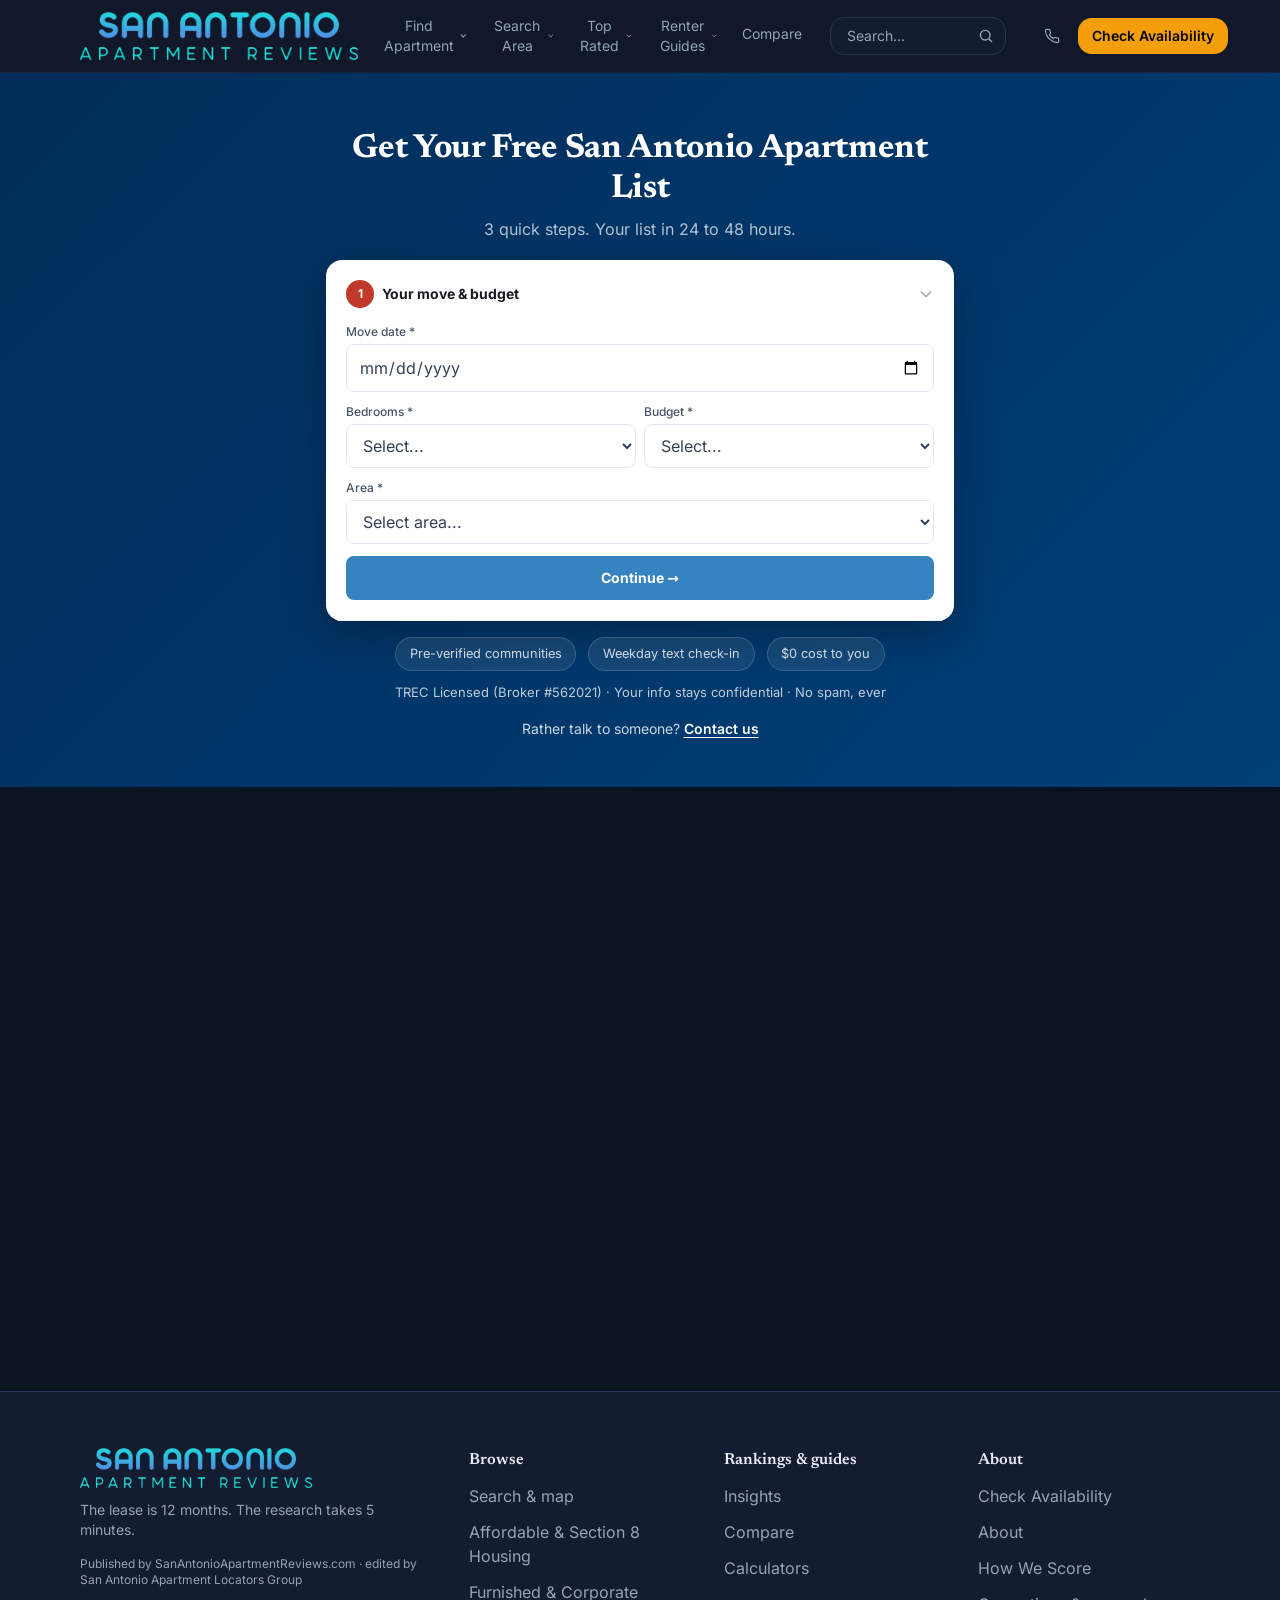
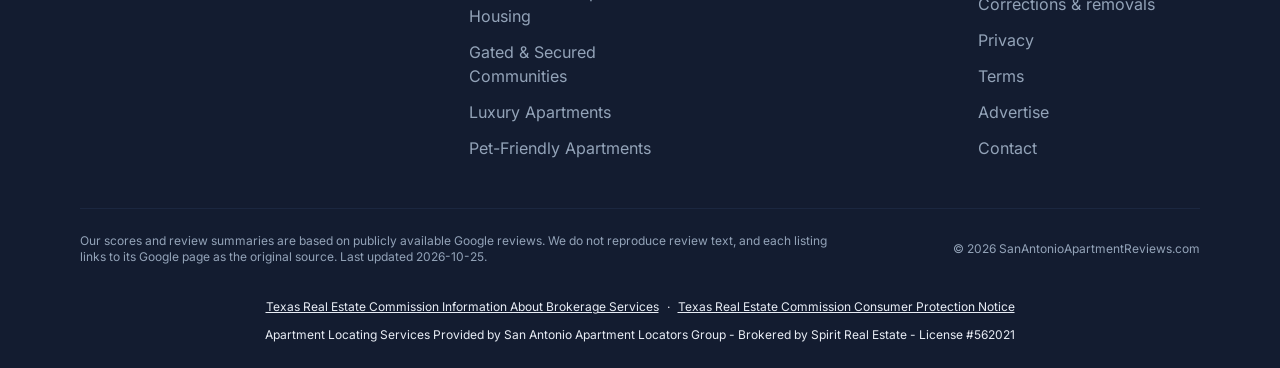
<file: index.html>
<!DOCTYPE html><html lang="en" data-preset="editorial" data-base="dark" data-hero="full-bleed" data-header="glass-overlay" data-cards="elevated" style="--lp-primary-50:246 250 254;--lp-primary-100:234 244 253;--lp-primary-200:209 231 250;--lp-primary-300:176 212 245;--lp-primary-400:131 188 238;--lp-primary-500:70 159 228;--lp-primary-600:55 133 192;--lp-primary-700:36 99 146;--lp-primary-800:30 88 132;--lp-primary-900:19 68 105;--lp-secondary-50:249 250 251;--lp-secondary-100:242 244 246;--lp-secondary-200:226 230 236;--lp-secondary-300:206 213 223;--lp-secondary-400:179 190 205;--lp-secondary-500:148 163 184;--lp-secondary-600:122 135 154;--lp-secondary-700:90 100 115;--lp-secondary-800:79 89 102;--lp-secondary-900:61 68 79;--lp-neutral-50:247 248 249;--lp-neutral-100:235 237 241;--lp-neutral-200:212 217 224;--lp-neutral-300:182 190 202;--lp-neutral-400:144 156 173;--lp-neutral-500:100 116 139;--lp-neutral-600:84 98 118;--lp-neutral-700:64 75 91;--lp-neutral-800:57 68 82;--lp-neutral-900:46 54 66;--lp-accent-50:255 250 245;--lp-accent-100:255 244 232;--lp-accent-200:254 231 205;--lp-accent-300:253 213 168;--lp-accent-400:250 189 115;--lp-accent-500:245 158 11;--lp-accent-600:205 130 0;--lp-accent-700:153 94 0;--lp-accent-800:137 82 0;--lp-accent-900:107 61 0;--lp-surface:11 18 32;--lp-surface-alt:17 26 46;--lp-surface-container:19 28 48;--lp-surface-container-high:27 39 64;--lp-on-surface:232 237 245;--lp-on-surface-variant:147 163 184;--lp-outline:42 54 80;--lp-outline-variant:27 39 64;--lp-accent:245 158 11;--lp-on-accent:0 0 0;--lp-brand:#469fe4;--lp-accent:#f59e0b;--lp-font:'Inter', system-ui, -apple-system, Segoe UI, Roboto, sans-serif;--lp-font-heading:'Newsreader', Georgia, serif;--lp-heading-weight:600;--lp-heading-tracking:-0.01em;--lp-text-display-desktop:48px;--lp-text-display-mobile:34px;--lp-text-display-tracking:-0.01em;--lp-text-h1-desktop:40px;--lp-text-h1-mobile:30px;--lp-text-h1-tracking:-0.01em;--lp-text-h2-desktop:28px;--lp-text-h2-mobile:23px;--lp-text-h2-tracking:0em;--lp-text-h3-desktop:22px;--lp-text-h3-mobile:19px;--lp-text-h3-tracking:0em;--lp-radius-sm:0.5rem;--lp-radius-md:1rem;--lp-radius-lg:1.5rem;--lp-radius-xl:2rem;--lp-radius-card:1.25rem;--lp-radius-btn:14px;--lp-radius-chip:9999px;--lp-shadow-card:0 8px 24px rgb(15 23 42 / 0.08);--lp-shadow-hover:0 16px 40px rgb(15 23 42 / 0.16);--lp-card-border:1px solid transparent;--lp-ghost-border:1px solid transparent;--lp-ghost-bg:rgb(var(--lp-surface-alt));--lp-ghost-bg-hover:rgb(var(--lp-surface-container-high));--lp-link-decoration:none;--lp-link-underline-color:transparent;--lp-signature:none;"> <head><script src="/sca-dropdown-validation.js"></script><script src="/guest-card-copy-v1.js"></script><meta charset="utf-8"><meta name="viewport" content="width=device-width, initial-scale=1"><title>Get Your San Antonio Apartment List | San Antonio Apartment Reviews</title><meta name="description" content="Tell us where in Greater San Antonio you want to live, your budget and your rental history. We build a free list of apartments that fit and send it by text and email."><meta name="robots" content="noindex, nofollow"><link rel="icon" href="/images/brand/favicon.png"><link rel="preload" href="/fonts/newsreader-latin.woff2" as="font" type="font/woff2" crossorigin><style>@font-face{font-family:'Inter';font-style:normal;font-weight:400 700;font-display:swap;src:url(/fonts/inter-cyrillic-ext.woff2) format('woff2');unicode-range:U+0460-052F, U+1C80-1C8A, U+20B4, U+2DE0-2DFF, U+A640-A69F, U+FE2E-FE2F}@font-face{font-family:'Inter';font-style:normal;font-weight:400 700;font-display:swap;src:url(/fonts/inter-cyrillic.woff2) format('woff2');unicode-range:U+0301, U+0400-045F, U+0490-0491, U+04B0-04B1, U+2116}@font-face{font-family:'Inter';font-style:normal;font-weight:400 700;font-display:swap;src:url(/fonts/inter-greek-ext.woff2) format('woff2');unicode-range:U+1F00-1FFF}@font-face{font-family:'Inter';font-style:normal;font-weight:400 700;font-display:swap;src:url(/fonts/inter-greek.woff2) format('woff2');unicode-range:U+0370-0377, U+037A-037F, U+0384-038A, U+038C, U+038E-03A1, U+03A3-03FF}@font-face{font-family:'Inter';font-style:normal;font-weight:400 700;font-display:swap;src:url(/fonts/inter-vietnamese.woff2) format('woff2');unicode-range:U+0102-0103, U+0110-0111, U+0128-0129, U+0168-0169, U+01A0-01A1, U+01AF-01B0, U+0300-0301, U+0303-0304, U+0308-0309, U+0323, U+0329, U+1EA0-1EF9, U+20AB}@font-face{font-family:'Inter';font-style:normal;font-weight:400 700;font-display:swap;src:url(/fonts/inter-latin-ext.woff2) format('woff2');unicode-range:U+0100-02BA, U+02BD-02C5, U+02C7-02CC, U+02CE-02D7, U+02DD-02FF, U+0304, U+0308, U+0329, U+1D00-1DBF, U+1E00-1E9F, U+1EF2-1EFF, U+2020, U+20A0-20AB, U+20AD-20C4, U+2113, U+2C60-2C7F, U+A720-A7FF}@font-face{font-family:'Inter';font-style:normal;font-weight:400 700;font-display:swap;src:url(/fonts/inter-latin.woff2) format('woff2');unicode-range:U+0000-00FF, U+0131, U+0152-0153, U+02BB-02BC, U+02C6, U+02DA, U+02DC, U+0304, U+0308, U+0329, U+2000-206F, U+20AC, U+2122, U+2191, U+2193, U+2212, U+2215, U+FEFF, U+FFFD}@font-face{font-family:'Newsreader';font-style:normal;font-weight:400 700;font-display:swap;src:url(/fonts/newsreader-vietnamese.woff2) format('woff2');unicode-range:U+0102-0103, U+0110-0111, U+0128-0129, U+0168-0169, U+01A0-01A1, U+01AF-01B0, U+0300-0301, U+0303-0304, U+0308-0309, U+0323, U+0329, U+1EA0-1EF9, U+20AB}@font-face{font-family:'Newsreader';font-style:normal;font-weight:400 700;font-display:swap;src:url(/fonts/newsreader-latin-ext.woff2) format('woff2');unicode-range:U+0100-02BA, U+02BD-02C5, U+02C7-02CC, U+02CE-02D7, U+02DD-02FF, U+0304, U+0308, U+0329, U+1D00-1DBF, U+1E00-1E9F, U+1EF2-1EFF, U+2020, U+20A0-20AB, U+20AD-20C4, U+2113, U+2C60-2C7F, U+A720-A7FF}@font-face{font-family:'Newsreader';font-style:normal;font-weight:400 700;font-display:swap;src:url(/fonts/newsreader-latin.woff2) format('woff2');unicode-range:U+0000-00FF, U+0131, U+0152-0153, U+02BB-02BC, U+02C6, U+02DA, U+02DC, U+0304, U+0308, U+0329, U+2000-206F, U+20AC, U+2122, U+2191, U+2193, U+2212, U+2215, U+FEFF, U+FFFD}body{font-family:var(--lp-font)}</style><link rel="stylesheet" href="/_astro/_slug_.DKleUQVp.css">
<link rel="stylesheet" href="/_astro/_slug_.DHAsNsK3.css"><link rel="stylesheet" href="/css/form.css"><style>#step1,#step2,#step3{scroll-margin-top:112px}.bca .sas-card{color-scheme:light}.bca .sas-card input:not([type=checkbox]),.bca .sas-card select{background-color:#fff;color:#334155}@media (max-width:767px){header.lp-site-header img{height:auto;max-width:calc(100vw - 96px)}}</style><script>
function saVis(el){return !!(el.offsetWidth||el.offsetHeight||el.getClientRects().length);}
function saReveal(el){var n=el;while(n&&n!==document.body){if(n.classList&&n.classList.contains('hidden'))n.classList.remove('hidden');if(n.style&&n.style.display==='none')n.style.display='';if(/^body[123]$/.test(n.id)){document.querySelector('[aria-controls="'+n.id+'"]')?.setAttribute('aria-expanded','true');document.getElementById('arrow'+n.id.slice(-1))?.classList.remove('rotate-180')}n=n.parentNode;}}
function saClear(el){el.style.outline='';el.style.outlineOffset='';el.removeAttribute('aria-invalid');
var h=el.type==='checkbox'?(el.closest('label')||el.parentNode):el.parentNode;
if(h){var m=h.querySelector('.sa-errmsg');if(m){if(m.remove)m.remove();else m.parentNode.removeChild(m);}}}
function saMark(el,msg){el.style.outline='2px solid #dc2626';el.style.outlineOffset='2px';
el.setAttribute('aria-invalid','true');
var h=el.type==='checkbox'?(el.closest('label')||el.parentNode):el.parentNode;
if(h&&!h.querySelector('.sa-errmsg')){var s=document.createElement('p');s.className='sa-errmsg';
s.setAttribute('role','alert');s.style.cssText='color:#dc2626;font-size:12px;font-weight:600;margin-top:4px';
s.textContent=msg;h.appendChild(s);}
if(!el.dataset.saBound){el.dataset.saBound='1';
['input','change'].forEach(function(ev){el.addEventListener(ev,function(){saClear(el);});});}}
function saValidate(f){var bad=null,n=0;
f.querySelectorAll('input,select,textarea').forEach(function(el){
if(el.disabled||el.type==='hidden')return;
var empty=(el.required&&(el.type==='checkbox'?!el.checked:!String(el.value||'').trim()))||(el.value&&!el.validity.valid);
if(empty&&el.type!=='checkbox'&&!saVis(el))saReveal(el);/* a required answer must never submit blank */
if(empty){n++;if(!bad)bad=el;
saMark(el,el.type==='checkbox'?'Please read the consent and check the \u2018I agree\u2019 box.':el.validity.typeMismatch?'Please enter a valid email address.':'Please complete this field with a valid answer.');}
else{saClear(el);}});
if(bad){try{bad.scrollIntoView({behavior:'smooth',block:'center'});}catch(e){}
try{bad.focus({preventScroll:true});}catch(e){try{bad.focus();}catch(e2){}}
return false;}
return true;}
document.addEventListener('submit',function(e){
var f=e.target;
if(f&&f.id==='sa-form'&&!saValidate(f)){e.preventDefault();e.stopImmediatePropagation();
f.removeAttribute('data-sa-sent');}
},true);
</script><style>.sas-wrap{display:flex;flex-direction:column}.sas-card{order:1}.sas-chips{order:2;margin:1rem 0 0!important}.sas-after{order:3}</style><style>button[onclick^="advanceStep"],#main button.w-full.font-bold.py-4{background:#3785c0!important;border-color:#3785c0!important;color:#fff!important}button[onclick^="advanceStep"]:hover,#main button.w-full.font-bold.py-4:hover{filter:brightness(.92)}</style></head><body class="min-h-screen flex flex-col"><header class="lp-site-header sticky top-0 z-40 border-b border-outline/40 bg-surface-container/70 backdrop-blur-xl"> <div class="mx-auto flex max-w-6xl items-center justify-between gap-6 px-4 py-3"> <a href="https://sanantonioapartmentreviews.com/" class="flex shrink-0 items-center gap-2"> <img src="/images/brand/logo.png" alt="Greater San Antonio Apartment Complex Guide" class="h-12 w-auto">  </a>  <nav class="hidden items-center gap-6 md:flex" aria-label="Primary">  <div class="relative group"> <button type="button" class="inline-flex items-center gap-1 border-b-2 pb-0.5 text-sm transition-colors border-transparent text-on-surface-variant hover:text-primary-600" aria-haspopup="true">Find Apartment <svg class="h-3 w-3" viewBox="0 0 12 12" fill="none" aria-hidden="true"><path d="M3 4.5 6 7.5 9 4.5" stroke="currentColor" stroke-width="1.5" stroke-linecap="round" stroke-linejoin="round"/></svg></button> <div class="lp-menu invisible absolute left-0 top-full z-30 max-h-[70vh] min-w-[16rem] overflow-y-auto p-2 opacity-0 transition-opacity duration-150 group-hover:visible group-hover:opacity-100 group-focus-within:visible group-focus-within:opacity-100"> <a href="https://sanantonioapartmentreviews.com/browse/" class="flex items-center justify-between rounded-btn px-3 py-2 text-sm font-semibold text-primary-600 hover:bg-primary-50">Search &amp; map <span aria-hidden="true">&rarr;</span></a> <div class="my-1 border-t border-outline-variant"></div> <a href="https://sanantonioapartmentreviews.com/category/affordable-housing/" class="block rounded-btn px-3 py-2 text-sm text-on-surface-variant hover:bg-surface-alt hover:text-primary-700">Affordable &amp; Section 8 Housing</a><a href="https://sanantonioapartmentreviews.com/category/furnished-corporate/" class="block rounded-btn px-3 py-2 text-sm text-on-surface-variant hover:bg-surface-alt hover:text-primary-700">Furnished &amp; Corporate Housing</a><a href="https://sanantonioapartmentreviews.com/category/gated-community/" class="block rounded-btn px-3 py-2 text-sm text-on-surface-variant hover:bg-surface-alt hover:text-primary-700">Gated &amp; Secured Communities</a><a href="https://sanantonioapartmentreviews.com/category/luxury-apartments/" class="block rounded-btn px-3 py-2 text-sm text-on-surface-variant hover:bg-surface-alt hover:text-primary-700">Luxury Apartments</a><a href="https://sanantonioapartmentreviews.com/category/pet-friendly-apartments/" class="block rounded-btn px-3 py-2 text-sm text-on-surface-variant hover:bg-surface-alt hover:text-primary-700">Pet-Friendly Apartments</a><a href="https://sanantonioapartmentreviews.com/category/senior-apartments/" class="block rounded-btn px-3 py-2 text-sm text-on-surface-variant hover:bg-surface-alt hover:text-primary-700">Senior Living Apartments</a><a href="https://sanantonioapartmentreviews.com/category/student-apartments/" class="block rounded-btn px-3 py-2 text-sm text-on-surface-variant hover:bg-surface-alt hover:text-primary-700">Student Housing</a>  </div> </div>  <div class="relative group"> <button type="button" class="inline-flex items-center gap-1 border-b-2 pb-0.5 text-sm transition-colors border-transparent text-on-surface-variant hover:text-primary-600" aria-haspopup="true">Search Area <svg class="h-3 w-3" viewBox="0 0 12 12" fill="none" aria-hidden="true"><path d="M3 4.5 6 7.5 9 4.5" stroke="currentColor" stroke-width="1.5" stroke-linecap="round" stroke-linejoin="round"/></svg></button> <div class="lp-menu invisible absolute left-0 top-full z-30 max-h-[70vh] min-w-[16rem] overflow-y-auto p-2 opacity-0 transition-opacity duration-150 group-hover:visible group-hover:opacity-100 group-focus-within:visible group-focus-within:opacity-100"> <a href="https://sanantonioapartmentreviews.com/san-antonio-tx/" class="block rounded-btn px-3 py-2 text-sm text-on-surface-variant hover:bg-surface-alt hover:text-primary-700">San Antonio, TX</a><a href="https://sanantonioapartmentreviews.com/leon-valley/" class="block rounded-btn px-3 py-2 text-sm text-on-surface-variant hover:bg-surface-alt hover:text-primary-700">Leon Valley</a> <div class="my-1 border-t border-outline-variant"></div> <a href="https://sanantonioapartmentreviews.com/locations/" class="flex items-center justify-between rounded-btn px-3 py-2 text-sm font-semibold text-primary-600 hover:bg-primary-50">All locations <span aria-hidden="true">&rarr;</span></a> </div> </div>    <div class="relative group"> <button type="button" class="inline-flex items-center gap-1 border-b-2 pb-0.5 text-sm transition-colors border-transparent text-on-surface-variant hover:text-primary-600" aria-haspopup="true">Top Rated <svg class="h-3 w-3" viewBox="0 0 12 12" fill="none" aria-hidden="true"><path d="M3 4.5 6 7.5 9 4.5" stroke="currentColor" stroke-width="1.5" stroke-linecap="round" stroke-linejoin="round"/></svg></button> <div class="lp-menu invisible absolute left-0 top-full z-30 max-h-[70vh] min-w-[16rem] overflow-y-auto p-2 opacity-0 transition-opacity duration-150 group-hover:visible group-hover:opacity-100 group-focus-within:visible group-focus-within:opacity-100"> <a href="https://sanantonioapartmentreviews.com/san-antonio-tx/best/apartment-complexes/" class="block rounded-btn px-3 py-2 text-sm text-on-surface-variant hover:bg-surface-alt hover:text-primary-700">Best Apartments in San Antonio</a> <div class="my-1 border-t border-outline-variant"></div> <a href="https://sanantonioapartmentreviews.com/best/" class="flex items-center justify-between rounded-btn px-3 py-2 text-sm font-semibold text-primary-600 hover:bg-primary-50">All rankings <span aria-hidden="true">&rarr;</span></a> </div> </div>  <div class="relative group"> <button type="button" class="inline-flex items-center gap-1 border-b-2 pb-0.5 text-sm transition-colors border-transparent text-on-surface-variant hover:text-primary-600" aria-haspopup="true">Renter Guides <svg class="h-3 w-3" viewBox="0 0 12 12" fill="none" aria-hidden="true"><path d="M3 4.5 6 7.5 9 4.5" stroke="currentColor" stroke-width="1.5" stroke-linecap="round" stroke-linejoin="round"/></svg></button> <div class="lp-menu invisible absolute left-0 top-full z-30 max-h-[70vh] min-w-[16rem] overflow-y-auto p-2 opacity-0 transition-opacity duration-150 group-hover:visible group-hover:opacity-100 group-focus-within:visible group-focus-within:opacity-100"> <a href="https://sanantonioapartmentreviews.com/guide/" class="block rounded-btn px-3 py-2 text-sm text-on-surface-variant hover:bg-surface-alt hover:text-primary-700">Insights</a><a href="https://sanantonioapartmentreviews.com/tools/" class="block rounded-btn px-3 py-2 text-sm text-on-surface-variant hover:bg-surface-alt hover:text-primary-700">Calculators</a><a href="https://sanantonioapartmentreviews.com/resources/" class="block rounded-btn px-3 py-2 text-sm text-on-surface-variant hover:bg-surface-alt hover:text-primary-700">Links</a><a href="https://sanantonioapartmentreviews.com/glossary/" class="block rounded-btn px-3 py-2 text-sm text-on-surface-variant hover:bg-surface-alt hover:text-primary-700">Terms</a> </div> </div> <a href="https://sanantonioapartmentreviews.com/compare/" class="inline-flex items-center gap-1 border-b-2 pb-0.5 text-sm transition-colors border-transparent text-on-surface-variant hover:text-primary-600">Compare</a> <form action="https://sanantonioapartmentreviews.com/browse/" method="get" role="search" class="relative ml-1"> <label class="sr-only" for="lp-nav-search">Search businesses</label> <input id="lp-nav-search" type="search" name="q" placeholder="Search…" class="lp-input w-44 py-2 pl-4 pr-9 text-sm"> <svg class="pointer-events-none absolute right-3 top-1/2 h-4 w-4 -translate-y-1/2 text-on-surface-variant" viewBox="0 0 20 20" fill="none" aria-hidden="true"><circle cx="9" cy="9" r="6" stroke="currentColor" stroke-width="1.8"></circle><path d="m14 14 3 3" stroke="currentColor" stroke-width="1.8" stroke-linecap="round"></path></svg> </form> <div class="ml-1 flex items-center gap-2"> <a href="tel:210-729-7713" aria-label="Call" class="flex h-9 w-9 items-center justify-center rounded-full text-on-surface-variant transition-colors hover:bg-surface-alt hover:text-primary-600"> <svg class="h-4 w-4" viewBox="0 0 24 24" fill="none" stroke="currentColor" stroke-width="1.8" stroke-linecap="round" stroke-linejoin="round" aria-hidden="true"><path d="M22 16.92v3a2 2 0 0 1-2.18 2 19.79 19.79 0 0 1-8.63-3.07 19.5 19.5 0 0 1-6-6 19.79 19.79 0 0 1-3.07-8.67A2 2 0 0 1 4.11 2h3a2 2 0 0 1 2 1.72c.13.96.36 1.9.7 2.81a2 2 0 0 1-.45 2.11L8.09 9.91a16 16 0 0 0 6 6l1.27-1.27a2 2 0 0 1 2.11-.45c.9.34 1.85.57 2.81.7A2 2 0 0 1 22 16.92Z"></path></svg> </a>  <a href="/" rel="noopener nofollow" class="lp-accent-bg text-on-accent whitespace-nowrap rounded-btn px-3.5 py-2 text-sm font-semibold">Check Availability</a> </div> </nav>  <details class="lp-mnav md:hidden"> <summary class="lp-btn-ghost flex cursor-pointer list-none p-2 text-on-surface-variant" aria-label="Menu"> <svg class="lp-mnav-burger h-5 w-5" viewBox="0 0 24 24" fill="none" aria-hidden="true"><path d="M4 7h16M4 12h16M4 17h16" stroke="currentColor" stroke-width="1.8" stroke-linecap="round"></path></svg> <svg class="lp-mnav-close hidden h-5 w-5" viewBox="0 0 24 24" fill="none" aria-hidden="true"><path d="m6 6 12 12M18 6 6 18" stroke="currentColor" stroke-width="1.8" stroke-linecap="round"></path></svg> <span class="sr-only">Menu</span> </summary> <div class="lp-mnav-panel absolute inset-x-0 top-full z-40 overflow-y-auto overscroll-contain border-t border-outline bg-surface-container"> <div class="mx-auto max-w-6xl px-4 pb-8 pt-4"> <form action="https://sanantonioapartmentreviews.com/browse/" method="get" role="search" class="relative mb-2"> <label class="sr-only" for="lp-mnav-search">Search businesses</label> <input id="lp-mnav-search" type="search" name="q" placeholder="Search businesses…" class="lp-input w-full py-3 pl-4 pr-11 text-base"> <svg class="pointer-events-none absolute right-4 top-1/2 h-5 w-5 -translate-y-1/2 text-on-surface-variant" viewBox="0 0 20 20" fill="none" aria-hidden="true"><circle cx="9" cy="9" r="6" stroke="currentColor" stroke-width="1.8"></circle><path d="m14 14 3 3" stroke="currentColor" stroke-width="1.8" stroke-linecap="round"></path></svg> </form> <div class="mb-3 flex gap-2"> <a href="/" rel="noopener nofollow" class="lp-accent-bg text-on-accent flex-1 rounded-btn px-4 py-3 text-center text-base font-semibold">Check Availability</a> <a href="tel:210-729-7713" class="flex items-center justify-center rounded-btn border border-outline px-4 py-3 text-base font-medium text-on-surface">Call</a> </div> <nav class="divide-y divide-outline-variant" aria-label="Mobile"> <a href="https://sanantonioapartmentreviews.com/" class="flex items-center px-1 py-3 text-base font-medium text-on-surface">Home</a> <a href="https://sanantonioapartmentreviews.com/browse/" class="flex items-center px-1 py-3 text-base font-medium text-on-surface">Browse &amp; map</a> <details class="lp-mnav-group"> <summary class="flex cursor-pointer list-none items-center justify-between px-1 py-3 text-base font-medium text-on-surface">Find Apartment <svg class="lp-mnav-chev h-4 w-4 shrink-0 text-on-surface-variant transition-transform duration-150" viewBox="0 0 12 12" fill="none" aria-hidden="true"><path d="M3 4.5 6 7.5 9 4.5" stroke="currentColor" stroke-width="1.5" stroke-linecap="round" stroke-linejoin="round"/></svg></summary> <div class="pb-3"> <a href="https://sanantonioapartmentreviews.com/category/affordable-housing/" class="block rounded-btn px-3 py-2.5 text-[15px] text-on-surface-variant hover:bg-surface-alt hover:text-primary-700">Affordable &amp; Section 8 Housing</a><a href="https://sanantonioapartmentreviews.com/category/furnished-corporate/" class="block rounded-btn px-3 py-2.5 text-[15px] text-on-surface-variant hover:bg-surface-alt hover:text-primary-700">Furnished &amp; Corporate Housing</a><a href="https://sanantonioapartmentreviews.com/category/gated-community/" class="block rounded-btn px-3 py-2.5 text-[15px] text-on-surface-variant hover:bg-surface-alt hover:text-primary-700">Gated &amp; Secured Communities</a><a href="https://sanantonioapartmentreviews.com/category/luxury-apartments/" class="block rounded-btn px-3 py-2.5 text-[15px] text-on-surface-variant hover:bg-surface-alt hover:text-primary-700">Luxury Apartments</a><a href="https://sanantonioapartmentreviews.com/category/pet-friendly-apartments/" class="block rounded-btn px-3 py-2.5 text-[15px] text-on-surface-variant hover:bg-surface-alt hover:text-primary-700">Pet-Friendly Apartments</a><a href="https://sanantonioapartmentreviews.com/category/senior-apartments/" class="block rounded-btn px-3 py-2.5 text-[15px] text-on-surface-variant hover:bg-surface-alt hover:text-primary-700">Senior Living Apartments</a><a href="https://sanantonioapartmentreviews.com/category/student-apartments/" class="block rounded-btn px-3 py-2.5 text-[15px] text-on-surface-variant hover:bg-surface-alt hover:text-primary-700">Student Housing</a>  </div> </details> <details class="lp-mnav-group"> <summary class="flex cursor-pointer list-none items-center justify-between px-1 py-3 text-base font-medium text-on-surface">Search Area <svg class="lp-mnav-chev h-4 w-4 shrink-0 text-on-surface-variant transition-transform duration-150" viewBox="0 0 12 12" fill="none" aria-hidden="true"><path d="M3 4.5 6 7.5 9 4.5" stroke="currentColor" stroke-width="1.5" stroke-linecap="round" stroke-linejoin="round"/></svg></summary> <div class="pb-3"> <a href="https://sanantonioapartmentreviews.com/san-antonio-tx/" class="block rounded-btn px-3 py-2.5 text-[15px] text-on-surface-variant hover:bg-surface-alt hover:text-primary-700">San Antonio, TX</a><a href="https://sanantonioapartmentreviews.com/leon-valley/" class="block rounded-btn px-3 py-2.5 text-[15px] text-on-surface-variant hover:bg-surface-alt hover:text-primary-700">Leon Valley</a> <a href="https://sanantonioapartmentreviews.com/locations/" class="block rounded-btn px-3 py-2.5 text-[15px] font-semibold text-primary-600 hover:bg-surface-alt">All locations &rarr;</a> </div> </details>  <a href="https://sanantonioapartmentreviews.com/best/" class="flex items-center px-1 py-3 text-base font-medium text-on-surface">Top Rated</a> <details class="lp-mnav-group"> <summary class="flex cursor-pointer list-none items-center justify-between px-1 py-3 text-base font-medium text-on-surface">Renter Guides <svg class="lp-mnav-chev h-4 w-4 shrink-0 text-on-surface-variant transition-transform duration-150" viewBox="0 0 12 12" fill="none" aria-hidden="true"><path d="M3 4.5 6 7.5 9 4.5" stroke="currentColor" stroke-width="1.5" stroke-linecap="round" stroke-linejoin="round"/></svg></summary> <div class="pb-3"> <a href="https://sanantonioapartmentreviews.com/guide/" class="block rounded-btn px-3 py-2.5 text-[15px] text-on-surface-variant hover:bg-surface-alt hover:text-primary-700">Insights</a><a href="https://sanantonioapartmentreviews.com/tools/" class="block rounded-btn px-3 py-2.5 text-[15px] text-on-surface-variant hover:bg-surface-alt hover:text-primary-700">Calculators</a><a href="https://sanantonioapartmentreviews.com/resources/" class="block rounded-btn px-3 py-2.5 text-[15px] text-on-surface-variant hover:bg-surface-alt hover:text-primary-700">Links</a><a href="https://sanantonioapartmentreviews.com/glossary/" class="block rounded-btn px-3 py-2.5 text-[15px] text-on-surface-variant hover:bg-surface-alt hover:text-primary-700">Terms</a> </div> </details> <a href="https://sanantonioapartmentreviews.com/compare/" class="flex items-center px-1 py-3 text-base font-medium text-on-surface">Compare</a> </nav> </div> </div> </details> </div> </header>   <script>
  (function () {
    var h = document.querySelector('header.lp-site-header');
    if (!h) return;
    var setH = function () { document.documentElement.style.setProperty('--lp-header-h', h.offsetHeight + 'px'); };
    setH();
    window.addEventListener('resize', setH, { passive: true });
    var overlay = h.classList.contains('lp-header-overlay');
    var atTop = function () { h.classList.toggle('lp-at-top', window.scrollY < 60); };
    var m = h.querySelector('.lp-mnav');
    if (m) {
      m.addEventListener('toggle', function () {
        // Lock page scroll behind the sheet; over a photo hero, solidify the transparent header so
        // the nav row reads against the sheet, not the hero. atTop() restores it on close.
        document.documentElement.classList.toggle('lp-mnav-open', m.open);
        if (!overlay) return;
        if (m.open) h.classList.remove('lp-at-top'); else atTop();
      });
    }
    if (!overlay) return;
    atTop();
    window.addEventListener('scroll', atTop, { passive: true });
  })();
</script> <main id="main" class="flex-1 bca">
<style>/* Lead form near the top: the header is sticky, so no extra top padding. Phones: chips go below the form. */
.sas-hero{padding:3.5rem 0 3rem}
@media (max-width:1023px){.sas-hero{padding:1rem 0 2rem}.sas-wrap{display:flex;flex-direction:column}.sas-wrap>h1{font-size:1.6rem!important;margin-bottom:.2rem!important}.sas-sub{margin-bottom:.85rem!important;font-size:.95rem!important}.sas-card{order:1}.sas-chips{order:2;margin:1rem 0 0!important}.sas-after{order:3}}
</style>
<section class="sas-hero" style="background:linear-gradient(135deg,#002d59 0%,#003f78 100%)">
<div class="sas-wrap" style="max-width:660px;margin:0 auto;padding:0 1rem;width:100%">


 <h1 data-form-area-heading style="color:#fff;font-size:2.1rem;font-weight:800;text-align:center;line-height:1.2;margin:0 0 0.5rem">Get Your Free San Antonio Apartment List</h1>
 <p class="sas-sub" style="color:rgba(255,255,255,0.7);font-size:1rem;text-align:center;margin:0 0 1.25rem;line-height:1.4">3 quick steps. Your list in 24 to 48 hours.</p>


 <div class="sas-chips" style="display:flex;gap:0.75rem;justify-content:center;margin-bottom:1.25rem;flex-wrap:wrap">
 <span style="background:rgba(255,255,255,0.08);border:1px solid rgba(255,255,255,0.15);color:rgba(255,255,255,0.8);font-size:0.8rem;padding:0.4rem 0.85rem;border-radius:999px">Pre-verified communities</span>
 <span style="background:rgba(255,255,255,0.08);border:1px solid rgba(255,255,255,0.15);color:rgba(255,255,255,0.8);font-size:0.8rem;padding:0.4rem 0.85rem;border-radius:999px">Weekday text check-in</span>
 <span style="background:rgba(255,255,255,0.08);border:1px solid rgba(255,255,255,0.15);color:rgba(255,255,255,0.8);font-size:0.8rem;padding:0.4rem 0.85rem;border-radius:999px">$0 cost to you</span>
 </div>


 <div class="sas-card" style="background:#fff;border-radius:1rem;box-shadow:0 12px 40px rgba(0,0,0,0.3);overflow:hidden">
 <form method="POST" action="https://n8n.dentals.targetdial.co/webhook/NewWeb4" id="sa-form" novalidate>
<input type="hidden" name="referredBy" value="BROKER: Spirit Real Estate (TREC# 562021)">
<input type="hidden" name="city" value="San Antonio">
<input type="hidden" name="formId" value="sar-secure-form">
<input type="hidden" name="formTitle" value="San Antonio Apartment Reviews - Get Started">
<input type="hidden" name="sourceUrl" value="">

<div id="step1" class="p-5 border-b border-slate-100">
<button type="button" onclick="toggleStep(1)" class="w-full flex justify-between items-center" aria-expanded="false" aria-controls="body1">
<div class="flex items-center gap-2">
<span class="flex items-center justify-center w-7 h-7 rounded-full text-xs font-bold" style="background:#c0392b;color:#fff;width:1.75rem;height:1.75rem;border-radius:50%;display:inline-flex;align-items:center;justify-content:center;font-weight:700;font-size:0.75rem">1</span>
<span class="text-sm font-bold text-brand-black">Your move &amp; budget</span>
</div>
<svg id="arrow1" class="w-4 h-4 text-slate-400 transition-transform" fill="none" stroke="currentColor" viewBox="0 0 24 24"><path stroke-linecap="round" stroke-linejoin="round" stroke-width="2" d="M19 9l-7 7-7-7"/></svg>
</button>
<div id="body1" class="mt-4 space-y-3">
<div><label for="move-date" class="block text-xs font-medium text-slate-600 mb-1">Move date *</label><input id="move-date" type="date" name="moveDate" required class="w-full px-3 py-2.5 rounded-lg border border-slate-200 text-base text-slate-700"></div>
<div class="grid grid-cols-2 gap-2">
<div><label for="bedrooms" class="block text-xs font-medium text-slate-600 mb-1">Bedrooms *</label><select id="bedrooms" name="bedrooms" required class="w-full px-3 py-2.5 rounded-lg border border-slate-200 text-base text-slate-700"><option value="" disabled selected>Select...</option><option>Studio</option><option>1bd / 1ba</option><option>2bd / 1ba</option><option>2bd / 2ba</option><option>3bd / 2ba</option></select></div>
<div><label for="budget" class="block text-xs font-medium text-slate-600 mb-1">Budget *</label><select id="budget" name="budget" required class="w-full px-3 py-2.5 rounded-lg border border-slate-200 text-base text-slate-700"><option value="" disabled selected>Select...</option><option>$750 - $1,000</option><option>$1,000 - $1,250</option><option>$1,250 - $1,500</option><option>$1,500 - $1,750</option><option>$1,750 - $2,000</option><option>$2,000 - $2,500</option><option>$2,500 - $3,000</option><option>$3,000+</option></select></div>
</div>
<div><label for="sa-area" class="block text-xs font-medium text-slate-600 mb-1">Area *</label><select name="sanAntonioArea" id="sa-area" required class="w-full px-3 py-2.5 rounded-lg border border-slate-200 text-base text-slate-700"><option value="" disabled selected>Select area...</option><option value="not-sure">Not sure yet</option><option value="central">Central (Downtown, Alamo Heights, Pearl)</option><option value="northeast">Northeast (East of 281 / SAT Airport)</option><option value="stoneoak">Stone Oak (281 &amp; 1604)</option><option value="northcentral">North Central (Castle Hills, Shavano Park)</option><option value="lacantera">La Cantera / The Rim / Dominion</option><option value="utsa">UTSA</option><option value="medcenter">Medical Center</option><option value="northwest">Northwest (Leon Valley)</option><option value="west">West (Alamo Ranch, SeaWorld)</option><option value="lackland">Lackland AFB Area</option><option value="south">South (Brooks City, Southside)</option><option value="east">East (Live Oak, Converse, Randolph)</option></select></div>
<div id="hoods-central" class="hidden"><p class="text-xs text-slate-500 mb-1">Pick up to 4:</p><div class="grid grid-cols-2 gap-1 text-xs text-slate-600"><label class="flex items-center gap-1.5"><input type="checkbox" name="neighborhoods[]" value="Downtown"> Downtown</label><label class="flex items-center gap-1.5"><input type="checkbox" name="neighborhoods[]" value="Alamo Heights"> Alamo Heights</label><label class="flex items-center gap-1.5"><input type="checkbox" name="neighborhoods[]" value="Pearl Brewery"> Pearl</label><label class="flex items-center gap-1.5"><input type="checkbox" name="neighborhoods[]" value="Tobin Hill"> Tobin Hill</label><label class="flex items-center gap-1.5"><input type="checkbox" name="neighborhoods[]" value="Monte Vista"> Monte Vista</label><label class="flex items-center gap-1.5"><input type="checkbox" name="neighborhoods[]" value="Southtown"> Southtown</label></div></div>
<div id="hoods-northeast" class="hidden"><p class="text-xs text-slate-500 mb-1">Pick up to 4:</p><div class="grid grid-cols-2 gap-1 text-xs text-slate-600"><label class="flex items-center gap-1.5"><input type="checkbox" name="neighborhoods[]" value="NE Inner Loop"> NE Inner Loop</label><label class="flex items-center gap-1.5"><input type="checkbox" name="neighborhoods[]" value="Fort Sam Area"> Fort Sam</label><label class="flex items-center gap-1.5"><input type="checkbox" name="neighborhoods[]" value="Austin Hwy"> Austin Hwy</label><label class="flex items-center gap-1.5"><input type="checkbox" name="neighborhoods[]" value="SAT Airport"> SAT Airport</label><label class="flex items-center gap-1.5"><input type="checkbox" name="neighborhoods[]" value="281 Corridor"> 281 Corridor</label></div></div>
<div id="hoods-stoneoak" class="hidden"><p class="text-xs text-slate-500 mb-1">Pick up to 4:</p><div class="grid grid-cols-2 gap-1 text-xs text-slate-600"><label class="flex items-center gap-1.5"><input type="checkbox" name="neighborhoods[]" value="Stone Oak"> Stone Oak</label><label class="flex items-center gap-1.5"><input type="checkbox" name="neighborhoods[]" value="Timberwood Park"> Timberwood</label><label class="flex items-center gap-1.5"><input type="checkbox" name="neighborhoods[]" value="NW of 281/1604"> NW 281/1604</label><label class="flex items-center gap-1.5"><input type="checkbox" name="neighborhoods[]" value="NE of 281/1604"> NE 281/1604</label></div></div>
<div id="hoods-northcentral" class="hidden"><p class="text-xs text-slate-500 mb-1">Pick up to 4:</p><div class="grid grid-cols-2 gap-1 text-xs text-slate-600"><label class="flex items-center gap-1.5"><input type="checkbox" name="neighborhoods[]" value="Castle Hills"> Castle Hills</label><label class="flex items-center gap-1.5"><input type="checkbox" name="neighborhoods[]" value="Shavano Park"> Shavano Park</label><label class="flex items-center gap-1.5"><input type="checkbox" name="neighborhoods[]" value="Hollywood Park"> Hollywood Park</label><label class="flex items-center gap-1.5"><input type="checkbox" name="neighborhoods[]" value="Huebner/Bitters"> Huebner/Bitters</label></div></div>
<div id="hoods-lacantera" class="hidden"><p class="text-xs text-slate-500 mb-1">Pick up to 4:</p><div class="grid grid-cols-2 gap-1 text-xs text-slate-600"><label class="flex items-center gap-1.5"><input type="checkbox" name="neighborhoods[]" value="La Cantera"> La Cantera</label><label class="flex items-center gap-1.5"><input type="checkbox" name="neighborhoods[]" value="The Rim"> The Rim</label><label class="flex items-center gap-1.5"><input type="checkbox" name="neighborhoods[]" value="Dominion"> Dominion</label><label class="flex items-center gap-1.5"><input type="checkbox" name="neighborhoods[]" value="Six Flags"> Six Flags</label></div></div>
<div id="hoods-utsa" class="hidden"><p class="text-xs text-slate-500 mb-1">Pick up to 4:</p><div class="grid grid-cols-2 gap-1 text-xs text-slate-600"><label class="flex items-center gap-1.5"><input type="checkbox" name="neighborhoods[]" value="UTSA Campus"> UTSA Campus</label><label class="flex items-center gap-1.5"><input type="checkbox" name="neighborhoods[]" value="N of 1604"> N of 1604</label><label class="flex items-center gap-1.5"><input type="checkbox" name="neighborhoods[]" value="S of 1604"> S of 1604</label><label class="flex items-center gap-1.5"><input type="checkbox" name="neighborhoods[]" value="E of I-10"> E of I-10</label></div></div>
<div id="hoods-medcenter" class="hidden"><p class="text-xs text-slate-500 mb-1">Pick up to 4:</p><div class="grid grid-cols-2 gap-1 text-xs text-slate-600"><label class="flex items-center gap-1.5"><input type="checkbox" name="neighborhoods[]" value="Medical Center"> Med Center</label><label class="flex items-center gap-1.5"><input type="checkbox" name="neighborhoods[]" value="N of Med Center"> North</label><label class="flex items-center gap-1.5"><input type="checkbox" name="neighborhoods[]" value="S of Med Center"> South</label><label class="flex items-center gap-1.5"><input type="checkbox" name="neighborhoods[]" value="E of Med Center"> East</label><label class="flex items-center gap-1.5"><input type="checkbox" name="neighborhoods[]" value="W of Med Center"> West</label></div></div>
<div id="hoods-northwest" class="hidden"><p class="text-xs text-slate-500 mb-1">Pick up to 4:</p><div class="grid grid-cols-2 gap-1 text-xs text-slate-600"><label class="flex items-center gap-1.5"><input type="checkbox" name="neighborhoods[]" value="Leon Valley"> Leon Valley</label><label class="flex items-center gap-1.5"><input type="checkbox" name="neighborhoods[]" value="Brauns Farm"> Braun's Farm</label><label class="flex items-center gap-1.5"><input type="checkbox" name="neighborhoods[]" value="Bandera Rd"> Bandera Rd</label></div></div>
<div id="hoods-west" class="hidden"><p class="text-xs text-slate-500 mb-1">Pick up to 4:</p><div class="grid grid-cols-2 gap-1 text-xs text-slate-600"><label class="flex items-center gap-1.5"><input type="checkbox" name="neighborhoods[]" value="Alamo Ranch"> Alamo Ranch</label><label class="flex items-center gap-1.5"><input type="checkbox" name="neighborhoods[]" value="SeaWorld"> SeaWorld</label><label class="flex items-center gap-1.5"><input type="checkbox" name="neighborhoods[]" value="Westover Hills"> Westover Hills</label></div></div>
<div id="hoods-lackland" class="hidden"><p class="text-xs text-slate-500 mb-1">Pick up to 4:</p><div class="grid grid-cols-2 gap-1 text-xs text-slate-600"><label class="flex items-center gap-1.5"><input type="checkbox" name="neighborhoods[]" value="Lackland AFB"> Lackland AFB</label><label class="flex items-center gap-1.5"><input type="checkbox" name="neighborhoods[]" value="N of Lackland"> North</label><label class="flex items-center gap-1.5"><input type="checkbox" name="neighborhoods[]" value="S of Lackland"> South</label><label class="flex items-center gap-1.5"><input type="checkbox" name="neighborhoods[]" value="E of Lackland"> East</label></div></div>
<div id="hoods-south" class="hidden"><p class="text-xs text-slate-500 mb-1">Pick up to 4:</p><div class="grid grid-cols-2 gap-1 text-xs text-slate-600"><label class="flex items-center gap-1.5"><input type="checkbox" name="neighborhoods[]" value="Brooks City"> Brooks City</label><label class="flex items-center gap-1.5"><input type="checkbox" name="neighborhoods[]" value="Southeast"> Southeast</label><label class="flex items-center gap-1.5"><input type="checkbox" name="neighborhoods[]" value="I-37"> I-37</label><label class="flex items-center gap-1.5"><input type="checkbox" name="neighborhoods[]" value="I-35"> I-35</label></div></div>
<div id="hoods-east" class="hidden"><p class="text-xs text-slate-500 mb-1">Pick up to 4:</p><div class="grid grid-cols-2 gap-1 text-xs text-slate-600"><label class="flex items-center gap-1.5"><input type="checkbox" name="neighborhoods[]" value="Live Oak"> Live Oak</label><label class="flex items-center gap-1.5"><input type="checkbox" name="neighborhoods[]" value="Universal City"> Universal City</label><label class="flex items-center gap-1.5"><input type="checkbox" name="neighborhoods[]" value="Converse"> Converse</label><label class="flex items-center gap-1.5"><input type="checkbox" name="neighborhoods[]" value="Randolph AFB"> Randolph AFB</label></div></div>
<button type="button" onclick="advanceStep(2)" class="w-full font-bold py-3 rounded-lg text-sm mt-3" style="background:#c0392b;color:#fff;border:none;cursor:pointer">Continue →</button>
</div>
</div>

<div id="step2" class="p-5 border-b border-slate-100" style="display:none">
<button type="button" onclick="toggleStep(2)" class="w-full flex justify-between items-center" aria-expanded="false" aria-controls="body2">
<div class="flex items-center gap-2">

<span class="text-sm font-bold text-brand-black">Your rental situation</span>
</div>
<svg id="arrow2" class="w-4 h-4 text-slate-400 transition-transform rotate-180" fill="none" stroke="currentColor" viewBox="0 0 24 24"><path stroke-linecap="round" stroke-linejoin="round" stroke-width="2" d="M19 9l-7 7-7-7"/></svg>
</button>
<div id="body2" class="mt-4 space-y-3 hidden">
<div><label for="sa-rental" class="block text-xs font-medium text-slate-600 mb-1">Rental issues *</label><select name="rentalIssues" id="sa-rental" required class="w-full px-3 py-2.5 rounded-lg border border-slate-200 text-base text-slate-700"><option value="" disabled selected>Select...</option><option value="none">No rental issues!</option><option value="first time">1st Time Renter</option><option value="broken-lease">Broken Lease</option><option value="property-debt">Property Debt</option><option value="eviction">Eviction</option></select></div>
<div id="sa-bl" class="hidden grid grid-cols-2 gap-2"><div><label for="how-long-ago" class="block text-xs text-slate-500 mb-1">How long ago?</label><select data-cond-required id="how-long-ago" name="brokenLease" class="w-full px-3 py-2 rounded-lg border border-slate-200 text-base text-slate-700"><option value="" disabled selected>Select</option><option>0 - 1 years ago</option><option>1 - 2 years ago</option><option>3 - 5 years ago</option><option>5+ years or longer</option></select></div><div><label for="debt-owed" class="block text-xs text-slate-500 mb-1">Debt owed?</label><select data-cond-required id="debt-owed" name="brokenLeaseDebt" class="w-full px-3 py-2 rounded-lg border border-slate-200 text-base text-slate-700"><option value="" disabled selected>Select</option><option>Zero balance</option><option>$1 - $1,000</option><option>$1,000 - $2,500</option><option>$2,500 - $5,000</option><option>$5,001+</option><option>Payment plan</option></select></div></div>
<div id="sa-ev" class="hidden grid grid-cols-2 gap-2"><div><label for="how-long-ago-2" class="block text-xs text-slate-500 mb-1">How long ago?</label><select data-cond-required id="how-long-ago-2" name="eviction" class="w-full px-3 py-2 rounded-lg border border-slate-200 text-base text-slate-700"><option value="" disabled selected>Select</option><option>0 - 1 years ago</option><option>1 - 2 years ago</option><option>3 - 5 years ago</option><option>5+ years ago</option></select></div><div><label for="debt-owed-2" class="block text-xs text-slate-500 mb-1">Debt owed?</label><select data-cond-required id="debt-owed-2" name="evictionDebt" class="w-full px-3 py-2 rounded-lg border border-slate-200 text-base text-slate-700"><option value="" disabled selected>Select</option><option>Zero balance</option><option>$1 - $1,000</option><option>$1,000 - $2,500</option><option>$2,500 - $5,000</option><option>$5,001+</option><option>Payment plan</option></select></div></div>
<div id="sa-pd" class="hidden grid grid-cols-2 gap-2"><div><label for="amount" class="block text-xs text-slate-500 mb-1">Amount?</label><select data-cond-required id="amount" name="propertyDebt" class="w-full px-3 py-2 rounded-lg border border-slate-200 text-base text-slate-700"><option value="" disabled selected>Select</option><option>Zero balance</option><option>$1 - $1,000</option><option>$1,000 - $2,500</option><option>$2,500 - $5,000</option><option>$5,001+</option></select></div><div><label for="plan" class="block text-xs text-slate-500 mb-1">Plan?</label><select data-cond-required id="plan" name="activeDebt" class="w-full px-3 py-2 rounded-lg border border-slate-200 text-base text-slate-700"><option value="" disabled selected>Select</option><option>ON a payment plan</option><option>NOT on a payment plan</option></select></div></div>
<div><label for="sa-bg" class="block text-xs font-medium text-slate-600 mb-1">Background *</label><select name="backgroundIssues" id="sa-bg" required class="w-full px-3 py-2.5 rounded-lg border border-slate-200 text-base text-slate-700"><option value="" disabled selected>Select...</option><option value="clean">No issues</option><option value="felony">Felony</option><option value="misdemeanor">Misdemeanor</option></select></div>
<div id="sa-fel" class="hidden"><select data-cond-required name="felonyDetails" aria-label="Felony: how long ago" class="w-full px-3 py-2 rounded-lg border border-slate-200 text-base text-slate-700"><option value="" disabled selected>Felony details...</option><option>0-7 years ago</option><option>7+ years old</option><option>Deferred adjudication</option><option>DWI/DUI</option></select></div>
<div id="sa-mis" class="hidden"><select data-cond-required name="misdemeanorDetails" aria-label="Misdemeanor: how long ago" class="w-full px-3 py-2 rounded-lg border border-slate-200 text-base text-slate-700"><option value="" disabled selected>Misdemeanor details...</option><option>0 - 7 years ago</option><option>7+ years ago</option><option>DUI/DWI</option></select></div>
<div class="grid grid-cols-2 gap-2"><div><label for="credit" class="block text-xs font-medium text-slate-600 mb-1">Credit *</label><select id="credit" name="creditScore" required class="w-full px-3 py-2.5 rounded-lg border border-slate-200 text-base text-slate-700"><option value="" disabled selected>Select...</option><option>Best (600+)</option><option>Better (550+)</option><option>Good (below 550)</option><option>No credit</option></select></div><div><label for="monthly-income" class="block text-xs font-medium text-slate-600 mb-1">Monthly income *</label><input id="monthly-income" type="number" name="income" required placeholder="$" class="w-full px-3 py-2.5 rounded-lg border border-slate-200 text-base text-slate-700"></div></div>
<button type="button" onclick="advanceStep(3)" class="w-full font-bold py-3 rounded-lg text-sm mt-3" style="background:#c0392b;color:#fff;border:none;cursor:pointer">Continue →</button>
</div>
</div>

<div id="step3" class="p-5" style="display:none">
<button type="button" onclick="toggleStep(3)" class="w-full flex justify-between items-center" aria-expanded="false" aria-controls="body3">
<div class="flex items-center gap-2">

<span class="text-sm font-bold text-brand-black">Where we send your list</span>
</div>
<svg id="arrow3" class="w-4 h-4 text-slate-400 transition-transform rotate-180" fill="none" stroke="currentColor" viewBox="0 0 24 24"><path stroke-linecap="round" stroke-linejoin="round" stroke-width="2" d="M19 9l-7 7-7-7"/></svg>
</button>
<div id="body3" class="mt-4 space-y-3 hidden">
<div class="grid grid-cols-2 gap-2"><div><label for="first-name" class="block text-xs font-medium text-slate-600 mb-1">First name *</label><input id="first-name" type="text" name="firstName" required class="w-full px-3 py-2.5 rounded-lg border border-slate-200 text-base text-slate-700" autocomplete="given-name" enterkeyhint="next"></div><div><label for="last-name" class="block text-xs font-medium text-slate-600 mb-1">Last name *</label><input id="last-name" type="text" name="lastName" required class="w-full px-3 py-2.5 rounded-lg border border-slate-200 text-base text-slate-700" autocomplete="family-name" enterkeyhint="next"></div></div>
<div><label for="phone" class="block text-xs font-medium text-slate-600 mb-1">Phone *</label><input id="phone" type="tel" name="phone" required placeholder="###-###-####" class="w-full px-3 py-2.5 rounded-lg border border-slate-200 text-base text-slate-700" autocomplete="tel" enterkeyhint="next"></div>
<div><label for="email" class="block text-xs font-medium text-slate-600 mb-1">Email *</label><input id="email" type="email" name="email" required placeholder="We never spam." class="w-full px-3 py-2.5 rounded-lg border border-slate-200 text-base text-slate-700" autocomplete="email" enterkeyhint="done"></div>
<div style="margin-top:10px"><p style="font-weight:700;color:#1e293b;font-size:13px;margin:0 0 3px">Consent:<span style="color:#dc2626" aria-hidden="true"> *</span></p><label for="sa_consent" style="display:flex;align-items:center;gap:6px;cursor:pointer;font-weight:700;font-size:13px;color:#1e293b;margin:0"><input type="checkbox" id="sa_consent" name="consent" required aria-describedby="sa_consent_text" class="rounded" style="width:16px;height:16px;flex-shrink:0"><input type="hidden" name="consentText" value="San Antonio Apartment Locators Group and its agents may contact me at the number provided about my apartment search and related services, including by automated call, text, or artificial or prerecorded voice. Msg frequency varies. Msg &amp; data rates may apply. Reply STOP to opt out. I have read and agree to the Terms of Use and Privacy Policy."><input type="hidden" name="consentTimestamp" value=""><span>I agree</span></label><p id="sa_consent_text" style="font-size:11px;color:#4b5563;line-height:1.5;margin:4px 0 0">San Antonio Apartment Locators Group and its agents may contact me at the number provided about my apartment search and related services, including by automated call, text, or artificial or prerecorded voice. Msg frequency varies. Msg &amp; data rates may apply. Reply STOP to opt out. I have read and agree to the <a href="https://sanantonioapartmentreviews.com/terms/" style="color:#1d4ed8;text-decoration:underline;" rel="nofollow">Terms of Use</a> and <a href="https://sanantonioapartmentreviews.com/privacy/" style="color:#1d4ed8;text-decoration:underline;" rel="nofollow">Privacy Policy</a>.</p></div><button data-cta="form-submit" data-cta-page="form" type="submit" class="w-full font-bold py-4 rounded-lg text-base" style="background:#c0392b;color:#fff;border:none;cursor:pointer;box-shadow:0 4px 14px rgba(192,57,43,0.3)">Send My Answers →</button>

</div>
</div>

</form>
 </div>


 <p class="sas-after" style="text-align:center;font-size:0.8125rem;color:rgba(255,255,255,0.75);margin-top:0.75rem">TREC Licensed (Broker #562021) · Your info stays confidential · No spam, ever</p>


 <p class="sas-after" style="text-align:center;margin-top:1rem;font-size:0.875rem;color:rgba(255,255,255,0.8)">
 Rather talk to someone? <a href="https://sanantonioapartmentreviews.com/contact/" class="underline" style="font-weight:600;color:#fff">Contact us</a>
 </p>

</div>
</section><div data-intake-footer-spacer aria-hidden="true" style="height:clamp(360px,60vh,720px);background:transparent"></div></main>  <footer class="mt-16 border-t border-outline bg-surface-container"> <div class="mx-auto max-w-6xl px-4 pt-14 pb-8"> <div class="grid gap-12 md:grid-cols-12">  <div class="md:col-span-4"> <img src="/images/brand/logo.png" alt="Greater San Antonio Apartment Complex Guide" class="mb-3 h-10 w-auto" loading="lazy"> <p class="max-w-sm text-sm text-on-surface-variant">The lease is 12 months. The research takes 5 minutes.</p> <p class="mt-4 text-xs text-on-surface-variant">
Published by <a class="hover:text-primary-600" href="https://sanantonioapartmentreviews.com/" rel="publisher">SanAntonioApartmentReviews.com</a>  &middot; edited by San Antonio Apartment Locators Group </p>  </div>  <div class="grid grid-cols-2 gap-8 sm:grid-cols-3 md:col-span-8"> <div class="flex flex-col gap-3"> <span class="font-heading font-semibold text-on-surface">Browse</span> <a class="text-on-surface-variant hover:text-primary-600 transition-colors" href="https://sanantonioapartmentreviews.com/browse/">Search &amp; map</a> <a class="text-on-surface-variant hover:text-primary-600 transition-colors" href="https://sanantonioapartmentreviews.com/category/affordable-housing/">Affordable &amp; Section 8 Housing</a><a class="text-on-surface-variant hover:text-primary-600 transition-colors" href="https://sanantonioapartmentreviews.com/category/furnished-corporate/">Furnished &amp; Corporate Housing</a><a class="text-on-surface-variant hover:text-primary-600 transition-colors" href="https://sanantonioapartmentreviews.com/category/gated-community/">Gated &amp; Secured Communities</a><a class="text-on-surface-variant hover:text-primary-600 transition-colors" href="https://sanantonioapartmentreviews.com/category/luxury-apartments/">Luxury Apartments</a><a class="text-on-surface-variant hover:text-primary-600 transition-colors" href="https://sanantonioapartmentreviews.com/category/pet-friendly-apartments/">Pet-Friendly Apartments</a> </div> <div class="flex flex-col gap-3"> <span class="font-heading font-semibold text-on-surface">Rankings &amp; guides</span>  <a class="text-on-surface-variant hover:text-primary-600 transition-colors" href="https://sanantonioapartmentreviews.com/guide/">Insights</a> <a class="text-on-surface-variant hover:text-primary-600 transition-colors" href="https://sanantonioapartmentreviews.com/compare/">Compare</a> <a class="text-on-surface-variant hover:text-primary-600 transition-colors" href="https://sanantonioapartmentreviews.com/tools/">Calculators</a> </div> <div class="flex flex-col gap-3"> <span class="font-heading font-semibold text-on-surface">About</span> <a class="text-on-surface-variant hover:text-primary-600 transition-colors" href="/">Check Availability</a> <a class="text-on-surface-variant hover:text-primary-600 transition-colors" href="https://sanantonioapartmentreviews.com/about/">About</a>  <a class="text-on-surface-variant hover:text-primary-600 transition-colors" href="https://sanantonioapartmentreviews.com/how-we-score/">How We Score</a> <a class="text-on-surface-variant hover:text-primary-600 transition-colors" href="https://sanantonioapartmentreviews.com/listing-policy/">Corrections &amp; removals</a> <a class="text-on-surface-variant hover:text-primary-600 transition-colors" href="https://sanantonioapartmentreviews.com/privacy/">Privacy</a> <a class="text-on-surface-variant hover:text-primary-600 transition-colors" href="https://sanantonioapartmentreviews.com/terms/">Terms</a> <a class="text-on-surface-variant hover:text-primary-600 transition-colors" href="https://sanantonioapartmentreviews.com/advertise/">Advertise</a> <a class="text-on-surface-variant hover:text-primary-600 transition-colors" href="https://sanantonioapartmentreviews.com/contact/">Contact</a> </div> </div> </div>  <div class="mt-12 flex flex-col gap-3 border-t border-outline-variant pt-6 text-xs text-on-surface-variant sm:flex-row sm:items-center sm:justify-between"> <p class="max-w-3xl"> Our scores and review summaries are based on publicly available Google reviews. We do not reproduce review text, and each listing links to its Google page as the original source. Last updated 2026-10-25.
 </p> <p class="shrink-0">&copy; 2026 SanAntonioApartmentReviews.com</p> </div> </div> <div style="max-width:72rem;margin:0 auto;padding:0 16px 24px;font-size:12px;line-height:1.6;text-align:center"><a href="/docs/trec-information-about-brokerage-services.pdf" target="_blank" rel="noopener noreferrer" style="color:inherit;text-decoration:underline">Texas Real Estate Commission Information About Brokerage Services</a><span aria-hidden="true" style="margin:0 8px">&middot;</span><a href="/docs/trec-consumer-protection-notice.pdf" target="_blank" rel="noopener noreferrer" style="color:inherit;text-decoration:underline">Texas Real Estate Commission Consumer Protection Notice</a><p style="margin:8px 0 0">Apartment Locating Services Provided by San Antonio Apartment Locators Group - Brokered by Spirit Real Estate - License #562021</p></div></footer><script>
document.querySelector('[name="sourceUrl"]').value=window.location.href;

function toggleStep(n){
 var body=document.getElementById('body'+n);
 var open=body.classList.toggle('hidden')===false;
 var btn=document.querySelector('[aria-controls="body'+n+'"]');
 if(btn){btn.setAttribute('aria-expanded',String(open));}
}
function openStep(n){
 // Close all bodies, open target
 for(var i=1;i<=3;i++){
    document.getElementById('body'+i).classList.add('hidden');
    document.querySelector('[aria-controls="body'+i+'"]')?.setAttribute('aria-expanded','false');
    document.getElementById('arrow'+i).classList.add('rotate-180');
  }
  // Show the step div itself (steps 2 and 3 start hidden)
  document.getElementById('step'+n).style.display='';
  document.getElementById('body'+n).classList.remove('hidden');
  document.querySelector('[aria-controls="body'+n+'"]')?.setAttribute('aria-expanded','true');
  document.getElementById('arrow'+n).classList.remove('rotate-180');
  // Scroll the step into view
  document.getElementById('step'+n).scrollIntoView({behavior:'smooth',block:'nearest'});
  // Update step 1 badge to checkmark
  var b1=document.getElementById('badge1');
  if(b1&&n>1){b1.style.background='#22c55e';b1.textContent='\u2713'}
}

// Area neighborhoods
document.getElementById('sa-area').addEventListener('change',function(){
 document.querySelectorAll('[id^=hoods-]').forEach(function(e){e.classList.add('hidden')});
 var v=this.value;
 document.querySelectorAll('[id^=hoods-] input[type=checkbox]').forEach(function(cb){cb.checked=false});
 if(v&&v!=='not-sure'){var el=document.getElementById('hoods-'+v);if(el)el.classList.remove('hidden')}
});

// Rental conditional
document.getElementById('sa-rental').addEventListener('change',function(){
 ['sa-bl','sa-ev','sa-pd'].forEach(function(id){document.getElementById(id).classList.add('hidden')});
 var m={'broken-lease':'sa-bl','eviction':'sa-ev','property-debt':'sa-pd'};
 if(m[this.value])document.getElementById(m[this.value]).classList.remove('hidden');
});

// Background conditional
document.getElementById('sa-bg').addEventListener('change',function(){
 document.getElementById('sa-fel').classList.add('hidden');
 document.getElementById('sa-mis').classList.add('hidden');
 if(this.value==='felony')document.getElementById('sa-fel').classList.remove('hidden');
 if(this.value==='misdemeanor')document.getElementById('sa-mis').classList.remove('hidden');
});

// Limit checkboxes to 4
document.querySelectorAll('[id^=hoods-]').forEach(function(g){
 g.querySelectorAll('input[type=checkbox]').forEach(function(cb){
 cb.addEventListener('change',function(){if(g.querySelectorAll('input:checked').length>4)this.checked=false});
 });
});

/* Step gate. The form carries novalidate, so the browser does not enforce
   its required fields. Without this a visitor can click Continue straight
   past a step and the lead submits with that step's answers empty, which
   is how screening data went missing. Registered before the submit/mirror
   script below, so stopping propagation here stops the n8n post and the
   email mirror together. */
(function(){
 function req(n){var b=document.getElementById('body'+n);return b?[].slice.call(b.querySelectorAll('[required]')):[]}
 function missing(n){return req(n).filter(function(el){
   if(el.disabled)return false;
   if(el.type==='checkbox')return !el.checked;
   return !String(el.value||'').trim();
 })}
 function mark(el,bad){
   if(bad){el.setAttribute('aria-invalid','true');el.style.borderColor='#c0392b'}
   else{el.removeAttribute('aria-invalid');el.style.borderColor=''}
 }
 function note(n){
   var id='sa-step-error-'+n,el=document.getElementById(id);
   if(!el){var b=document.getElementById('body'+n);if(!b)return null;
     el=document.createElement('p');el.id=id;el.setAttribute('role','alert');
     el.style.cssText='margin:.5rem 0 0;color:#c0392b;font-size:.875rem;font-weight:600';
     b.appendChild(el)}
   return el;
 }
 function check(n,focus){
   var bad=missing(n);
   req(n).forEach(function(el){mark(el,bad.indexOf(el)>-1)});
   var el=note(n);
   if(el){
     if(bad.length){el.textContent=bad.length===1?'Please answer the highlighted question before continuing.':'Please answer the '+bad.length+' highlighted questions before continuing.';el.style.display=''}
     else{el.textContent='';el.style.display='none'}
   }
   if(bad.length&&focus)setTimeout(function(){try{bad[0].focus({preventScroll:true})}catch(e){bad[0].focus()}},60);
   return bad.length===0;
 }
 function clear(e){var t=e.target;if(t&&t.hasAttribute&&t.hasAttribute('required'))mark(t,false)}
 document.addEventListener('change',clear,true);
 document.addEventListener('input',clear,true);
 window.advanceStep=function(n){if(check(n-1,true))openStep(n)};
 document.addEventListener('submit',function(e){
   var f=e.target;if(!f||f.id!=='sa-form')return;
   for(var i=1;i<=3;i++){
     if(!check(i,false)){e.preventDefault();e.stopImmediatePropagation();openStep(i);check(i,true);return}
   }
 },true);
})();
</script><script>(function () {
  var HOOK='https://n8n.dentals.targetdial.co/webhook/NewWeb4',FS_KEY='3bcffabee422cf6112d37b2bb0d7c9db';
  document.addEventListener('submit',function(e){
    var f=e.target;if(!f||f.action!==HOOK)return;e.preventDefault();
    if(f.getAttribute('data-sa-sent'))return;
    if(typeof saValidate==='function'&&!saValidate(f))return;
    if(!f.checkValidity()){f.reportValidity();return;}
    f.setAttribute('data-sa-sent','1');
    var fd=new FormData(f);if(!fd.get('sourceUrl')&&!fd.get('source_url'))fd.append('sourceUrl',location.href);
    var next='/thank-you/',btn=f.querySelector('button[type="submit"],input[type="submit"]'),original=btn?.textContent;
    if(btn){btn.disabled=true;if(btn.tagName==='BUTTON')btn.textContent='Sending...';}
    var status=f.querySelector('[data-lead-status]');if(!status){status=document.createElement('p');status.setAttribute('data-lead-status','');status.setAttribute('role','alert');status.style.cssText='color:#b91c1c;font-size:16px;margin-top:12px';f.appendChild(status)}status.textContent='';
    if(!f.dataset.saMailSent){try{var mail={};fd.forEach(function(v,k){if(mail[k])mail[k]+=', '+v;else mail[k]=v});mail._subject='Guest Card - San Antonio Apartment Reviews Referred By: the San Antonio Apartment Locators Group - Apartment Locators with Spirit Real Estate';mail._captcha='false';mail._template='table';f.dataset.saMailSent='1';fetch('https://formsubmit.co/ajax/'+FS_KEY,{method:'POST',headers:{'Content-Type':'application/json','Accept':'application/json'},body:JSON.stringify(mail),keepalive:true}).then(function(r){return r.json()}).then(function(j){if(!j||String(j.success)!=='true'){delete f.dataset.saMailSent;console.warn('Guest card email was not accepted.')}}).catch(function(){delete f.dataset.saMailSent;console.warn('Guest card email could not be sent.')})}catch(err){delete f.dataset.saMailSent;console.warn('Guest card email could not be prepared.')}}
    var controller=new AbortController(),timer=setTimeout(function(){controller.abort()},30000);
    fetch(f.action,{method:'POST',body:new URLSearchParams(fd),credentials:'omit',keepalive:true,signal:controller.signal}).then(function(r){if(!r.ok)throw Error('Request rejected');clearTimeout(timer);window.location.href=next}).catch(function(){clearTimeout(timer);f.removeAttribute('data-sa-sent');if(btn){btn.disabled=false;if(btn.tagName==='BUTTON')btn.textContent=original}status.innerHTML='Something went wrong and we didn\'t get your request. Your answers are still here. Please try again, or reach us on our <a href="https://sanantonioapartmentreviews.com/contact/">contact page</a>.';status.scrollIntoView({block:'center',behavior:'smooth'})});
  },true);
})();
</script><script>(function(){
function iso(){return new Date().toISOString();}
function bind(){
document.querySelectorAll('input[type="checkbox"][name="consent"],#hf_consent').forEach(function(cb){
if(cb.dataset.tsBound)return; cb.dataset.tsBound='1';
var f=cb.form||document;
function field(){return (f.querySelector&&f.querySelector('[name="consentTimestamp"]'))||document.getElementById('hf_consent_ts');}
cb.addEventListener('change',function(){var el=field(); if(!el)return; el.value=cb.checked?iso():'';});
});}
document.addEventListener('astro:page-load',bind);
document.readyState==='loading'?document.addEventListener('DOMContentLoaded',bind):bind();
})();</script><script>/* Conditional follow-up questions (how long ago, balance owed, felony/misdemeanor details) are required whenever they are shown. Without this a renter can pick "Broken lease" and skip both follow-ups. */(function(){var STOP='#step-form,#hs1,#hs2,#hs3,#body1,#body2,#body3,[id^="fwg-body"],form';function shown(el){var n=el;while(n&&n.nodeType===1&&!(n.matches&&n.matches(STOP))){if(getComputedStyle(n).display==='none')return false;n=n.parentNode;}return true;}function sync(){var els=document.querySelectorAll('select[data-cond-required]');for(var i=0;i<els.length;i++){var el=els[i],on=shown(el);if(el.required!==on)el.required=on;/* a follow-up that is no longer shown must not ride along in the lead: clear it and let dependent blocks collapse */if(!on&&el.value){el.value='';try{el.dispatchEvent(new Event('change',{bubbles:true}));}catch(e){}}}}function later(){setTimeout(sync,0);}document.addEventListener('change',later,true);document.addEventListener('input',later,true);document.addEventListener('click',sync,true);document.addEventListener('submit',sync,true);if(document.readyState==='loading')document.addEventListener('DOMContentLoaded',sync);else sync();document.addEventListener('astro:page-load',sync);})();</script><script src="/_astro/form-area-context.js" defer></script></body></html>
</file>
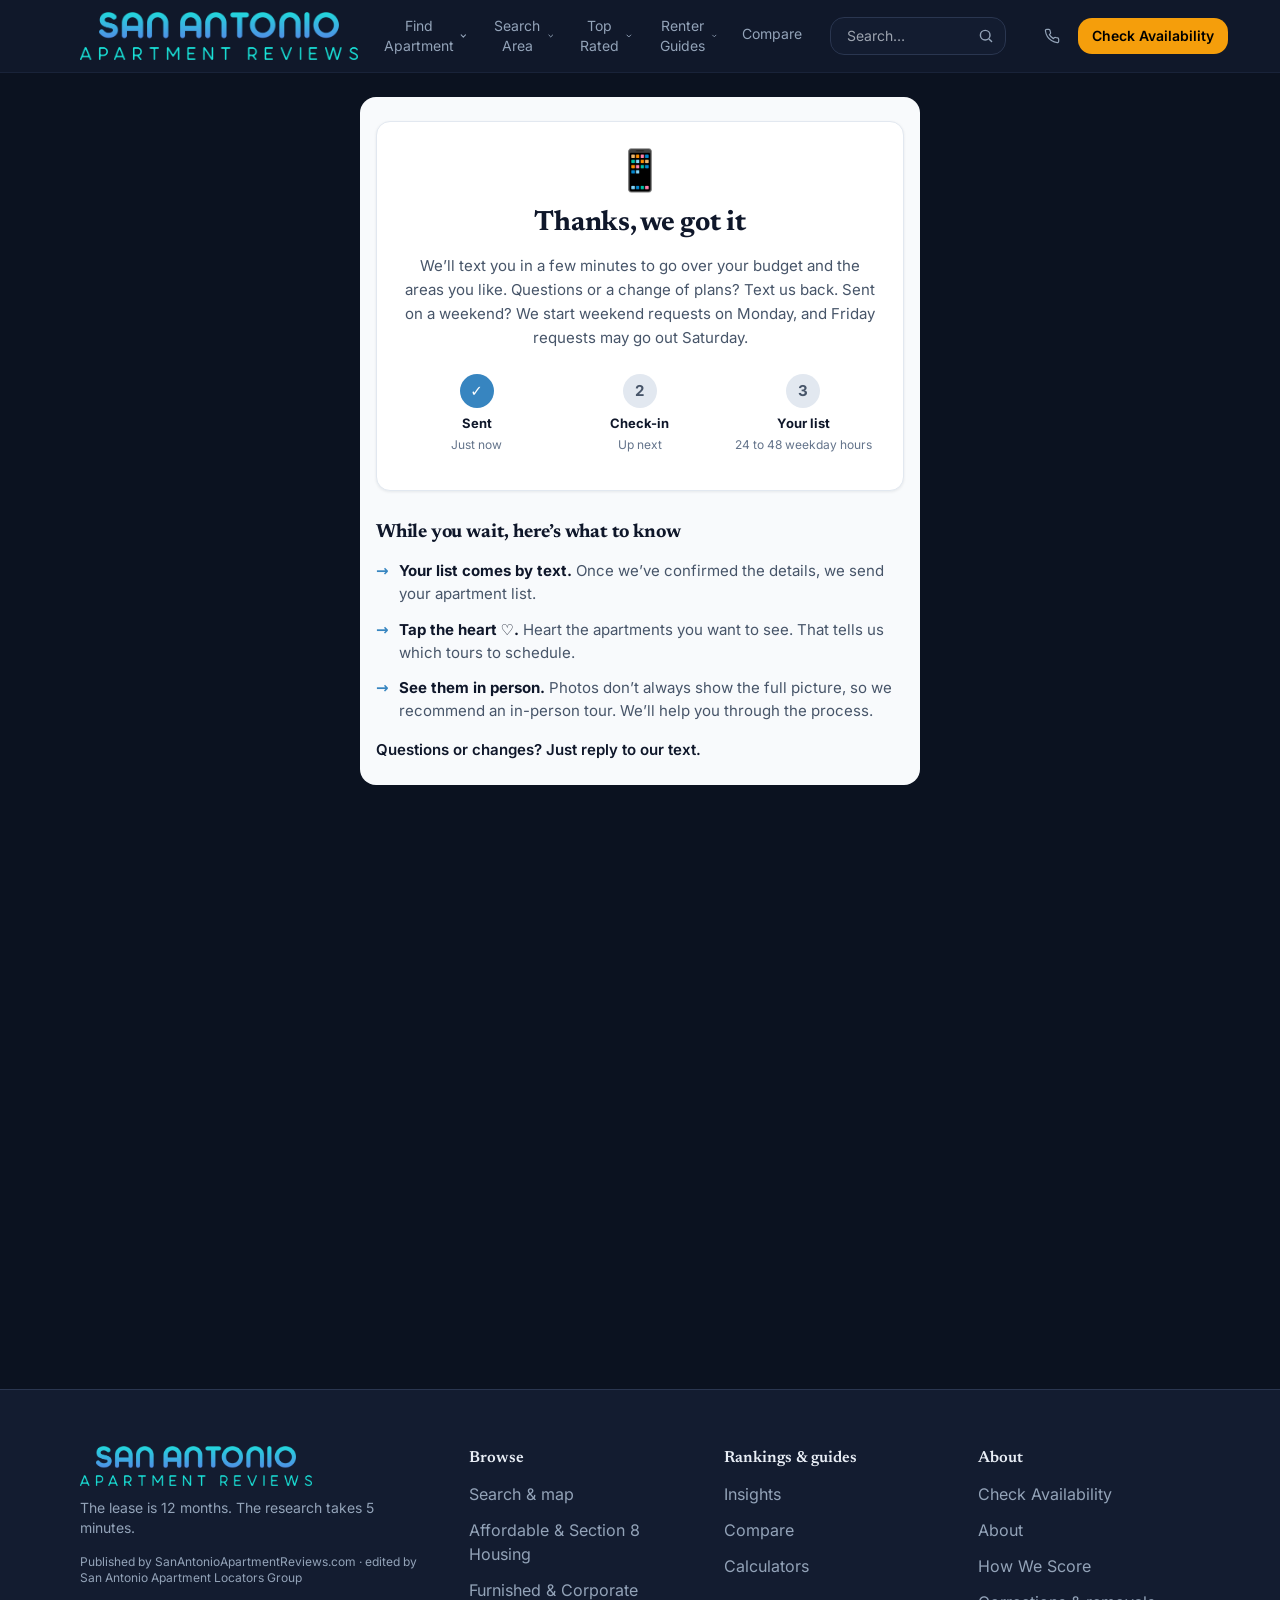
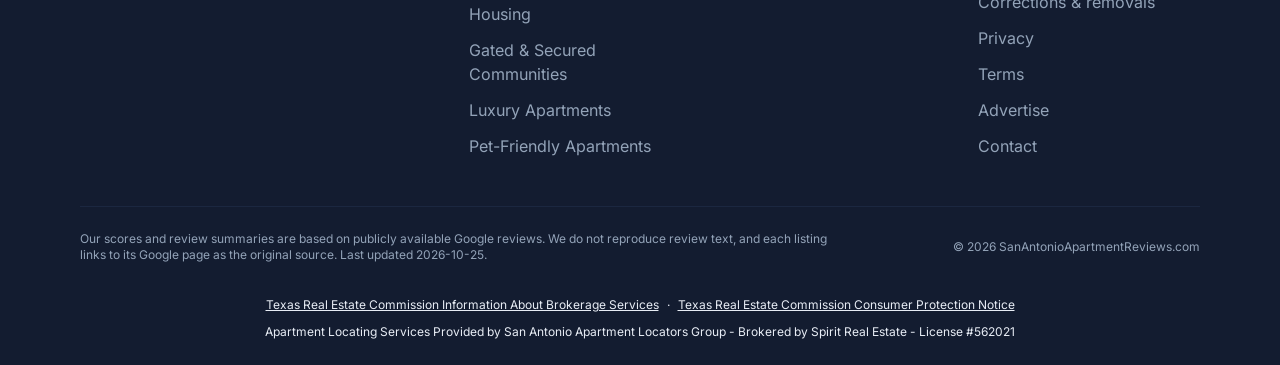
<file: thank-you/index.html>
<!DOCTYPE html><html lang="en" data-preset="editorial" data-base="dark" data-hero="full-bleed" data-header="glass-overlay" data-cards="elevated" style="--lp-primary-50:246 250 254;--lp-primary-100:234 244 253;--lp-primary-200:209 231 250;--lp-primary-300:176 212 245;--lp-primary-400:131 188 238;--lp-primary-500:70 159 228;--lp-primary-600:55 133 192;--lp-primary-700:36 99 146;--lp-primary-800:30 88 132;--lp-primary-900:19 68 105;--lp-secondary-50:249 250 251;--lp-secondary-100:242 244 246;--lp-secondary-200:226 230 236;--lp-secondary-300:206 213 223;--lp-secondary-400:179 190 205;--lp-secondary-500:148 163 184;--lp-secondary-600:122 135 154;--lp-secondary-700:90 100 115;--lp-secondary-800:79 89 102;--lp-secondary-900:61 68 79;--lp-neutral-50:247 248 249;--lp-neutral-100:235 237 241;--lp-neutral-200:212 217 224;--lp-neutral-300:182 190 202;--lp-neutral-400:144 156 173;--lp-neutral-500:100 116 139;--lp-neutral-600:84 98 118;--lp-neutral-700:64 75 91;--lp-neutral-800:57 68 82;--lp-neutral-900:46 54 66;--lp-accent-50:255 250 245;--lp-accent-100:255 244 232;--lp-accent-200:254 231 205;--lp-accent-300:253 213 168;--lp-accent-400:250 189 115;--lp-accent-500:245 158 11;--lp-accent-600:205 130 0;--lp-accent-700:153 94 0;--lp-accent-800:137 82 0;--lp-accent-900:107 61 0;--lp-surface:11 18 32;--lp-surface-alt:17 26 46;--lp-surface-container:19 28 48;--lp-surface-container-high:27 39 64;--lp-on-surface:232 237 245;--lp-on-surface-variant:147 163 184;--lp-outline:42 54 80;--lp-outline-variant:27 39 64;--lp-accent:245 158 11;--lp-on-accent:0 0 0;--lp-brand:#469fe4;--lp-accent:#f59e0b;--lp-font:'Inter', system-ui, -apple-system, Segoe UI, Roboto, sans-serif;--lp-font-heading:'Newsreader', Georgia, serif;--lp-heading-weight:600;--lp-heading-tracking:-0.01em;--lp-text-display-desktop:48px;--lp-text-display-mobile:34px;--lp-text-display-tracking:-0.01em;--lp-text-h1-desktop:40px;--lp-text-h1-mobile:30px;--lp-text-h1-tracking:-0.01em;--lp-text-h2-desktop:28px;--lp-text-h2-mobile:23px;--lp-text-h2-tracking:0em;--lp-text-h3-desktop:22px;--lp-text-h3-mobile:19px;--lp-text-h3-tracking:0em;--lp-radius-sm:0.5rem;--lp-radius-md:1rem;--lp-radius-lg:1.5rem;--lp-radius-xl:2rem;--lp-radius-card:1.25rem;--lp-radius-btn:14px;--lp-radius-chip:9999px;--lp-shadow-card:0 8px 24px rgb(15 23 42 / 0.08);--lp-shadow-hover:0 16px 40px rgb(15 23 42 / 0.16);--lp-card-border:1px solid transparent;--lp-ghost-border:1px solid transparent;--lp-ghost-bg:rgb(var(--lp-surface-alt));--lp-ghost-bg-hover:rgb(var(--lp-surface-container-high));--lp-link-decoration:none;--lp-link-underline-color:transparent;--lp-signature:none;"> <head><script src="/sca-dropdown-validation.js"></script><script src="/guest-card-copy-v1.js"></script><meta charset="utf-8"><meta name="viewport" content="width=device-width, initial-scale=1"><title>Thank You | San Antonio Apartment Reviews</title><meta name="robots" content="noindex, nofollow"><link rel="icon" href="/images/brand/favicon.png"><link rel="preload" href="/fonts/newsreader-latin.woff2" as="font" type="font/woff2" crossorigin><style>@font-face{font-family:'Inter';font-style:normal;font-weight:400 700;font-display:swap;src:url(/fonts/inter-cyrillic-ext.woff2) format('woff2');unicode-range:U+0460-052F, U+1C80-1C8A, U+20B4, U+2DE0-2DFF, U+A640-A69F, U+FE2E-FE2F}@font-face{font-family:'Inter';font-style:normal;font-weight:400 700;font-display:swap;src:url(/fonts/inter-cyrillic.woff2) format('woff2');unicode-range:U+0301, U+0400-045F, U+0490-0491, U+04B0-04B1, U+2116}@font-face{font-family:'Inter';font-style:normal;font-weight:400 700;font-display:swap;src:url(/fonts/inter-greek-ext.woff2) format('woff2');unicode-range:U+1F00-1FFF}@font-face{font-family:'Inter';font-style:normal;font-weight:400 700;font-display:swap;src:url(/fonts/inter-greek.woff2) format('woff2');unicode-range:U+0370-0377, U+037A-037F, U+0384-038A, U+038C, U+038E-03A1, U+03A3-03FF}@font-face{font-family:'Inter';font-style:normal;font-weight:400 700;font-display:swap;src:url(/fonts/inter-vietnamese.woff2) format('woff2');unicode-range:U+0102-0103, U+0110-0111, U+0128-0129, U+0168-0169, U+01A0-01A1, U+01AF-01B0, U+0300-0301, U+0303-0304, U+0308-0309, U+0323, U+0329, U+1EA0-1EF9, U+20AB}@font-face{font-family:'Inter';font-style:normal;font-weight:400 700;font-display:swap;src:url(/fonts/inter-latin-ext.woff2) format('woff2');unicode-range:U+0100-02BA, U+02BD-02C5, U+02C7-02CC, U+02CE-02D7, U+02DD-02FF, U+0304, U+0308, U+0329, U+1D00-1DBF, U+1E00-1E9F, U+1EF2-1EFF, U+2020, U+20A0-20AB, U+20AD-20C4, U+2113, U+2C60-2C7F, U+A720-A7FF}@font-face{font-family:'Inter';font-style:normal;font-weight:400 700;font-display:swap;src:url(/fonts/inter-latin.woff2) format('woff2');unicode-range:U+0000-00FF, U+0131, U+0152-0153, U+02BB-02BC, U+02C6, U+02DA, U+02DC, U+0304, U+0308, U+0329, U+2000-206F, U+20AC, U+2122, U+2191, U+2193, U+2212, U+2215, U+FEFF, U+FFFD}@font-face{font-family:'Newsreader';font-style:normal;font-weight:400 700;font-display:swap;src:url(/fonts/newsreader-vietnamese.woff2) format('woff2');unicode-range:U+0102-0103, U+0110-0111, U+0128-0129, U+0168-0169, U+01A0-01A1, U+01AF-01B0, U+0300-0301, U+0303-0304, U+0308-0309, U+0323, U+0329, U+1EA0-1EF9, U+20AB}@font-face{font-family:'Newsreader';font-style:normal;font-weight:400 700;font-display:swap;src:url(/fonts/newsreader-latin-ext.woff2) format('woff2');unicode-range:U+0100-02BA, U+02BD-02C5, U+02C7-02CC, U+02CE-02D7, U+02DD-02FF, U+0304, U+0308, U+0329, U+1D00-1DBF, U+1E00-1E9F, U+1EF2-1EFF, U+2020, U+20A0-20AB, U+20AD-20C4, U+2113, U+2C60-2C7F, U+A720-A7FF}@font-face{font-family:'Newsreader';font-style:normal;font-weight:400 700;font-display:swap;src:url(/fonts/newsreader-latin.woff2) format('woff2');unicode-range:U+0000-00FF, U+0131, U+0152-0153, U+02BB-02BC, U+02C6, U+02DA, U+02DC, U+0304, U+0308, U+0329, U+2000-206F, U+20AC, U+2122, U+2191, U+2193, U+2212, U+2215, U+FEFF, U+FFFD}body{font-family:var(--lp-font)}</style><link rel="stylesheet" href="/_astro/_slug_.DKleUQVp.css">
<link rel="stylesheet" href="/_astro/_slug_.DHAsNsK3.css"><link rel="stylesheet" href="/css/form.css"><style>#step1,#step2,#step3{scroll-margin-top:112px}.bca .sas-card{color-scheme:light}.bca .sas-card input:not([type=checkbox]),.bca .sas-card select{background-color:#fff;color:#334155}@media (max-width:767px){header.lp-site-header img{height:auto;max-width:calc(100vw - 96px)}}</style></head><body class="min-h-screen flex flex-col"><header class="lp-site-header sticky top-0 z-40 border-b border-outline/40 bg-surface-container/70 backdrop-blur-xl"> <div class="mx-auto flex max-w-6xl items-center justify-between gap-6 px-4 py-3"> <a href="https://sanantonioapartmentreviews.com/" class="flex shrink-0 items-center gap-2"> <img src="/images/brand/logo.png" alt="Greater San Antonio Apartment Complex Guide" class="h-12 w-auto">  </a>  <nav class="hidden items-center gap-6 md:flex" aria-label="Primary">  <div class="relative group"> <button type="button" class="inline-flex items-center gap-1 border-b-2 pb-0.5 text-sm transition-colors border-transparent text-on-surface-variant hover:text-primary-600" aria-haspopup="true">Find Apartment <svg class="h-3 w-3" viewBox="0 0 12 12" fill="none" aria-hidden="true"><path d="M3 4.5 6 7.5 9 4.5" stroke="currentColor" stroke-width="1.5" stroke-linecap="round" stroke-linejoin="round"/></svg></button> <div class="lp-menu invisible absolute left-0 top-full z-30 max-h-[70vh] min-w-[16rem] overflow-y-auto p-2 opacity-0 transition-opacity duration-150 group-hover:visible group-hover:opacity-100 group-focus-within:visible group-focus-within:opacity-100"> <a href="https://sanantonioapartmentreviews.com/browse/" class="flex items-center justify-between rounded-btn px-3 py-2 text-sm font-semibold text-primary-600 hover:bg-primary-50">Search &amp; map <span aria-hidden="true">&rarr;</span></a> <div class="my-1 border-t border-outline-variant"></div> <a href="https://sanantonioapartmentreviews.com/category/affordable-housing/" class="block rounded-btn px-3 py-2 text-sm text-on-surface-variant hover:bg-surface-alt hover:text-primary-700">Affordable &amp; Section 8 Housing</a><a href="https://sanantonioapartmentreviews.com/category/furnished-corporate/" class="block rounded-btn px-3 py-2 text-sm text-on-surface-variant hover:bg-surface-alt hover:text-primary-700">Furnished &amp; Corporate Housing</a><a href="https://sanantonioapartmentreviews.com/category/gated-community/" class="block rounded-btn px-3 py-2 text-sm text-on-surface-variant hover:bg-surface-alt hover:text-primary-700">Gated &amp; Secured Communities</a><a href="https://sanantonioapartmentreviews.com/category/luxury-apartments/" class="block rounded-btn px-3 py-2 text-sm text-on-surface-variant hover:bg-surface-alt hover:text-primary-700">Luxury Apartments</a><a href="https://sanantonioapartmentreviews.com/category/pet-friendly-apartments/" class="block rounded-btn px-3 py-2 text-sm text-on-surface-variant hover:bg-surface-alt hover:text-primary-700">Pet-Friendly Apartments</a><a href="https://sanantonioapartmentreviews.com/category/senior-apartments/" class="block rounded-btn px-3 py-2 text-sm text-on-surface-variant hover:bg-surface-alt hover:text-primary-700">Senior Living Apartments</a><a href="https://sanantonioapartmentreviews.com/category/student-apartments/" class="block rounded-btn px-3 py-2 text-sm text-on-surface-variant hover:bg-surface-alt hover:text-primary-700">Student Housing</a>  </div> </div>  <div class="relative group"> <button type="button" class="inline-flex items-center gap-1 border-b-2 pb-0.5 text-sm transition-colors border-transparent text-on-surface-variant hover:text-primary-600" aria-haspopup="true">Search Area <svg class="h-3 w-3" viewBox="0 0 12 12" fill="none" aria-hidden="true"><path d="M3 4.5 6 7.5 9 4.5" stroke="currentColor" stroke-width="1.5" stroke-linecap="round" stroke-linejoin="round"/></svg></button> <div class="lp-menu invisible absolute left-0 top-full z-30 max-h-[70vh] min-w-[16rem] overflow-y-auto p-2 opacity-0 transition-opacity duration-150 group-hover:visible group-hover:opacity-100 group-focus-within:visible group-focus-within:opacity-100"> <a href="https://sanantonioapartmentreviews.com/san-antonio-tx/" class="block rounded-btn px-3 py-2 text-sm text-on-surface-variant hover:bg-surface-alt hover:text-primary-700">San Antonio, TX</a><a href="https://sanantonioapartmentreviews.com/leon-valley/" class="block rounded-btn px-3 py-2 text-sm text-on-surface-variant hover:bg-surface-alt hover:text-primary-700">Leon Valley</a> <div class="my-1 border-t border-outline-variant"></div> <a href="https://sanantonioapartmentreviews.com/locations/" class="flex items-center justify-between rounded-btn px-3 py-2 text-sm font-semibold text-primary-600 hover:bg-primary-50">All locations <span aria-hidden="true">&rarr;</span></a> </div> </div>    <div class="relative group"> <button type="button" class="inline-flex items-center gap-1 border-b-2 pb-0.5 text-sm transition-colors border-transparent text-on-surface-variant hover:text-primary-600" aria-haspopup="true">Top Rated <svg class="h-3 w-3" viewBox="0 0 12 12" fill="none" aria-hidden="true"><path d="M3 4.5 6 7.5 9 4.5" stroke="currentColor" stroke-width="1.5" stroke-linecap="round" stroke-linejoin="round"/></svg></button> <div class="lp-menu invisible absolute left-0 top-full z-30 max-h-[70vh] min-w-[16rem] overflow-y-auto p-2 opacity-0 transition-opacity duration-150 group-hover:visible group-hover:opacity-100 group-focus-within:visible group-focus-within:opacity-100"> <a href="https://sanantonioapartmentreviews.com/san-antonio-tx/best/apartment-complexes/" class="block rounded-btn px-3 py-2 text-sm text-on-surface-variant hover:bg-surface-alt hover:text-primary-700">Best Apartments in San Antonio</a> <div class="my-1 border-t border-outline-variant"></div> <a href="https://sanantonioapartmentreviews.com/best/" class="flex items-center justify-between rounded-btn px-3 py-2 text-sm font-semibold text-primary-600 hover:bg-primary-50">All rankings <span aria-hidden="true">&rarr;</span></a> </div> </div>  <div class="relative group"> <button type="button" class="inline-flex items-center gap-1 border-b-2 pb-0.5 text-sm transition-colors border-transparent text-on-surface-variant hover:text-primary-600" aria-haspopup="true">Renter Guides <svg class="h-3 w-3" viewBox="0 0 12 12" fill="none" aria-hidden="true"><path d="M3 4.5 6 7.5 9 4.5" stroke="currentColor" stroke-width="1.5" stroke-linecap="round" stroke-linejoin="round"/></svg></button> <div class="lp-menu invisible absolute left-0 top-full z-30 max-h-[70vh] min-w-[16rem] overflow-y-auto p-2 opacity-0 transition-opacity duration-150 group-hover:visible group-hover:opacity-100 group-focus-within:visible group-focus-within:opacity-100"> <a href="https://sanantonioapartmentreviews.com/guide/" class="block rounded-btn px-3 py-2 text-sm text-on-surface-variant hover:bg-surface-alt hover:text-primary-700">Insights</a><a href="https://sanantonioapartmentreviews.com/tools/" class="block rounded-btn px-3 py-2 text-sm text-on-surface-variant hover:bg-surface-alt hover:text-primary-700">Calculators</a><a href="https://sanantonioapartmentreviews.com/resources/" class="block rounded-btn px-3 py-2 text-sm text-on-surface-variant hover:bg-surface-alt hover:text-primary-700">Links</a><a href="https://sanantonioapartmentreviews.com/glossary/" class="block rounded-btn px-3 py-2 text-sm text-on-surface-variant hover:bg-surface-alt hover:text-primary-700">Terms</a> </div> </div> <a href="https://sanantonioapartmentreviews.com/compare/" class="inline-flex items-center gap-1 border-b-2 pb-0.5 text-sm transition-colors border-transparent text-on-surface-variant hover:text-primary-600">Compare</a> <form action="https://sanantonioapartmentreviews.com/browse/" method="get" role="search" class="relative ml-1"> <label class="sr-only" for="lp-nav-search">Search businesses</label> <input id="lp-nav-search" type="search" name="q" placeholder="Search…" class="lp-input w-44 py-2 pl-4 pr-9 text-sm"> <svg class="pointer-events-none absolute right-3 top-1/2 h-4 w-4 -translate-y-1/2 text-on-surface-variant" viewBox="0 0 20 20" fill="none" aria-hidden="true"><circle cx="9" cy="9" r="6" stroke="currentColor" stroke-width="1.8"></circle><path d="m14 14 3 3" stroke="currentColor" stroke-width="1.8" stroke-linecap="round"></path></svg> </form> <div class="ml-1 flex items-center gap-2"> <a href="tel:210-729-7713" aria-label="Call" class="flex h-9 w-9 items-center justify-center rounded-full text-on-surface-variant transition-colors hover:bg-surface-alt hover:text-primary-600"> <svg class="h-4 w-4" viewBox="0 0 24 24" fill="none" stroke="currentColor" stroke-width="1.8" stroke-linecap="round" stroke-linejoin="round" aria-hidden="true"><path d="M22 16.92v3a2 2 0 0 1-2.18 2 19.79 19.79 0 0 1-8.63-3.07 19.5 19.5 0 0 1-6-6 19.79 19.79 0 0 1-3.07-8.67A2 2 0 0 1 4.11 2h3a2 2 0 0 1 2 1.72c.13.96.36 1.9.7 2.81a2 2 0 0 1-.45 2.11L8.09 9.91a16 16 0 0 0 6 6l1.27-1.27a2 2 0 0 1 2.11-.45c.9.34 1.85.57 2.81.7A2 2 0 0 1 22 16.92Z"></path></svg> </a>  <a href="/" rel="noopener nofollow" class="lp-accent-bg text-on-accent whitespace-nowrap rounded-btn px-3.5 py-2 text-sm font-semibold">Check Availability</a> </div> </nav>  <details class="lp-mnav md:hidden"> <summary class="lp-btn-ghost flex cursor-pointer list-none p-2 text-on-surface-variant" aria-label="Menu"> <svg class="lp-mnav-burger h-5 w-5" viewBox="0 0 24 24" fill="none" aria-hidden="true"><path d="M4 7h16M4 12h16M4 17h16" stroke="currentColor" stroke-width="1.8" stroke-linecap="round"></path></svg> <svg class="lp-mnav-close hidden h-5 w-5" viewBox="0 0 24 24" fill="none" aria-hidden="true"><path d="m6 6 12 12M18 6 6 18" stroke="currentColor" stroke-width="1.8" stroke-linecap="round"></path></svg> <span class="sr-only">Menu</span> </summary> <div class="lp-mnav-panel absolute inset-x-0 top-full z-40 overflow-y-auto overscroll-contain border-t border-outline bg-surface-container"> <div class="mx-auto max-w-6xl px-4 pb-8 pt-4"> <form action="https://sanantonioapartmentreviews.com/browse/" method="get" role="search" class="relative mb-2"> <label class="sr-only" for="lp-mnav-search">Search businesses</label> <input id="lp-mnav-search" type="search" name="q" placeholder="Search businesses…" class="lp-input w-full py-3 pl-4 pr-11 text-base"> <svg class="pointer-events-none absolute right-4 top-1/2 h-5 w-5 -translate-y-1/2 text-on-surface-variant" viewBox="0 0 20 20" fill="none" aria-hidden="true"><circle cx="9" cy="9" r="6" stroke="currentColor" stroke-width="1.8"></circle><path d="m14 14 3 3" stroke="currentColor" stroke-width="1.8" stroke-linecap="round"></path></svg> </form> <div class="mb-3 flex gap-2"> <a href="/" rel="noopener nofollow" class="lp-accent-bg text-on-accent flex-1 rounded-btn px-4 py-3 text-center text-base font-semibold">Check Availability</a> <a href="tel:210-729-7713" class="flex items-center justify-center rounded-btn border border-outline px-4 py-3 text-base font-medium text-on-surface">Call</a> </div> <nav class="divide-y divide-outline-variant" aria-label="Mobile"> <a href="https://sanantonioapartmentreviews.com/" class="flex items-center px-1 py-3 text-base font-medium text-on-surface">Home</a> <a href="https://sanantonioapartmentreviews.com/browse/" class="flex items-center px-1 py-3 text-base font-medium text-on-surface">Browse &amp; map</a> <details class="lp-mnav-group"> <summary class="flex cursor-pointer list-none items-center justify-between px-1 py-3 text-base font-medium text-on-surface">Find Apartment <svg class="lp-mnav-chev h-4 w-4 shrink-0 text-on-surface-variant transition-transform duration-150" viewBox="0 0 12 12" fill="none" aria-hidden="true"><path d="M3 4.5 6 7.5 9 4.5" stroke="currentColor" stroke-width="1.5" stroke-linecap="round" stroke-linejoin="round"/></svg></summary> <div class="pb-3"> <a href="https://sanantonioapartmentreviews.com/category/affordable-housing/" class="block rounded-btn px-3 py-2.5 text-[15px] text-on-surface-variant hover:bg-surface-alt hover:text-primary-700">Affordable &amp; Section 8 Housing</a><a href="https://sanantonioapartmentreviews.com/category/furnished-corporate/" class="block rounded-btn px-3 py-2.5 text-[15px] text-on-surface-variant hover:bg-surface-alt hover:text-primary-700">Furnished &amp; Corporate Housing</a><a href="https://sanantonioapartmentreviews.com/category/gated-community/" class="block rounded-btn px-3 py-2.5 text-[15px] text-on-surface-variant hover:bg-surface-alt hover:text-primary-700">Gated &amp; Secured Communities</a><a href="https://sanantonioapartmentreviews.com/category/luxury-apartments/" class="block rounded-btn px-3 py-2.5 text-[15px] text-on-surface-variant hover:bg-surface-alt hover:text-primary-700">Luxury Apartments</a><a href="https://sanantonioapartmentreviews.com/category/pet-friendly-apartments/" class="block rounded-btn px-3 py-2.5 text-[15px] text-on-surface-variant hover:bg-surface-alt hover:text-primary-700">Pet-Friendly Apartments</a><a href="https://sanantonioapartmentreviews.com/category/senior-apartments/" class="block rounded-btn px-3 py-2.5 text-[15px] text-on-surface-variant hover:bg-surface-alt hover:text-primary-700">Senior Living Apartments</a><a href="https://sanantonioapartmentreviews.com/category/student-apartments/" class="block rounded-btn px-3 py-2.5 text-[15px] text-on-surface-variant hover:bg-surface-alt hover:text-primary-700">Student Housing</a>  </div> </details> <details class="lp-mnav-group"> <summary class="flex cursor-pointer list-none items-center justify-between px-1 py-3 text-base font-medium text-on-surface">Search Area <svg class="lp-mnav-chev h-4 w-4 shrink-0 text-on-surface-variant transition-transform duration-150" viewBox="0 0 12 12" fill="none" aria-hidden="true"><path d="M3 4.5 6 7.5 9 4.5" stroke="currentColor" stroke-width="1.5" stroke-linecap="round" stroke-linejoin="round"/></svg></summary> <div class="pb-3"> <a href="https://sanantonioapartmentreviews.com/san-antonio-tx/" class="block rounded-btn px-3 py-2.5 text-[15px] text-on-surface-variant hover:bg-surface-alt hover:text-primary-700">San Antonio, TX</a><a href="https://sanantonioapartmentreviews.com/leon-valley/" class="block rounded-btn px-3 py-2.5 text-[15px] text-on-surface-variant hover:bg-surface-alt hover:text-primary-700">Leon Valley</a> <a href="https://sanantonioapartmentreviews.com/locations/" class="block rounded-btn px-3 py-2.5 text-[15px] font-semibold text-primary-600 hover:bg-surface-alt">All locations &rarr;</a> </div> </details>  <a href="https://sanantonioapartmentreviews.com/best/" class="flex items-center px-1 py-3 text-base font-medium text-on-surface">Top Rated</a> <details class="lp-mnav-group"> <summary class="flex cursor-pointer list-none items-center justify-between px-1 py-3 text-base font-medium text-on-surface">Renter Guides <svg class="lp-mnav-chev h-4 w-4 shrink-0 text-on-surface-variant transition-transform duration-150" viewBox="0 0 12 12" fill="none" aria-hidden="true"><path d="M3 4.5 6 7.5 9 4.5" stroke="currentColor" stroke-width="1.5" stroke-linecap="round" stroke-linejoin="round"/></svg></summary> <div class="pb-3"> <a href="https://sanantonioapartmentreviews.com/guide/" class="block rounded-btn px-3 py-2.5 text-[15px] text-on-surface-variant hover:bg-surface-alt hover:text-primary-700">Insights</a><a href="https://sanantonioapartmentreviews.com/tools/" class="block rounded-btn px-3 py-2.5 text-[15px] text-on-surface-variant hover:bg-surface-alt hover:text-primary-700">Calculators</a><a href="https://sanantonioapartmentreviews.com/resources/" class="block rounded-btn px-3 py-2.5 text-[15px] text-on-surface-variant hover:bg-surface-alt hover:text-primary-700">Links</a><a href="https://sanantonioapartmentreviews.com/glossary/" class="block rounded-btn px-3 py-2.5 text-[15px] text-on-surface-variant hover:bg-surface-alt hover:text-primary-700">Terms</a> </div> </details> <a href="https://sanantonioapartmentreviews.com/compare/" class="flex items-center px-1 py-3 text-base font-medium text-on-surface">Compare</a> </nav> </div> </div> </details> </div> </header>   <script>
  (function () {
    var h = document.querySelector('header.lp-site-header');
    if (!h) return;
    var setH = function () { document.documentElement.style.setProperty('--lp-header-h', h.offsetHeight + 'px'); };
    setH();
    window.addEventListener('resize', setH, { passive: true });
    var overlay = h.classList.contains('lp-header-overlay');
    var atTop = function () { h.classList.toggle('lp-at-top', window.scrollY < 60); };
    var m = h.querySelector('.lp-mnav');
    if (m) {
      m.addEventListener('toggle', function () {
        // Lock page scroll behind the sheet; over a photo hero, solidify the transparent header so
        // the nav row reads against the sheet, not the hero. atTop() restores it on close.
        document.documentElement.classList.toggle('lp-mnav-open', m.open);
        if (!overlay) return;
        if (m.open) h.classList.remove('lp-at-top'); else atTop();
      });
    }
    if (!overlay) return;
    atTop();
    window.addEventListener('scroll', atTop, { passive: true });
  })();
</script> <main id="main" class="flex-1"><div style="max-width:560px;margin:24px auto 0;padding:24px 16px 24px;background:#f8fafc;border-radius:16px"><div style="background:#fff;border:1px solid #e2e8f0;border-radius:14px;padding:28px 22px;box-shadow:0 1px 3px rgb(15 23 42/.08)"><div style="text-align:center;font-size:40px;line-height:1">&#128241;</div><h1 style="text-align:center;font-family:var(--lp-font-heading);font-weight:800;font-size:28px;margin:12px 0 10px;color:#0f172a">Thanks, we got it</h1><p style="text-align:center;font-size:15px;line-height:1.6;color:#475569;margin:0">We&#8217;ll text you in a few minutes to go over your budget and the areas you like. Questions or a change of plans? Text us back. Sent on a weekend? We start weekend requests on Monday, and Friday requests may go out Saturday.</p><div style="display:flex;gap:8px;margin:24px 0 8px"><div style="flex:1;text-align:center"><div style="width:34px;height:34px;border-radius:50%;margin:0 auto 6px;display:flex;align-items:center;justify-content:center;font-weight:700;font-size:15px;background:#3785c0;color:#fff">&#10003;</div><p style="font-weight:700;font-size:13px;margin:0;color:#0f172a">Sent</p><p style="font-size:12px;margin:2px 0 0;color:#64748b">Just now</p></div><div style="flex:1;text-align:center"><div style="width:34px;height:34px;border-radius:50%;margin:0 auto 6px;display:flex;align-items:center;justify-content:center;font-weight:700;font-size:15px;background:#e2e8f0;color:#475569">2</div><p style="font-weight:700;font-size:13px;margin:0;color:#0f172a">Check-in</p><p style="font-size:12px;margin:2px 0 0;color:#64748b">Up next</p></div><div style="flex:1;text-align:center"><div style="width:34px;height:34px;border-radius:50%;margin:0 auto 6px;display:flex;align-items:center;justify-content:center;font-weight:700;font-size:15px;background:#e2e8f0;color:#475569">3</div><p style="font-weight:700;font-size:13px;margin:0;color:#0f172a">Your list</p><p style="font-size:12px;margin:2px 0 0;color:#64748b">24 to 48 weekday hours</p></div></div></div><h2 style="font-family:var(--lp-font-heading);font-weight:800;font-size:19px;margin:28px 0 12px;color:#0f172a">While you wait, here&#8217;s what to know</h2><ul style="list-style:none;padding:0;margin:0;font-size:15px;line-height:1.55;color:#475569"><li style="display:flex;gap:10px;margin:0 0 12px"><span style="color:#3785c0;font-weight:700">&rarr;</span><span><strong style="color:#0f172a">Your list comes by text.</strong> Once we&#8217;ve confirmed the details, we send your apartment list.</span></li><li style="display:flex;gap:10px;margin:0 0 12px"><span style="color:#3785c0;font-weight:700">&rarr;</span><span><strong style="color:#0f172a">Tap the heart &#9825;.</strong> Heart the apartments you want to see. That tells us which tours to schedule.</span></li><li style="display:flex;gap:10px;margin:0 0 12px"><span style="color:#3785c0;font-weight:700">&rarr;</span><span><strong style="color:#0f172a">See them in person.</strong> Photos don&#8217;t always show the full picture, so we recommend an in-person tour. We&#8217;ll help you through the process.</span></li></ul><p style="font-size:15px;color:#0f172a;font-weight:600;margin:16px 0 0">Questions or changes? Just reply to our text.</p></div><div data-intake-footer-spacer aria-hidden="true" style="height:clamp(360px,60vh,720px);background:transparent"></div></main>  <footer class="mt-16 border-t border-outline bg-surface-container"> <div class="mx-auto max-w-6xl px-4 pt-14 pb-8"> <div class="grid gap-12 md:grid-cols-12">  <div class="md:col-span-4"> <img src="/images/brand/logo.png" alt="Greater San Antonio Apartment Complex Guide" class="mb-3 h-10 w-auto" loading="lazy"> <p class="max-w-sm text-sm text-on-surface-variant">The lease is 12 months. The research takes 5 minutes.</p> <p class="mt-4 text-xs text-on-surface-variant">
Published by <a class="hover:text-primary-600" href="https://sanantonioapartmentreviews.com/" rel="publisher">SanAntonioApartmentReviews.com</a>  &middot; edited by San Antonio Apartment Locators Group </p>  </div>  <div class="grid grid-cols-2 gap-8 sm:grid-cols-3 md:col-span-8"> <div class="flex flex-col gap-3"> <span class="font-heading font-semibold text-on-surface">Browse</span> <a class="text-on-surface-variant hover:text-primary-600 transition-colors" href="https://sanantonioapartmentreviews.com/browse/">Search &amp; map</a> <a class="text-on-surface-variant hover:text-primary-600 transition-colors" href="https://sanantonioapartmentreviews.com/category/affordable-housing/">Affordable &amp; Section 8 Housing</a><a class="text-on-surface-variant hover:text-primary-600 transition-colors" href="https://sanantonioapartmentreviews.com/category/furnished-corporate/">Furnished &amp; Corporate Housing</a><a class="text-on-surface-variant hover:text-primary-600 transition-colors" href="https://sanantonioapartmentreviews.com/category/gated-community/">Gated &amp; Secured Communities</a><a class="text-on-surface-variant hover:text-primary-600 transition-colors" href="https://sanantonioapartmentreviews.com/category/luxury-apartments/">Luxury Apartments</a><a class="text-on-surface-variant hover:text-primary-600 transition-colors" href="https://sanantonioapartmentreviews.com/category/pet-friendly-apartments/">Pet-Friendly Apartments</a> </div> <div class="flex flex-col gap-3"> <span class="font-heading font-semibold text-on-surface">Rankings &amp; guides</span>  <a class="text-on-surface-variant hover:text-primary-600 transition-colors" href="https://sanantonioapartmentreviews.com/guide/">Insights</a> <a class="text-on-surface-variant hover:text-primary-600 transition-colors" href="https://sanantonioapartmentreviews.com/compare/">Compare</a> <a class="text-on-surface-variant hover:text-primary-600 transition-colors" href="https://sanantonioapartmentreviews.com/tools/">Calculators</a> </div> <div class="flex flex-col gap-3"> <span class="font-heading font-semibold text-on-surface">About</span> <a class="text-on-surface-variant hover:text-primary-600 transition-colors" href="/">Check Availability</a> <a class="text-on-surface-variant hover:text-primary-600 transition-colors" href="https://sanantonioapartmentreviews.com/about/">About</a>  <a class="text-on-surface-variant hover:text-primary-600 transition-colors" href="https://sanantonioapartmentreviews.com/how-we-score/">How We Score</a> <a class="text-on-surface-variant hover:text-primary-600 transition-colors" href="https://sanantonioapartmentreviews.com/listing-policy/">Corrections &amp; removals</a> <a class="text-on-surface-variant hover:text-primary-600 transition-colors" href="https://sanantonioapartmentreviews.com/privacy/">Privacy</a> <a class="text-on-surface-variant hover:text-primary-600 transition-colors" href="https://sanantonioapartmentreviews.com/terms/">Terms</a> <a class="text-on-surface-variant hover:text-primary-600 transition-colors" href="https://sanantonioapartmentreviews.com/advertise/">Advertise</a> <a class="text-on-surface-variant hover:text-primary-600 transition-colors" href="https://sanantonioapartmentreviews.com/contact/">Contact</a> </div> </div> </div>  <div class="mt-12 flex flex-col gap-3 border-t border-outline-variant pt-6 text-xs text-on-surface-variant sm:flex-row sm:items-center sm:justify-between"> <p class="max-w-3xl"> Our scores and review summaries are based on publicly available Google reviews. We do not reproduce review text, and each listing links to its Google page as the original source. Last updated 2026-10-25.
 </p> <p class="shrink-0">&copy; 2026 SanAntonioApartmentReviews.com</p> </div> </div> <div style="max-width:72rem;margin:0 auto;padding:0 16px 24px;font-size:12px;line-height:1.6;text-align:center"><a href="/docs/trec-information-about-brokerage-services.pdf" target="_blank" rel="noopener noreferrer" style="color:inherit;text-decoration:underline">Texas Real Estate Commission Information About Brokerage Services</a><span aria-hidden="true" style="margin:0 8px">&middot;</span><a href="/docs/trec-consumer-protection-notice.pdf" target="_blank" rel="noopener noreferrer" style="color:inherit;text-decoration:underline">Texas Real Estate Commission Consumer Protection Notice</a><p style="margin:8px 0 0">Apartment Locating Services Provided by San Antonio Apartment Locators Group - Brokered by Spirit Real Estate - License #562021</p></div></footer></body></html>
</file>
<file: _astro/_slug_.DKleUQVp.css>
*,:before,:after{--tw-border-spacing-x: 0;--tw-border-spacing-y: 0;--tw-translate-x: 0;--tw-translate-y: 0;--tw-rotate: 0;--tw-skew-x: 0;--tw-skew-y: 0;--tw-scale-x: 1;--tw-scale-y: 1;--tw-pan-x: ;--tw-pan-y: ;--tw-pinch-zoom: ;--tw-scroll-snap-strictness: proximity;--tw-gradient-from-position: ;--tw-gradient-via-position: ;--tw-gradient-to-position: ;--tw-ordinal: ;--tw-slashed-zero: ;--tw-numeric-figure: ;--tw-numeric-spacing: ;--tw-numeric-fraction: ;--tw-ring-inset: ;--tw-ring-offset-width: 0px;--tw-ring-offset-color: #fff;--tw-ring-color: rgb(59 130 246 / .5);--tw-ring-offset-shadow: 0 0 #0000;--tw-ring-shadow: 0 0 #0000;--tw-shadow: 0 0 #0000;--tw-shadow-colored: 0 0 #0000;--tw-blur: ;--tw-brightness: ;--tw-contrast: ;--tw-grayscale: ;--tw-hue-rotate: ;--tw-invert: ;--tw-saturate: ;--tw-sepia: ;--tw-drop-shadow: ;--tw-backdrop-blur: ;--tw-backdrop-brightness: ;--tw-backdrop-contrast: ;--tw-backdrop-grayscale: ;--tw-backdrop-hue-rotate: ;--tw-backdrop-invert: ;--tw-backdrop-opacity: ;--tw-backdrop-saturate: ;--tw-backdrop-sepia: ;--tw-contain-size: ;--tw-contain-layout: ;--tw-contain-paint: ;--tw-contain-style: }::backdrop{--tw-border-spacing-x: 0;--tw-border-spacing-y: 0;--tw-translate-x: 0;--tw-translate-y: 0;--tw-rotate: 0;--tw-skew-x: 0;--tw-skew-y: 0;--tw-scale-x: 1;--tw-scale-y: 1;--tw-pan-x: ;--tw-pan-y: ;--tw-pinch-zoom: ;--tw-scroll-snap-strictness: proximity;--tw-gradient-from-position: ;--tw-gradient-via-position: ;--tw-gradient-to-position: ;--tw-ordinal: ;--tw-slashed-zero: ;--tw-numeric-figure: ;--tw-numeric-spacing: ;--tw-numeric-fraction: ;--tw-ring-inset: ;--tw-ring-offset-width: 0px;--tw-ring-offset-color: #fff;--tw-ring-color: rgb(59 130 246 / .5);--tw-ring-offset-shadow: 0 0 #0000;--tw-ring-shadow: 0 0 #0000;--tw-shadow: 0 0 #0000;--tw-shadow-colored: 0 0 #0000;--tw-blur: ;--tw-brightness: ;--tw-contrast: ;--tw-grayscale: ;--tw-hue-rotate: ;--tw-invert: ;--tw-saturate: ;--tw-sepia: ;--tw-drop-shadow: ;--tw-backdrop-blur: ;--tw-backdrop-brightness: ;--tw-backdrop-contrast: ;--tw-backdrop-grayscale: ;--tw-backdrop-hue-rotate: ;--tw-backdrop-invert: ;--tw-backdrop-opacity: ;--tw-backdrop-saturate: ;--tw-backdrop-sepia: ;--tw-contain-size: ;--tw-contain-layout: ;--tw-contain-paint: ;--tw-contain-style: }*,:before,:after{box-sizing:border-box;border-width:0;border-style:solid;border-color:#e5e7eb}:before,:after{--tw-content: ""}html,:host{line-height:1.5;-webkit-text-size-adjust:100%;-moz-tab-size:4;-o-tab-size:4;tab-size:4;font-family:ui-sans-serif,system-ui,sans-serif,"Apple Color Emoji","Segoe UI Emoji",Segoe UI Symbol,"Noto Color Emoji";font-feature-settings:normal;font-variation-settings:normal;-webkit-tap-highlight-color:transparent}body{margin:0;line-height:inherit}hr{height:0;color:inherit;border-top-width:1px}abbr:where([title]){-webkit-text-decoration:underline dotted;text-decoration:underline dotted}h1,h2,h3,h4,h5,h6{font-size:inherit;font-weight:inherit}a{color:inherit;text-decoration:inherit}b,strong{font-weight:bolder}code,kbd,samp,pre{font-family:ui-monospace,SFMono-Regular,Menlo,Monaco,Consolas,Liberation Mono,Courier New,monospace;font-feature-settings:normal;font-variation-settings:normal;font-size:1em}small{font-size:80%}sub,sup{font-size:75%;line-height:0;position:relative;vertical-align:baseline}sub{bottom:-.25em}sup{top:-.5em}table{text-indent:0;border-color:inherit;border-collapse:collapse}button,input,optgroup,select,textarea{font-family:inherit;font-feature-settings:inherit;font-variation-settings:inherit;font-size:100%;font-weight:inherit;line-height:inherit;letter-spacing:inherit;color:inherit;margin:0;padding:0}button,select{text-transform:none}button,input:where([type=button]),input:where([type=reset]),input:where([type=submit]){-webkit-appearance:button;background-color:transparent;background-image:none}:-moz-focusring{outline:auto}:-moz-ui-invalid{box-shadow:none}progress{vertical-align:baseline}::-webkit-inner-spin-button,::-webkit-outer-spin-button{height:auto}[type=search]{-webkit-appearance:textfield;outline-offset:-2px}::-webkit-search-decoration{-webkit-appearance:none}::-webkit-file-upload-button{-webkit-appearance:button;font:inherit}summary{display:list-item}blockquote,dl,dd,h1,h2,h3,h4,h5,h6,hr,figure,p,pre{margin:0}fieldset{margin:0;padding:0}legend{padding:0}ol,ul,menu{list-style:none;margin:0;padding:0}dialog{padding:0}textarea{resize:vertical}input::-moz-placeholder,textarea::-moz-placeholder{opacity:1;color:#9ca3af}input::placeholder,textarea::placeholder{opacity:1;color:#9ca3af}button,[role=button]{cursor:pointer}:disabled{cursor:default}img,svg,video,canvas,audio,iframe,embed,object{display:block;vertical-align:middle}img,video{max-width:100%;height:auto}[hidden]:where(:not([hidden=until-found])){display:none}.container{width:100%}@media (min-width: 640px){.container{max-width:640px}}@media (min-width: 768px){.container{max-width:768px}}@media (min-width: 1024px){.container{max-width:1024px}}@media (min-width: 1280px){.container{max-width:1280px}}@media (min-width: 1536px){.container{max-width:1536px}}.prose{color:var(--tw-prose-body);max-width:65ch}.prose :where(p):not(:where([class~=not-prose],[class~=not-prose] *)){margin-top:1.25em;margin-bottom:1.25em}.prose :where([class~=lead]):not(:where([class~=not-prose],[class~=not-prose] *)){color:var(--tw-prose-lead);font-size:1.25em;line-height:1.6;margin-top:1.2em;margin-bottom:1.2em}.prose :where(a):not(:where([class~=not-prose],[class~=not-prose] *)){color:var(--tw-prose-links);text-decoration:underline;font-weight:500}.prose :where(strong):not(:where([class~=not-prose],[class~=not-prose] *)){color:var(--tw-prose-bold);font-weight:600}.prose :where(a strong):not(:where([class~=not-prose],[class~=not-prose] *)){color:inherit}.prose :where(blockquote strong):not(:where([class~=not-prose],[class~=not-prose] *)){color:inherit}.prose :where(thead th strong):not(:where([class~=not-prose],[class~=not-prose] *)){color:inherit}.prose :where(ol):not(:where([class~=not-prose],[class~=not-prose] *)){list-style-type:decimal;margin-top:1.25em;margin-bottom:1.25em;padding-inline-start:1.625em}.prose :where(ol[type=A]):not(:where([class~=not-prose],[class~=not-prose] *)){list-style-type:upper-alpha}.prose :where(ol[type=a]):not(:where([class~=not-prose],[class~=not-prose] *)){list-style-type:lower-alpha}.prose :where(ol[type=A s]):not(:where([class~=not-prose],[class~=not-prose] *)){list-style-type:upper-alpha}.prose :where(ol[type=a s]):not(:where([class~=not-prose],[class~=not-prose] *)){list-style-type:lower-alpha}.prose :where(ol[type=I]):not(:where([class~=not-prose],[class~=not-prose] *)){list-style-type:upper-roman}.prose :where(ol[type=i]):not(:where([class~=not-prose],[class~=not-prose] *)){list-style-type:lower-roman}.prose :where(ol[type=I s]):not(:where([class~=not-prose],[class~=not-prose] *)){list-style-type:upper-roman}.prose :where(ol[type=i s]):not(:where([class~=not-prose],[class~=not-prose] *)){list-style-type:lower-roman}.prose :where(ol[type="1"]):not(:where([class~=not-prose],[class~=not-prose] *)){list-style-type:decimal}.prose :where(ul):not(:where([class~=not-prose],[class~=not-prose] *)){list-style-type:disc;margin-top:1.25em;margin-bottom:1.25em;padding-inline-start:1.625em}.prose :where(ol>li):not(:where([class~=not-prose],[class~=not-prose] *))::marker{font-weight:400;color:var(--tw-prose-counters)}.prose :where(ul>li):not(:where([class~=not-prose],[class~=not-prose] *))::marker{color:var(--tw-prose-bullets)}.prose :where(dt):not(:where([class~=not-prose],[class~=not-prose] *)){color:var(--tw-prose-headings);font-weight:600;margin-top:1.25em}.prose :where(hr):not(:where([class~=not-prose],[class~=not-prose] *)){border-color:var(--tw-prose-hr);border-top-width:1px;margin-top:3em;margin-bottom:3em}.prose :where(blockquote):not(:where([class~=not-prose],[class~=not-prose] *)){font-weight:500;font-style:italic;color:var(--tw-prose-quotes);border-inline-start-width:.25rem;border-inline-start-color:var(--tw-prose-quote-borders);quotes:"“""”""‘""’";margin-top:1.6em;margin-bottom:1.6em;padding-inline-start:1em}.prose :where(blockquote p:first-of-type):not(:where([class~=not-prose],[class~=not-prose] *)):before{content:open-quote}.prose :where(blockquote p:last-of-type):not(:where([class~=not-prose],[class~=not-prose] *)):after{content:close-quote}.prose :where(h1):not(:where([class~=not-prose],[class~=not-prose] *)){color:var(--tw-prose-headings);font-weight:800;font-size:2.25em;margin-top:0;margin-bottom:.8888889em;line-height:1.1111111}.prose :where(h1 strong):not(:where([class~=not-prose],[class~=not-prose] *)){font-weight:900;color:inherit}.prose :where(h2):not(:where([class~=not-prose],[class~=not-prose] *)){color:var(--tw-prose-headings);font-weight:700;font-size:1.5em;margin-top:2em;margin-bottom:1em;line-height:1.3333333}.prose :where(h2 strong):not(:where([class~=not-prose],[class~=not-prose] *)){font-weight:800;color:inherit}.prose :where(h3):not(:where([class~=not-prose],[class~=not-prose] *)){color:var(--tw-prose-headings);font-weight:600;font-size:1.25em;margin-top:1.6em;margin-bottom:.6em;line-height:1.6}.prose :where(h3 strong):not(:where([class~=not-prose],[class~=not-prose] *)){font-weight:700;color:inherit}.prose :where(h4):not(:where([class~=not-prose],[class~=not-prose] *)){color:var(--tw-prose-headings);font-weight:600;margin-top:1.5em;margin-bottom:.5em;line-height:1.5}.prose :where(h4 strong):not(:where([class~=not-prose],[class~=not-prose] *)){font-weight:700;color:inherit}.prose :where(img):not(:where([class~=not-prose],[class~=not-prose] *)){margin-top:2em;margin-bottom:2em}.prose :where(picture):not(:where([class~=not-prose],[class~=not-prose] *)){display:block;margin-top:2em;margin-bottom:2em}.prose :where(video):not(:where([class~=not-prose],[class~=not-prose] *)){margin-top:2em;margin-bottom:2em}.prose :where(kbd):not(:where([class~=not-prose],[class~=not-prose] *)){font-weight:500;font-family:inherit;color:var(--tw-prose-kbd);box-shadow:0 0 0 1px var(--tw-prose-kbd-shadows),0 3px 0 var(--tw-prose-kbd-shadows);font-size:.875em;border-radius:.3125rem;padding-top:.1875em;padding-inline-end:.375em;padding-bottom:.1875em;padding-inline-start:.375em}.prose :where(code):not(:where([class~=not-prose],[class~=not-prose] *)){color:var(--tw-prose-code);font-weight:600;font-size:.875em}.prose :where(code):not(:where([class~=not-prose],[class~=not-prose] *)):before{content:"`"}.prose :where(code):not(:where([class~=not-prose],[class~=not-prose] *)):after{content:"`"}.prose :where(a code):not(:where([class~=not-prose],[class~=not-prose] *)){color:inherit}.prose :where(h1 code):not(:where([class~=not-prose],[class~=not-prose] *)){color:inherit}.prose :where(h2 code):not(:where([class~=not-prose],[class~=not-prose] *)){color:inherit;font-size:.875em}.prose :where(h3 code):not(:where([class~=not-prose],[class~=not-prose] *)){color:inherit;font-size:.9em}.prose :where(h4 code):not(:where([class~=not-prose],[class~=not-prose] *)){color:inherit}.prose :where(blockquote code):not(:where([class~=not-prose],[class~=not-prose] *)){color:inherit}.prose :where(thead th code):not(:where([class~=not-prose],[class~=not-prose] *)){color:inherit}.prose :where(pre):not(:where([class~=not-prose],[class~=not-prose] *)){color:var(--tw-prose-pre-code);background-color:var(--tw-prose-pre-bg);overflow-x:auto;font-weight:400;font-size:.875em;line-height:1.7142857;margin-top:1.7142857em;margin-bottom:1.7142857em;border-radius:.375rem;padding-top:.8571429em;padding-inline-end:1.1428571em;padding-bottom:.8571429em;padding-inline-start:1.1428571em}.prose :where(pre code):not(:where([class~=not-prose],[class~=not-prose] *)){background-color:transparent;border-width:0;border-radius:0;padding:0;font-weight:inherit;color:inherit;font-size:inherit;font-family:inherit;line-height:inherit}.prose :where(pre code):not(:where([class~=not-prose],[class~=not-prose] *)):before{content:none}.prose :where(pre code):not(:where([class~=not-prose],[class~=not-prose] *)):after{content:none}.prose :where(table):not(:where([class~=not-prose],[class~=not-prose] *)){width:100%;table-layout:auto;margin-top:2em;margin-bottom:2em;font-size:.875em;line-height:1.7142857}.prose :where(thead):not(:where([class~=not-prose],[class~=not-prose] *)){border-bottom-width:1px;border-bottom-color:var(--tw-prose-th-borders)}.prose :where(thead th):not(:where([class~=not-prose],[class~=not-prose] *)){color:var(--tw-prose-headings);font-weight:600;vertical-align:bottom;padding-inline-end:.5714286em;padding-bottom:.5714286em;padding-inline-start:.5714286em}.prose :where(tbody tr):not(:where([class~=not-prose],[class~=not-prose] *)){border-bottom-width:1px;border-bottom-color:var(--tw-prose-td-borders)}.prose :where(tbody tr:last-child):not(:where([class~=not-prose],[class~=not-prose] *)){border-bottom-width:0}.prose :where(tbody td):not(:where([class~=not-prose],[class~=not-prose] *)){vertical-align:baseline}.prose :where(tfoot):not(:where([class~=not-prose],[class~=not-prose] *)){border-top-width:1px;border-top-color:var(--tw-prose-th-borders)}.prose :where(tfoot td):not(:where([class~=not-prose],[class~=not-prose] *)){vertical-align:top}.prose :where(th,td):not(:where([class~=not-prose],[class~=not-prose] *)){text-align:start}.prose :where(figure>*):not(:where([class~=not-prose],[class~=not-prose] *)){margin-top:0;margin-bottom:0}.prose :where(figcaption):not(:where([class~=not-prose],[class~=not-prose] *)){color:var(--tw-prose-captions);font-size:.875em;line-height:1.4285714;margin-top:.8571429em}.prose{--tw-prose-body: #374151;--tw-prose-headings: #111827;--tw-prose-lead: #4b5563;--tw-prose-links: #111827;--tw-prose-bold: #111827;--tw-prose-counters: #6b7280;--tw-prose-bullets: #d1d5db;--tw-prose-hr: #e5e7eb;--tw-prose-quotes: #111827;--tw-prose-quote-borders: #e5e7eb;--tw-prose-captions: #6b7280;--tw-prose-kbd: #111827;--tw-prose-kbd-shadows: rgb(17 24 39 / 10%);--tw-prose-code: #111827;--tw-prose-pre-code: #e5e7eb;--tw-prose-pre-bg: #1f2937;--tw-prose-th-borders: #d1d5db;--tw-prose-td-borders: #e5e7eb;--tw-prose-invert-body: #d1d5db;--tw-prose-invert-headings: #fff;--tw-prose-invert-lead: #9ca3af;--tw-prose-invert-links: #fff;--tw-prose-invert-bold: #fff;--tw-prose-invert-counters: #9ca3af;--tw-prose-invert-bullets: #4b5563;--tw-prose-invert-hr: #374151;--tw-prose-invert-quotes: #f3f4f6;--tw-prose-invert-quote-borders: #374151;--tw-prose-invert-captions: #9ca3af;--tw-prose-invert-kbd: #fff;--tw-prose-invert-kbd-shadows: rgb(255 255 255 / 10%);--tw-prose-invert-code: #fff;--tw-prose-invert-pre-code: #d1d5db;--tw-prose-invert-pre-bg: rgb(0 0 0 / 50%);--tw-prose-invert-th-borders: #4b5563;--tw-prose-invert-td-borders: #374151;font-size:1rem;line-height:1.75}.prose :where(picture>img):not(:where([class~=not-prose],[class~=not-prose] *)){margin-top:0;margin-bottom:0}.prose :where(li):not(:where([class~=not-prose],[class~=not-prose] *)){margin-top:.5em;margin-bottom:.5em}.prose :where(ol>li):not(:where([class~=not-prose],[class~=not-prose] *)){padding-inline-start:.375em}.prose :where(ul>li):not(:where([class~=not-prose],[class~=not-prose] *)){padding-inline-start:.375em}.prose :where(.prose>ul>li p):not(:where([class~=not-prose],[class~=not-prose] *)){margin-top:.75em;margin-bottom:.75em}.prose :where(.prose>ul>li>p:first-child):not(:where([class~=not-prose],[class~=not-prose] *)){margin-top:1.25em}.prose :where(.prose>ul>li>p:last-child):not(:where([class~=not-prose],[class~=not-prose] *)){margin-bottom:1.25em}.prose :where(.prose>ol>li>p:first-child):not(:where([class~=not-prose],[class~=not-prose] *)){margin-top:1.25em}.prose :where(.prose>ol>li>p:last-child):not(:where([class~=not-prose],[class~=not-prose] *)){margin-bottom:1.25em}.prose :where(ul ul,ul ol,ol ul,ol ol):not(:where([class~=not-prose],[class~=not-prose] *)){margin-top:.75em;margin-bottom:.75em}.prose :where(dl):not(:where([class~=not-prose],[class~=not-prose] *)){margin-top:1.25em;margin-bottom:1.25em}.prose :where(dd):not(:where([class~=not-prose],[class~=not-prose] *)){margin-top:.5em;padding-inline-start:1.625em}.prose :where(hr+*):not(:where([class~=not-prose],[class~=not-prose] *)){margin-top:0}.prose :where(h2+*):not(:where([class~=not-prose],[class~=not-prose] *)){margin-top:0}.prose :where(h3+*):not(:where([class~=not-prose],[class~=not-prose] *)){margin-top:0}.prose :where(h4+*):not(:where([class~=not-prose],[class~=not-prose] *)){margin-top:0}.prose :where(thead th:first-child):not(:where([class~=not-prose],[class~=not-prose] *)){padding-inline-start:0}.prose :where(thead th:last-child):not(:where([class~=not-prose],[class~=not-prose] *)){padding-inline-end:0}.prose :where(tbody td,tfoot td):not(:where([class~=not-prose],[class~=not-prose] *)){padding-top:.5714286em;padding-inline-end:.5714286em;padding-bottom:.5714286em;padding-inline-start:.5714286em}.prose :where(tbody td:first-child,tfoot td:first-child):not(:where([class~=not-prose],[class~=not-prose] *)){padding-inline-start:0}.prose :where(tbody td:last-child,tfoot td:last-child):not(:where([class~=not-prose],[class~=not-prose] *)){padding-inline-end:0}.prose :where(figure):not(:where([class~=not-prose],[class~=not-prose] *)){margin-top:2em;margin-bottom:2em}.prose :where(.prose>:first-child):not(:where([class~=not-prose],[class~=not-prose] *)){margin-top:0}.prose :where(.prose>:last-child):not(:where([class~=not-prose],[class~=not-prose] *)){margin-bottom:0}.sr-only{position:absolute;width:1px;height:1px;padding:0;margin:-1px;overflow:hidden;clip:rect(0,0,0,0);white-space:nowrap;border-width:0}.pointer-events-none{pointer-events:none}.visible{visibility:visible}.invisible{visibility:hidden}.collapse{visibility:collapse}.static{position:static}.fixed{position:fixed}.absolute{position:absolute}.relative{position:relative}.sticky{position:sticky}.inset-0{inset:0}.inset-x-0{left:0;right:0}.-bottom-4{bottom:-1rem}.bottom-0{bottom:0}.left-0{left:0}.left-4{left:1rem}.right-0{right:0}.right-3{right:.75rem}.right-4{right:1rem}.top-0{top:0}.top-1\/2{top:50%}.top-4{top:1rem}.top-full{top:100%}.isolate{isolation:isolate}.z-0{z-index:0}.z-10{z-index:10}.z-30{z-index:30}.z-40{z-index:40}.z-50{z-index:50}.z-\[60\]{z-index:60}.order-1{order:1}.order-2{order:2}.mx-auto{margin-left:auto;margin-right:auto}.my-1{margin-top:.25rem;margin-bottom:.25rem}.mb-1{margin-bottom:.25rem}.mb-2{margin-bottom:.5rem}.mb-3{margin-bottom:.75rem}.mb-4{margin-bottom:1rem}.mb-5{margin-bottom:1.25rem}.mb-6{margin-bottom:1.5rem}.mb-8{margin-bottom:2rem}.ml-1{margin-left:.25rem}.mr-1{margin-right:.25rem}.mt-0{margin-top:0}.mt-0\.5{margin-top:.125rem}.mt-1{margin-top:.25rem}.mt-1\.5{margin-top:.375rem}.mt-10{margin-top:2.5rem}.mt-12{margin-top:3rem}.mt-16{margin-top:4rem}.mt-2{margin-top:.5rem}.mt-2\.5{margin-top:.625rem}.mt-3{margin-top:.75rem}.mt-4{margin-top:1rem}.mt-5{margin-top:1.25rem}.mt-6{margin-top:1.5rem}.mt-8{margin-top:2rem}.mt-auto{margin-top:auto}.line-clamp-2{overflow:hidden;display:-webkit-box;-webkit-box-orient:vertical;-webkit-line-clamp:2}.line-clamp-5{overflow:hidden;display:-webkit-box;-webkit-box-orient:vertical;-webkit-line-clamp:5}.block{display:block}.inline-block{display:inline-block}.inline{display:inline}.flex{display:flex}.inline-flex{display:inline-flex}.table{display:table}.grid{display:grid}.contents{display:contents}.hidden{display:none}.aspect-\[1200\/500\]{aspect-ratio:1200/500}.aspect-\[1200\/630\]{aspect-ratio:1200/630}.aspect-\[16\/6\]{aspect-ratio:16/6}.aspect-\[16\/9\]{aspect-ratio:16/9}.aspect-\[21\/9\]{aspect-ratio:21/9}.aspect-\[3\/2\]{aspect-ratio:3/2}.aspect-\[4\/3\]{aspect-ratio:4/3}.aspect-\[8\/5\]{aspect-ratio:8/5}.aspect-\[800\/420\]{aspect-ratio:800/420}.aspect-video{aspect-ratio:16 / 9}.h-1{height:.25rem}.h-1\.5{height:.375rem}.h-10{height:2.5rem}.h-12{height:3rem}.h-14{height:3.5rem}.h-16{height:4rem}.h-2{height:.5rem}.h-20{height:5rem}.h-3{height:.75rem}.h-4{height:1rem}.h-48{height:12rem}.h-5{height:1.25rem}.h-6{height:1.5rem}.h-8{height:2rem}.h-9{height:2.25rem}.h-\[360px\]{height:360px}.h-\[420px\]{height:420px}.h-\[72px\]{height:72px}.h-auto{height:auto}.h-full{height:100%}.max-h-\[60vh\]{max-height:60vh}.max-h-\[70vh\]{max-height:70vh}.min-h-0{min-height:0px}.min-h-24{min-height:6rem}.min-h-\[200px\]{min-height:200px}.min-h-\[40vh\]{min-height:40vh}.min-h-\[42vh\]{min-height:42vh}.min-h-\[85vh\]{min-height:85vh}.min-h-screen{min-height:100vh}.w-10{width:2.5rem}.w-12{width:3rem}.w-14{width:3.5rem}.w-16{width:4rem}.w-2{width:.5rem}.w-20{width:5rem}.w-24{width:6rem}.w-28{width:7rem}.w-3{width:.75rem}.w-4{width:1rem}.w-44{width:11rem}.w-5{width:1.25rem}.w-6{width:1.5rem}.w-7{width:1.75rem}.w-8{width:2rem}.w-9{width:2.25rem}.w-\[22rem\]{width:22rem}.w-auto{width:auto}.w-full{width:100%}.min-w-0{min-width:0px}.min-w-\[16rem\]{min-width:16rem}.max-w-2xl{max-width:42rem}.max-w-3xl{max-width:48rem}.max-w-4xl{max-width:56rem}.max-w-5xl{max-width:64rem}.max-w-6xl{max-width:72rem}.max-w-\[68ch\]{max-width:68ch}.max-w-\[calc\(100vw-2rem\)\]{max-width:calc(100vw - 2rem)}.max-w-md{max-width:28rem}.max-w-none{max-width:none}.max-w-sm{max-width:24rem}.max-w-xl{max-width:36rem}.flex-1{flex:1 1 0%}.flex-shrink-0,.shrink-0{flex-shrink:0}.border-collapse{border-collapse:collapse}.-translate-y-1\/2{--tw-translate-y: -50%;transform:translate(var(--tw-translate-x),var(--tw-translate-y)) rotate(var(--tw-rotate)) skew(var(--tw-skew-x)) skewY(var(--tw-skew-y)) scaleX(var(--tw-scale-x)) scaleY(var(--tw-scale-y))}.rotate-180{--tw-rotate: 180deg;transform:translate(var(--tw-translate-x),var(--tw-translate-y)) rotate(var(--tw-rotate)) skew(var(--tw-skew-x)) skewY(var(--tw-skew-y)) scaleX(var(--tw-scale-x)) scaleY(var(--tw-scale-y))}.transform{transform:translate(var(--tw-translate-x),var(--tw-translate-y)) rotate(var(--tw-rotate)) skew(var(--tw-skew-x)) skewY(var(--tw-skew-y)) scaleX(var(--tw-scale-x)) scaleY(var(--tw-scale-y))}@keyframes pulse{50%{opacity:.5}}.animate-pulse{animation:pulse 2s cubic-bezier(.4,0,.6,1) infinite}.cursor-default{cursor:default}.cursor-pointer{cursor:pointer}.touch-none{touch-action:none}.resize{resize:both}.scroll-mt-20{scroll-margin-top:5rem}.list-decimal{list-style-type:decimal}.list-disc{list-style-type:disc}.list-none{list-style-type:none}.grid-cols-2{grid-template-columns:repeat(2,minmax(0,1fr))}.grid-cols-\[2\.5rem_minmax\(10rem\,2fr\)_4rem_7rem_5rem_minmax\(8rem\,1\.5fr\)\]{grid-template-columns:2.5rem minmax(10rem,2fr) 4rem 7rem 5rem minmax(8rem,1.5fr)}.grid-cols-\[2\.5rem_minmax\(10rem\,2fr\)_7rem_5rem_minmax\(8rem\,1\.5fr\)\]{grid-template-columns:2.5rem minmax(10rem,2fr) 7rem 5rem minmax(8rem,1.5fr)}.grid-cols-\[minmax\(10rem\,2fr\)_4rem_7rem_5rem_minmax\(8rem\,1\.5fr\)\]{grid-template-columns:minmax(10rem,2fr) 4rem 7rem 5rem minmax(8rem,1.5fr)}.grid-cols-\[minmax\(10rem\,2fr\)_7rem_5rem_minmax\(8rem\,1\.5fr\)\]{grid-template-columns:minmax(10rem,2fr) 7rem 5rem minmax(8rem,1.5fr)}.flex-col{flex-direction:column}.flex-wrap{flex-wrap:wrap}.items-start{align-items:flex-start}.items-end{align-items:flex-end}.items-center{align-items:center}.items-baseline{align-items:baseline}.items-stretch{align-items:stretch}.justify-center{justify-content:center}.justify-between{justify-content:space-between}.gap-0\.5{gap:.125rem}.gap-1{gap:.25rem}.gap-1\.5{gap:.375rem}.gap-10{gap:2.5rem}.gap-12{gap:3rem}.gap-2{gap:.5rem}.gap-3{gap:.75rem}.gap-4{gap:1rem}.gap-5{gap:1.25rem}.gap-6{gap:1.5rem}.gap-8{gap:2rem}.gap-x-2{-moz-column-gap:.5rem;column-gap:.5rem}.gap-x-3{-moz-column-gap:.75rem;column-gap:.75rem}.gap-x-4{-moz-column-gap:1rem;column-gap:1rem}.gap-x-5{-moz-column-gap:1.25rem;column-gap:1.25rem}.gap-x-6{-moz-column-gap:1.5rem;column-gap:1.5rem}.gap-x-8{-moz-column-gap:2rem;column-gap:2rem}.gap-y-1{row-gap:.25rem}.gap-y-2{row-gap:.5rem}.gap-y-3{row-gap:.75rem}.space-x-1>:not([hidden])~:not([hidden]){--tw-space-x-reverse: 0;margin-right:calc(.25rem * var(--tw-space-x-reverse));margin-left:calc(.25rem * calc(1 - var(--tw-space-x-reverse)))}.space-y-1>:not([hidden])~:not([hidden]){--tw-space-y-reverse: 0;margin-top:calc(.25rem * calc(1 - var(--tw-space-y-reverse)));margin-bottom:calc(.25rem * var(--tw-space-y-reverse))}.space-y-1\.5>:not([hidden])~:not([hidden]){--tw-space-y-reverse: 0;margin-top:calc(.375rem * calc(1 - var(--tw-space-y-reverse)));margin-bottom:calc(.375rem * var(--tw-space-y-reverse))}.space-y-10>:not([hidden])~:not([hidden]){--tw-space-y-reverse: 0;margin-top:calc(2.5rem * calc(1 - var(--tw-space-y-reverse)));margin-bottom:calc(2.5rem * var(--tw-space-y-reverse))}.space-y-2>:not([hidden])~:not([hidden]){--tw-space-y-reverse: 0;margin-top:calc(.5rem * calc(1 - var(--tw-space-y-reverse)));margin-bottom:calc(.5rem * var(--tw-space-y-reverse))}.space-y-3>:not([hidden])~:not([hidden]){--tw-space-y-reverse: 0;margin-top:calc(.75rem * calc(1 - var(--tw-space-y-reverse)));margin-bottom:calc(.75rem * var(--tw-space-y-reverse))}.space-y-4>:not([hidden])~:not([hidden]){--tw-space-y-reverse: 0;margin-top:calc(1rem * calc(1 - var(--tw-space-y-reverse)));margin-bottom:calc(1rem * var(--tw-space-y-reverse))}.space-y-5>:not([hidden])~:not([hidden]){--tw-space-y-reverse: 0;margin-top:calc(1.25rem * calc(1 - var(--tw-space-y-reverse)));margin-bottom:calc(1.25rem * var(--tw-space-y-reverse))}.divide-y>:not([hidden])~:not([hidden]){--tw-divide-y-reverse: 0;border-top-width:calc(1px * calc(1 - var(--tw-divide-y-reverse)));border-bottom-width:calc(1px * var(--tw-divide-y-reverse))}.divide-outline>:not([hidden])~:not([hidden]){--tw-divide-opacity: 1;border-color:rgb(var(--lp-outline) / var(--tw-divide-opacity, 1))}.divide-outline-variant>:not([hidden])~:not([hidden]){--tw-divide-opacity: 1;border-color:rgb(var(--lp-outline-variant) / var(--tw-divide-opacity, 1))}.self-start{align-self:flex-start}.overflow-hidden{overflow:hidden}.overflow-x-auto{overflow-x:auto}.overflow-y-auto{overflow-y:auto}.overscroll-contain{overscroll-behavior:contain}.truncate{overflow:hidden;text-overflow:ellipsis;white-space:nowrap}.whitespace-nowrap{white-space:nowrap}.whitespace-pre-line{white-space:pre-line}.break-all{word-break:break-all}.rounded{border-radius:.25rem}.rounded-2xl{border-radius:1rem}.rounded-btn{border-radius:var(--lp-radius-btn)}.rounded-card{border-radius:var(--lp-radius-card)}.rounded-full{border-radius:9999px}.rounded-lg{border-radius:var(--lp-radius-lg)}.rounded-md{border-radius:var(--lp-radius-md)}.rounded-sm{border-radius:var(--lp-radius-sm)}.rounded-xl{border-radius:var(--lp-radius-xl)}.border{border-width:1px}.border-y{border-top-width:1px;border-bottom-width:1px}.border-b{border-bottom-width:1px}.border-b-2{border-bottom-width:2px}.border-l-2{border-left-width:2px}.border-t{border-top-width:1px}.border-outline{--tw-border-opacity: 1;border-color:rgb(var(--lp-outline) / var(--tw-border-opacity, 1))}.border-outline-variant{--tw-border-opacity: 1;border-color:rgb(var(--lp-outline-variant) / var(--tw-border-opacity, 1))}.border-outline\/40{border-color:rgb(var(--lp-outline) / .4)}.border-primary-200{--tw-border-opacity: 1;border-color:rgb(var(--lp-primary-200) / var(--tw-border-opacity, 1))}.border-primary-600{--tw-border-opacity: 1;border-color:rgb(var(--lp-primary-600) / var(--tw-border-opacity, 1))}.border-transparent{border-color:transparent}.border-white\/20{border-color:#fff3}.border-white\/30{border-color:#ffffff4d}.bg-accent-600{--tw-bg-opacity: 1;background-color:rgb(var(--lp-accent-600) / var(--tw-bg-opacity, 1))}.bg-neutral-900\/40{background-color:rgb(var(--lp-neutral-900) / .4)}.bg-outline{--tw-bg-opacity: 1;background-color:rgb(var(--lp-outline) / var(--tw-bg-opacity, 1))}.bg-primary-100{--tw-bg-opacity: 1;background-color:rgb(var(--lp-primary-100) / var(--tw-bg-opacity, 1))}.bg-primary-50{--tw-bg-opacity: 1;background-color:rgb(var(--lp-primary-50) / var(--tw-bg-opacity, 1))}.bg-primary-500{--tw-bg-opacity: 1;background-color:rgb(var(--lp-primary-500) / var(--tw-bg-opacity, 1))}.bg-primary-600{--tw-bg-opacity: 1;background-color:rgb(var(--lp-primary-600) / var(--tw-bg-opacity, 1))}.bg-primary-800{--tw-bg-opacity: 1;background-color:rgb(var(--lp-primary-800) / var(--tw-bg-opacity, 1))}.bg-secondary-100{--tw-bg-opacity: 1;background-color:rgb(var(--lp-secondary-100) / var(--tw-bg-opacity, 1))}.bg-surface-alt{--tw-bg-opacity: 1;background-color:rgb(var(--lp-surface-alt) / var(--tw-bg-opacity, 1))}.bg-surface-alt\/40{background-color:rgb(var(--lp-surface-alt) / .4)}.bg-surface-alt\/50{background-color:rgb(var(--lp-surface-alt) / .5)}.bg-surface-container{--tw-bg-opacity: 1;background-color:rgb(var(--lp-surface-container) / var(--tw-bg-opacity, 1))}.bg-surface-container-high{--tw-bg-opacity: 1;background-color:rgb(var(--lp-surface-container-high) / var(--tw-bg-opacity, 1))}.bg-surface-container\/70{background-color:rgb(var(--lp-surface-container) / .7)}.bg-surface-container\/95{background-color:rgb(var(--lp-surface-container) / .95)}.bg-transparent{background-color:transparent}.bg-white{--tw-bg-opacity: 1;background-color:rgb(255 255 255 / var(--tw-bg-opacity, 1))}.bg-white\/10{background-color:#ffffff1a}.bg-white\/15{background-color:#ffffff26}.bg-gradient-to-b{background-image:linear-gradient(to bottom,var(--tw-gradient-stops))}.bg-gradient-to-t{background-image:linear-gradient(to top,var(--tw-gradient-stops))}.from-black\/70{--tw-gradient-from: rgb(0 0 0 / .7) var(--tw-gradient-from-position);--tw-gradient-to: rgb(0 0 0 / 0) var(--tw-gradient-to-position);--tw-gradient-stops: var(--tw-gradient-from), var(--tw-gradient-to)}.from-black\/75{--tw-gradient-from: rgb(0 0 0 / .75) var(--tw-gradient-from-position);--tw-gradient-to: rgb(0 0 0 / 0) var(--tw-gradient-to-position);--tw-gradient-stops: var(--tw-gradient-from), var(--tw-gradient-to)}.from-surface{--tw-gradient-from: rgb(var(--lp-surface) / 1) var(--tw-gradient-from-position);--tw-gradient-to: rgb(var(--lp-surface) / 0) var(--tw-gradient-to-position);--tw-gradient-stops: var(--tw-gradient-from), var(--tw-gradient-to)}.via-black\/40{--tw-gradient-to: rgb(0 0 0 / 0) var(--tw-gradient-to-position);--tw-gradient-stops: var(--tw-gradient-from), rgb(0 0 0 / .4) var(--tw-gradient-via-position), var(--tw-gradient-to)}.to-black\/30{--tw-gradient-to: rgb(0 0 0 / .3) var(--tw-gradient-to-position)}.to-black\/50{--tw-gradient-to: rgb(0 0 0 / .5) var(--tw-gradient-to-position)}.to-transparent{--tw-gradient-to: transparent var(--tw-gradient-to-position)}.fill-current{fill:currentColor}.object-contain{-o-object-fit:contain;object-fit:contain}.object-cover{-o-object-fit:cover;object-fit:cover}.p-2{padding:.5rem}.p-3{padding:.75rem}.p-4{padding:1rem}.p-5{padding:1.25rem}.p-6{padding:1.5rem}.p-7{padding:1.75rem}.p-8{padding:2rem}.px-1{padding-left:.25rem;padding-right:.25rem}.px-2{padding-left:.5rem;padding-right:.5rem}.px-2\.5{padding-left:.625rem;padding-right:.625rem}.px-3{padding-left:.75rem;padding-right:.75rem}.px-3\.5{padding-left:.875rem;padding-right:.875rem}.px-4{padding-left:1rem;padding-right:1rem}.px-5{padding-left:1.25rem;padding-right:1.25rem}.px-6{padding-left:1.5rem;padding-right:1.5rem}.px-8{padding-left:2rem;padding-right:2rem}.py-0\.5{padding-top:.125rem;padding-bottom:.125rem}.py-1{padding-top:.25rem;padding-bottom:.25rem}.py-1\.5{padding-top:.375rem;padding-bottom:.375rem}.py-10{padding-top:2.5rem;padding-bottom:2.5rem}.py-12{padding-top:3rem;padding-bottom:3rem}.py-14{padding-top:3.5rem;padding-bottom:3.5rem}.py-16{padding-top:4rem;padding-bottom:4rem}.py-2{padding-top:.5rem;padding-bottom:.5rem}.py-2\.5{padding-top:.625rem;padding-bottom:.625rem}.py-20{padding-top:5rem;padding-bottom:5rem}.py-24{padding-top:6rem;padding-bottom:6rem}.py-3{padding-top:.75rem;padding-bottom:.75rem}.py-3\.5{padding-top:.875rem;padding-bottom:.875rem}.py-4{padding-top:1rem;padding-bottom:1rem}.py-6{padding-top:1.5rem;padding-bottom:1.5rem}.py-8{padding-top:2rem;padding-bottom:2rem}.pb-0\.5{padding-bottom:.125rem}.pb-16{padding-bottom:4rem}.pb-2{padding-bottom:.5rem}.pb-3{padding-bottom:.75rem}.pb-4{padding-bottom:1rem}.pb-8{padding-bottom:2rem}.pl-3{padding-left:.75rem}.pl-4{padding-left:1rem}.pl-5{padding-left:1.25rem}.pl-\[3\.25rem\]{padding-left:3.25rem}.pr-11{padding-right:2.75rem}.pr-4{padding-right:1rem}.pr-9{padding-right:2.25rem}.pt-14{padding-top:3.5rem}.pt-2{padding-top:.5rem}.pt-3{padding-top:.75rem}.pt-4{padding-top:1rem}.pt-6{padding-top:1.5rem}.pt-8{padding-top:2rem}.text-left{text-align:left}.text-center{text-align:center}.text-right{text-align:right}.align-top{vertical-align:top}.font-heading{font-family:var(--lp-font-heading),Georgia,serif}.text-2xl{font-size:1.5rem;line-height:2rem}.text-3xl{font-size:1.875rem;line-height:2.25rem}.text-4xl{font-size:2.25rem;line-height:2.5rem}.text-\[11px\]{font-size:11px}.text-\[15px\]{font-size:15px}.text-base{font-size:1rem;line-height:1.5rem}.text-lg{font-size:1.125rem;line-height:1.75rem}.text-sm{font-size:.875rem;line-height:1.25rem}.text-xl{font-size:1.25rem;line-height:1.75rem}.text-xs{font-size:.75rem;line-height:1rem}.font-bold{font-weight:700}.font-medium{font-weight:500}.font-normal{font-weight:400}.font-semibold{font-weight:600}.uppercase{text-transform:uppercase}.lowercase{text-transform:lowercase}.italic{font-style:italic}.ordinal{--tw-ordinal: ordinal;font-variant-numeric:var(--tw-ordinal) var(--tw-slashed-zero) var(--tw-numeric-figure) var(--tw-numeric-spacing) var(--tw-numeric-fraction)}.tabular-nums{--tw-numeric-spacing: tabular-nums;font-variant-numeric:var(--tw-ordinal) var(--tw-slashed-zero) var(--tw-numeric-figure) var(--tw-numeric-spacing) var(--tw-numeric-fraction)}.leading-none{line-height:1}.leading-relaxed{line-height:1.625}.leading-snug{line-height:1.375}.leading-tight{line-height:1.25}.tracking-tight{letter-spacing:-.025em}.tracking-wide{letter-spacing:.025em}.tracking-wider{letter-spacing:.05em}.text-on-accent{--tw-text-opacity: 1;color:rgb(var(--lp-on-accent) / var(--tw-text-opacity, 1))}.text-on-surface{--tw-text-opacity: 1;color:rgb(var(--lp-on-surface) / var(--tw-text-opacity, 1))}.text-on-surface-variant{--tw-text-opacity: 1;color:rgb(var(--lp-on-surface-variant) / var(--tw-text-opacity, 1))}.text-outline-variant{--tw-text-opacity: 1;color:rgb(var(--lp-outline-variant) / var(--tw-text-opacity, 1))}.text-primary-200{--tw-text-opacity: 1;color:rgb(var(--lp-primary-200) / var(--tw-text-opacity, 1))}.text-primary-600{--tw-text-opacity: 1;color:rgb(var(--lp-primary-600) / var(--tw-text-opacity, 1))}.text-primary-700{--tw-text-opacity: 1;color:rgb(var(--lp-primary-700) / var(--tw-text-opacity, 1))}.text-primary-800{--tw-text-opacity: 1;color:rgb(var(--lp-primary-800) / var(--tw-text-opacity, 1))}.text-primary-800\/80{color:rgb(var(--lp-primary-800) / .8)}.text-red-600{--tw-text-opacity: 1;color:rgb(220 38 38 / var(--tw-text-opacity, 1))}.text-white{--tw-text-opacity: 1;color:rgb(255 255 255 / var(--tw-text-opacity, 1))}.text-white\/70{color:#ffffffb3}.text-white\/80{color:#fffc}.text-white\/85{color:#ffffffd9}.text-white\/90{color:#ffffffe6}.underline{text-decoration-line:underline}.overline{text-decoration-line:overline}.opacity-0{opacity:0}.opacity-40{opacity:.4}.opacity-80{opacity:.8}.shadow{--tw-shadow: 0 1px 3px 0 rgb(0 0 0 / .1), 0 1px 2px -1px rgb(0 0 0 / .1);--tw-shadow-colored: 0 1px 3px 0 var(--tw-shadow-color), 0 1px 2px -1px var(--tw-shadow-color);box-shadow:var(--tw-ring-offset-shadow, 0 0 #0000),var(--tw-ring-shadow, 0 0 #0000),var(--tw-shadow)}.shadow-2xl{--tw-shadow: 0 25px 50px -12px rgb(0 0 0 / .25);--tw-shadow-colored: 0 25px 50px -12px var(--tw-shadow-color);box-shadow:var(--tw-ring-offset-shadow, 0 0 #0000),var(--tw-ring-shadow, 0 0 #0000),var(--tw-shadow)}.shadow-card{--tw-shadow: var(--lp-shadow-card);--tw-shadow-colored: var(--lp-shadow-card);box-shadow:var(--tw-ring-offset-shadow, 0 0 #0000),var(--tw-ring-shadow, 0 0 #0000),var(--tw-shadow)}.shadow-hover{--tw-shadow: var(--lp-shadow-hover);--tw-shadow-colored: var(--lp-shadow-hover);box-shadow:var(--tw-ring-offset-shadow, 0 0 #0000),var(--tw-ring-shadow, 0 0 #0000),var(--tw-shadow)}.shadow-\[var\(--lp-shadow-hover\)\]{--tw-shadow-color: var(--lp-shadow-hover);--tw-shadow: var(--tw-shadow-colored)}.outline-none{outline:2px solid transparent;outline-offset:2px}.outline{outline-style:solid}.drop-shadow{--tw-drop-shadow: drop-shadow(0 1px 2px rgb(0 0 0 / .1)) drop-shadow(0 1px 1px rgb(0 0 0 / .06));filter:var(--tw-blur) var(--tw-brightness) var(--tw-contrast) var(--tw-grayscale) var(--tw-hue-rotate) var(--tw-invert) var(--tw-saturate) var(--tw-sepia) var(--tw-drop-shadow)}.drop-shadow-lg{--tw-drop-shadow: drop-shadow(0 10px 8px rgb(0 0 0 / .04)) drop-shadow(0 4px 3px rgb(0 0 0 / .1));filter:var(--tw-blur) var(--tw-brightness) var(--tw-contrast) var(--tw-grayscale) var(--tw-hue-rotate) var(--tw-invert) var(--tw-saturate) var(--tw-sepia) var(--tw-drop-shadow)}.drop-shadow-md{--tw-drop-shadow: drop-shadow(0 4px 3px rgb(0 0 0 / .07)) drop-shadow(0 2px 2px rgb(0 0 0 / .06));filter:var(--tw-blur) var(--tw-brightness) var(--tw-contrast) var(--tw-grayscale) var(--tw-hue-rotate) var(--tw-invert) var(--tw-saturate) var(--tw-sepia) var(--tw-drop-shadow)}.filter{filter:var(--tw-blur) var(--tw-brightness) var(--tw-contrast) var(--tw-grayscale) var(--tw-hue-rotate) var(--tw-invert) var(--tw-saturate) var(--tw-sepia) var(--tw-drop-shadow)}.backdrop-blur{--tw-backdrop-blur: blur(8px);backdrop-filter:var(--tw-backdrop-blur) var(--tw-backdrop-brightness) var(--tw-backdrop-contrast) var(--tw-backdrop-grayscale) var(--tw-backdrop-hue-rotate) var(--tw-backdrop-invert) var(--tw-backdrop-opacity) var(--tw-backdrop-saturate) var(--tw-backdrop-sepia)}.backdrop-blur-md{--tw-backdrop-blur: blur(12px);backdrop-filter:var(--tw-backdrop-blur) var(--tw-backdrop-brightness) var(--tw-backdrop-contrast) var(--tw-backdrop-grayscale) var(--tw-backdrop-hue-rotate) var(--tw-backdrop-invert) var(--tw-backdrop-opacity) var(--tw-backdrop-saturate) var(--tw-backdrop-sepia)}.backdrop-blur-xl{--tw-backdrop-blur: blur(24px);backdrop-filter:var(--tw-backdrop-blur) var(--tw-backdrop-brightness) var(--tw-backdrop-contrast) var(--tw-backdrop-grayscale) var(--tw-backdrop-hue-rotate) var(--tw-backdrop-invert) var(--tw-backdrop-opacity) var(--tw-backdrop-saturate) var(--tw-backdrop-sepia)}.transition{transition-property:color,background-color,border-color,text-decoration-color,fill,stroke,opacity,box-shadow,transform,filter,backdrop-filter;transition-timing-function:cubic-bezier(.4,0,.2,1);transition-duration:.15s}.transition-all{transition-property:all;transition-timing-function:cubic-bezier(.4,0,.2,1);transition-duration:.15s}.transition-colors{transition-property:color,background-color,border-color,text-decoration-color,fill,stroke;transition-timing-function:cubic-bezier(.4,0,.2,1);transition-duration:.15s}.transition-opacity{transition-property:opacity;transition-timing-function:cubic-bezier(.4,0,.2,1);transition-duration:.15s}.transition-transform{transition-property:transform;transition-timing-function:cubic-bezier(.4,0,.2,1);transition-duration:.15s}.duration-150{transition-duration:.15s}.duration-300{transition-duration:.3s}.duration-500{transition-duration:.5s}.marker\:text-on-surface-variant *::marker{color:rgb(var(--lp-on-surface-variant))}.marker\:text-on-surface-variant::marker{color:rgb(var(--lp-on-surface-variant))}.placeholder\:text-white\/60::-moz-placeholder{color:#fff9}.placeholder\:text-white\/60::placeholder{color:#fff9}.first\:mt-0:first-child{margin-top:0}.first\:pt-0:first-child{padding-top:0}.first\:pt-2:first-child{padding-top:.5rem}.last\:mb-0:last-child{margin-bottom:0}.last\:pb-0:last-child{padding-bottom:0}.empty\:hidden:empty{display:none}.hover\:gap-2:hover{gap:.5rem}.hover\:bg-primary-100:hover{--tw-bg-opacity: 1;background-color:rgb(var(--lp-primary-100) / var(--tw-bg-opacity, 1))}.hover\:bg-primary-50:hover{--tw-bg-opacity: 1;background-color:rgb(var(--lp-primary-50) / var(--tw-bg-opacity, 1))}.hover\:bg-primary-500:hover{--tw-bg-opacity: 1;background-color:rgb(var(--lp-primary-500) / var(--tw-bg-opacity, 1))}.hover\:bg-primary-600:hover{--tw-bg-opacity: 1;background-color:rgb(var(--lp-primary-600) / var(--tw-bg-opacity, 1))}.hover\:bg-primary-700:hover{--tw-bg-opacity: 1;background-color:rgb(var(--lp-primary-700) / var(--tw-bg-opacity, 1))}.hover\:bg-surface-alt:hover{--tw-bg-opacity: 1;background-color:rgb(var(--lp-surface-alt) / var(--tw-bg-opacity, 1))}.hover\:bg-white\/20:hover{background-color:#fff3}.hover\:bg-white\/90:hover{background-color:#ffffffe6}.hover\:text-on-surface:hover{--tw-text-opacity: 1;color:rgb(var(--lp-on-surface) / var(--tw-text-opacity, 1))}.hover\:text-primary-600:hover{--tw-text-opacity: 1;color:rgb(var(--lp-primary-600) / var(--tw-text-opacity, 1))}.hover\:text-primary-700:hover{--tw-text-opacity: 1;color:rgb(var(--lp-primary-700) / var(--tw-text-opacity, 1))}.hover\:text-white:hover{--tw-text-opacity: 1;color:rgb(255 255 255 / var(--tw-text-opacity, 1))}.hover\:underline:hover{text-decoration-line:underline}.hover\:opacity-90:hover{opacity:.9}.focus\:outline-none:focus{outline:2px solid transparent;outline-offset:2px}.focus\:ring-0:focus{--tw-ring-offset-shadow: var(--tw-ring-inset) 0 0 0 var(--tw-ring-offset-width) var(--tw-ring-offset-color);--tw-ring-shadow: var(--tw-ring-inset) 0 0 0 calc(0px + var(--tw-ring-offset-width)) var(--tw-ring-color);box-shadow:var(--tw-ring-offset-shadow),var(--tw-ring-shadow),var(--tw-shadow, 0 0 #0000)}.group:focus-within .group-focus-within\:visible{visibility:visible}.group:focus-within .group-focus-within\:opacity-100{opacity:1}.group:hover .group-hover\:visible{visibility:visible}.group:hover .group-hover\:scale-105{--tw-scale-x: 1.05;--tw-scale-y: 1.05;transform:translate(var(--tw-translate-x),var(--tw-translate-y)) rotate(var(--tw-rotate)) skew(var(--tw-skew-x)) skewY(var(--tw-skew-y)) scaleX(var(--tw-scale-x)) scaleY(var(--tw-scale-y))}.group:hover .group-hover\:text-primary-600{--tw-text-opacity: 1;color:rgb(var(--lp-primary-600) / var(--tw-text-opacity, 1))}.group:hover .group-hover\:text-primary-700{--tw-text-opacity: 1;color:rgb(var(--lp-primary-700) / var(--tw-text-opacity, 1))}.group:hover .group-hover\:opacity-100{opacity:1}@media (min-width: 640px){.sm\:mt-0{margin-top:0}.sm\:block{display:block}.sm\:hidden{display:none}.sm\:h-20{height:5rem}.sm\:h-24{height:6rem}.sm\:w-20{width:5rem}.sm\:w-24{width:6rem}.sm\:w-40{width:10rem}.sm\:max-w-xs{max-width:20rem}.sm\:grid-cols-2{grid-template-columns:repeat(2,minmax(0,1fr))}.sm\:grid-cols-3{grid-template-columns:repeat(3,minmax(0,1fr))}.sm\:grid-cols-4{grid-template-columns:repeat(4,minmax(0,1fr))}.sm\:flex-row{flex-direction:row}.sm\:items-center{align-items:center}.sm\:items-baseline{align-items:baseline}.sm\:justify-between{justify-content:space-between}.sm\:gap-12{gap:3rem}.sm\:gap-3{gap:.75rem}.sm\:divide-y-0>:not([hidden])~:not([hidden]){--tw-divide-y-reverse: 0;border-top-width:calc(0px * calc(1 - var(--tw-divide-y-reverse)));border-bottom-width:calc(0px * var(--tw-divide-y-reverse))}.sm\:p-5{padding:1.25rem}.sm\:p-6{padding:1.5rem}.sm\:px-10{padding-left:2.5rem;padding-right:2.5rem}.sm\:pl-5{padding-left:1.25rem}.sm\:pr-6{padding-right:1.5rem}.sm\:pt-0{padding-top:0}.sm\:text-right{text-align:right}.sm\:text-3xl{font-size:1.875rem;line-height:2.25rem}}@media (min-width: 768px){.md\:col-span-4{grid-column:span 4 / span 4}.md\:col-span-8{grid-column:span 8 / span 8}.md\:block{display:block}.md\:flex{display:flex}.md\:hidden{display:none}.md\:grid-cols-12{grid-template-columns:repeat(12,minmax(0,1fr))}.md\:grid-cols-3{grid-template-columns:repeat(3,minmax(0,1fr))}.md\:grid-cols-\[260px_1fr\]{grid-template-columns:260px 1fr}.md\:border-r{border-right-width:1px}.md\:border-outline{--tw-border-opacity: 1;border-color:rgb(var(--lp-outline) / var(--tw-border-opacity, 1))}.md\:pr-4{padding-right:1rem}}@media (min-width: 1024px){.lg\:sticky{position:sticky}.lg\:top-20{top:5rem}.lg\:top-24{top:6rem}.lg\:order-1{order:1}.lg\:order-2{order:2}.lg\:col-span-1{grid-column:span 1 / span 1}.lg\:col-span-2{grid-column:span 2 / span 2}.lg\:hidden{display:none}.lg\:h-\[540px\]{height:540px}.lg\:h-\[600px\]{height:600px}.lg\:-rotate-1{--tw-rotate: -1deg;transform:translate(var(--tw-translate-x),var(--tw-translate-y)) rotate(var(--tw-rotate)) skew(var(--tw-skew-x)) skewY(var(--tw-skew-y)) scaleX(var(--tw-scale-x)) scaleY(var(--tw-scale-y))}.lg\:grid-cols-2{grid-template-columns:repeat(2,minmax(0,1fr))}.lg\:grid-cols-3{grid-template-columns:repeat(3,minmax(0,1fr))}.lg\:grid-cols-\[300px_1fr\]{grid-template-columns:300px 1fr}.lg\:grid-cols-\[3fr_2fr\]{grid-template-columns:3fr 2fr}.lg\:grid-cols-\[minmax\(0\,1fr\)_22rem\]{grid-template-columns:minmax(0,1fr) 22rem}.lg\:self-start{align-self:flex-start}.lg\:py-20{padding-top:5rem;padding-bottom:5rem}.lg\:py-24{padding-top:6rem;padding-bottom:6rem}.lg\:py-8{padding-top:2rem;padding-bottom:2rem}.lg\:pb-0{padding-bottom:0}}.\[\&\:\:-webkit-details-marker\]\:hidden::-webkit-details-marker{display:none}.\[\&\>section\:first-child\]\:pt-0>section:first-child{padding-top:0}.\[\&\>section\:last-child\]\:pb-0>section:last-child{padding-bottom:0}.\[\&\>section\]\:py-6>section{padding-top:1.5rem;padding-bottom:1.5rem}
</file>
<file: _astro/_slug_.DHAsNsK3.css>
*,:before,:after{--tw-border-spacing-x: 0;--tw-border-spacing-y: 0;--tw-translate-x: 0;--tw-translate-y: 0;--tw-rotate: 0;--tw-skew-x: 0;--tw-skew-y: 0;--tw-scale-x: 1;--tw-scale-y: 1;--tw-pan-x: ;--tw-pan-y: ;--tw-pinch-zoom: ;--tw-scroll-snap-strictness: proximity;--tw-gradient-from-position: ;--tw-gradient-via-position: ;--tw-gradient-to-position: ;--tw-ordinal: ;--tw-slashed-zero: ;--tw-numeric-figure: ;--tw-numeric-spacing: ;--tw-numeric-fraction: ;--tw-ring-inset: ;--tw-ring-offset-width: 0px;--tw-ring-offset-color: #fff;--tw-ring-color: rgb(59 130 246 / .5);--tw-ring-offset-shadow: 0 0 #0000;--tw-ring-shadow: 0 0 #0000;--tw-shadow: 0 0 #0000;--tw-shadow-colored: 0 0 #0000;--tw-blur: ;--tw-brightness: ;--tw-contrast: ;--tw-grayscale: ;--tw-hue-rotate: ;--tw-invert: ;--tw-saturate: ;--tw-sepia: ;--tw-drop-shadow: ;--tw-backdrop-blur: ;--tw-backdrop-brightness: ;--tw-backdrop-contrast: ;--tw-backdrop-grayscale: ;--tw-backdrop-hue-rotate: ;--tw-backdrop-invert: ;--tw-backdrop-opacity: ;--tw-backdrop-saturate: ;--tw-backdrop-sepia: ;--tw-contain-size: ;--tw-contain-layout: ;--tw-contain-paint: ;--tw-contain-style: }::backdrop{--tw-border-spacing-x: 0;--tw-border-spacing-y: 0;--tw-translate-x: 0;--tw-translate-y: 0;--tw-rotate: 0;--tw-skew-x: 0;--tw-skew-y: 0;--tw-scale-x: 1;--tw-scale-y: 1;--tw-pan-x: ;--tw-pan-y: ;--tw-pinch-zoom: ;--tw-scroll-snap-strictness: proximity;--tw-gradient-from-position: ;--tw-gradient-via-position: ;--tw-gradient-to-position: ;--tw-ordinal: ;--tw-slashed-zero: ;--tw-numeric-figure: ;--tw-numeric-spacing: ;--tw-numeric-fraction: ;--tw-ring-inset: ;--tw-ring-offset-width: 0px;--tw-ring-offset-color: #fff;--tw-ring-color: rgb(59 130 246 / .5);--tw-ring-offset-shadow: 0 0 #0000;--tw-ring-shadow: 0 0 #0000;--tw-shadow: 0 0 #0000;--tw-shadow-colored: 0 0 #0000;--tw-blur: ;--tw-brightness: ;--tw-contrast: ;--tw-grayscale: ;--tw-hue-rotate: ;--tw-invert: ;--tw-saturate: ;--tw-sepia: ;--tw-drop-shadow: ;--tw-backdrop-blur: ;--tw-backdrop-brightness: ;--tw-backdrop-contrast: ;--tw-backdrop-grayscale: ;--tw-backdrop-hue-rotate: ;--tw-backdrop-invert: ;--tw-backdrop-opacity: ;--tw-backdrop-saturate: ;--tw-backdrop-sepia: ;--tw-contain-size: ;--tw-contain-layout: ;--tw-contain-paint: ;--tw-contain-style: }*,:before,:after{box-sizing:border-box;border-width:0;border-style:solid;border-color:#e5e7eb}:before,:after{--tw-content: ""}html,:host{line-height:1.5;-webkit-text-size-adjust:100%;-moz-tab-size:4;-o-tab-size:4;tab-size:4;font-family:ui-sans-serif,system-ui,sans-serif,"Apple Color Emoji","Segoe UI Emoji",Segoe UI Symbol,"Noto Color Emoji";font-feature-settings:normal;font-variation-settings:normal;-webkit-tap-highlight-color:transparent}body{margin:0;line-height:inherit}hr{height:0;color:inherit;border-top-width:1px}abbr:where([title]){-webkit-text-decoration:underline dotted;text-decoration:underline dotted}h1,h2,h3,h4,h5,h6{font-size:inherit;font-weight:inherit}a{color:inherit;text-decoration:inherit}b,strong{font-weight:bolder}code,kbd,samp,pre{font-family:ui-monospace,SFMono-Regular,Menlo,Monaco,Consolas,Liberation Mono,Courier New,monospace;font-feature-settings:normal;font-variation-settings:normal;font-size:1em}small{font-size:80%}sub,sup{font-size:75%;line-height:0;position:relative;vertical-align:baseline}sub{bottom:-.25em}sup{top:-.5em}table{text-indent:0;border-color:inherit;border-collapse:collapse}button,input,optgroup,select,textarea{font-family:inherit;font-feature-settings:inherit;font-variation-settings:inherit;font-size:100%;font-weight:inherit;line-height:inherit;letter-spacing:inherit;color:inherit;margin:0;padding:0}button,select{text-transform:none}button,input:where([type=button]),input:where([type=reset]),input:where([type=submit]){-webkit-appearance:button;background-color:transparent;background-image:none}:-moz-focusring{outline:auto}:-moz-ui-invalid{box-shadow:none}progress{vertical-align:baseline}::-webkit-inner-spin-button,::-webkit-outer-spin-button{height:auto}[type=search]{-webkit-appearance:textfield;outline-offset:-2px}::-webkit-search-decoration{-webkit-appearance:none}::-webkit-file-upload-button{-webkit-appearance:button;font:inherit}summary{display:list-item}blockquote,dl,dd,h1,h2,h3,h4,h5,h6,hr,figure,p,pre{margin:0}fieldset{margin:0;padding:0}legend{padding:0}ol,ul,menu{list-style:none;margin:0;padding:0}dialog{padding:0}textarea{resize:vertical}input::-moz-placeholder,textarea::-moz-placeholder{opacity:1;color:#9ca3af}input::placeholder,textarea::placeholder{opacity:1;color:#9ca3af}button,[role=button]{cursor:pointer}:disabled{cursor:default}img,svg,video,canvas,audio,iframe,embed,object{display:block;vertical-align:middle}img,video{max-width:100%;height:auto}[hidden]:where(:not([hidden=until-found])){display:none}.container{width:100%}@media (min-width: 640px){.container{max-width:640px}}@media (min-width: 768px){.container{max-width:768px}}@media (min-width: 1024px){.container{max-width:1024px}}@media (min-width: 1280px){.container{max-width:1280px}}@media (min-width: 1536px){.container{max-width:1536px}}.prose{color:var(--tw-prose-body);max-width:65ch}.prose :where(p):not(:where([class~=not-prose],[class~=not-prose] *)){margin-top:1.25em;margin-bottom:1.25em}.prose :where([class~=lead]):not(:where([class~=not-prose],[class~=not-prose] *)){color:var(--tw-prose-lead);font-size:1.25em;line-height:1.6;margin-top:1.2em;margin-bottom:1.2em}.prose :where(a):not(:where([class~=not-prose],[class~=not-prose] *)){color:var(--tw-prose-links);text-decoration:underline;font-weight:500}.prose :where(strong):not(:where([class~=not-prose],[class~=not-prose] *)){color:var(--tw-prose-bold);font-weight:600}.prose :where(a strong):not(:where([class~=not-prose],[class~=not-prose] *)){color:inherit}.prose :where(blockquote strong):not(:where([class~=not-prose],[class~=not-prose] *)){color:inherit}.prose :where(thead th strong):not(:where([class~=not-prose],[class~=not-prose] *)){color:inherit}.prose :where(ol):not(:where([class~=not-prose],[class~=not-prose] *)){list-style-type:decimal;margin-top:1.25em;margin-bottom:1.25em;padding-inline-start:1.625em}.prose :where(ol[type=A]):not(:where([class~=not-prose],[class~=not-prose] *)){list-style-type:upper-alpha}.prose :where(ol[type=a]):not(:where([class~=not-prose],[class~=not-prose] *)){list-style-type:lower-alpha}.prose :where(ol[type=A s]):not(:where([class~=not-prose],[class~=not-prose] *)){list-style-type:upper-alpha}.prose :where(ol[type=a s]):not(:where([class~=not-prose],[class~=not-prose] *)){list-style-type:lower-alpha}.prose :where(ol[type=I]):not(:where([class~=not-prose],[class~=not-prose] *)){list-style-type:upper-roman}.prose :where(ol[type=i]):not(:where([class~=not-prose],[class~=not-prose] *)){list-style-type:lower-roman}.prose :where(ol[type=I s]):not(:where([class~=not-prose],[class~=not-prose] *)){list-style-type:upper-roman}.prose :where(ol[type=i s]):not(:where([class~=not-prose],[class~=not-prose] *)){list-style-type:lower-roman}.prose :where(ol[type="1"]):not(:where([class~=not-prose],[class~=not-prose] *)){list-style-type:decimal}.prose :where(ul):not(:where([class~=not-prose],[class~=not-prose] *)){list-style-type:disc;margin-top:1.25em;margin-bottom:1.25em;padding-inline-start:1.625em}.prose :where(ol>li):not(:where([class~=not-prose],[class~=not-prose] *))::marker{font-weight:400;color:var(--tw-prose-counters)}.prose :where(ul>li):not(:where([class~=not-prose],[class~=not-prose] *))::marker{color:var(--tw-prose-bullets)}.prose :where(dt):not(:where([class~=not-prose],[class~=not-prose] *)){color:var(--tw-prose-headings);font-weight:600;margin-top:1.25em}.prose :where(hr):not(:where([class~=not-prose],[class~=not-prose] *)){border-color:var(--tw-prose-hr);border-top-width:1px;margin-top:3em;margin-bottom:3em}.prose :where(blockquote):not(:where([class~=not-prose],[class~=not-prose] *)){font-weight:500;font-style:italic;color:var(--tw-prose-quotes);border-inline-start-width:.25rem;border-inline-start-color:var(--tw-prose-quote-borders);quotes:"“""”""‘""’";margin-top:1.6em;margin-bottom:1.6em;padding-inline-start:1em}.prose :where(blockquote p:first-of-type):not(:where([class~=not-prose],[class~=not-prose] *)):before{content:open-quote}.prose :where(blockquote p:last-of-type):not(:where([class~=not-prose],[class~=not-prose] *)):after{content:close-quote}.prose :where(h1):not(:where([class~=not-prose],[class~=not-prose] *)){color:var(--tw-prose-headings);font-weight:800;font-size:2.25em;margin-top:0;margin-bottom:.8888889em;line-height:1.1111111}.prose :where(h1 strong):not(:where([class~=not-prose],[class~=not-prose] *)){font-weight:900;color:inherit}.prose :where(h2):not(:where([class~=not-prose],[class~=not-prose] *)){color:var(--tw-prose-headings);font-weight:700;font-size:1.5em;margin-top:2em;margin-bottom:1em;line-height:1.3333333}.prose :where(h2 strong):not(:where([class~=not-prose],[class~=not-prose] *)){font-weight:800;color:inherit}.prose :where(h3):not(:where([class~=not-prose],[class~=not-prose] *)){color:var(--tw-prose-headings);font-weight:600;font-size:1.25em;margin-top:1.6em;margin-bottom:.6em;line-height:1.6}.prose :where(h3 strong):not(:where([class~=not-prose],[class~=not-prose] *)){font-weight:700;color:inherit}.prose :where(h4):not(:where([class~=not-prose],[class~=not-prose] *)){color:var(--tw-prose-headings);font-weight:600;margin-top:1.5em;margin-bottom:.5em;line-height:1.5}.prose :where(h4 strong):not(:where([class~=not-prose],[class~=not-prose] *)){font-weight:700;color:inherit}.prose :where(img):not(:where([class~=not-prose],[class~=not-prose] *)){margin-top:2em;margin-bottom:2em}.prose :where(picture):not(:where([class~=not-prose],[class~=not-prose] *)){display:block;margin-top:2em;margin-bottom:2em}.prose :where(video):not(:where([class~=not-prose],[class~=not-prose] *)){margin-top:2em;margin-bottom:2em}.prose :where(kbd):not(:where([class~=not-prose],[class~=not-prose] *)){font-weight:500;font-family:inherit;color:var(--tw-prose-kbd);box-shadow:0 0 0 1px var(--tw-prose-kbd-shadows),0 3px 0 var(--tw-prose-kbd-shadows);font-size:.875em;border-radius:.3125rem;padding-top:.1875em;padding-inline-end:.375em;padding-bottom:.1875em;padding-inline-start:.375em}.prose :where(code):not(:where([class~=not-prose],[class~=not-prose] *)){color:var(--tw-prose-code);font-weight:600;font-size:.875em}.prose :where(code):not(:where([class~=not-prose],[class~=not-prose] *)):before{content:"`"}.prose :where(code):not(:where([class~=not-prose],[class~=not-prose] *)):after{content:"`"}.prose :where(a code):not(:where([class~=not-prose],[class~=not-prose] *)){color:inherit}.prose :where(h1 code):not(:where([class~=not-prose],[class~=not-prose] *)){color:inherit}.prose :where(h2 code):not(:where([class~=not-prose],[class~=not-prose] *)){color:inherit;font-size:.875em}.prose :where(h3 code):not(:where([class~=not-prose],[class~=not-prose] *)){color:inherit;font-size:.9em}.prose :where(h4 code):not(:where([class~=not-prose],[class~=not-prose] *)){color:inherit}.prose :where(blockquote code):not(:where([class~=not-prose],[class~=not-prose] *)){color:inherit}.prose :where(thead th code):not(:where([class~=not-prose],[class~=not-prose] *)){color:inherit}.prose :where(pre):not(:where([class~=not-prose],[class~=not-prose] *)){color:var(--tw-prose-pre-code);background-color:var(--tw-prose-pre-bg);overflow-x:auto;font-weight:400;font-size:.875em;line-height:1.7142857;margin-top:1.7142857em;margin-bottom:1.7142857em;border-radius:.375rem;padding-top:.8571429em;padding-inline-end:1.1428571em;padding-bottom:.8571429em;padding-inline-start:1.1428571em}.prose :where(pre code):not(:where([class~=not-prose],[class~=not-prose] *)){background-color:transparent;border-width:0;border-radius:0;padding:0;font-weight:inherit;color:inherit;font-size:inherit;font-family:inherit;line-height:inherit}.prose :where(pre code):not(:where([class~=not-prose],[class~=not-prose] *)):before{content:none}.prose :where(pre code):not(:where([class~=not-prose],[class~=not-prose] *)):after{content:none}.prose :where(table):not(:where([class~=not-prose],[class~=not-prose] *)){width:100%;table-layout:auto;margin-top:2em;margin-bottom:2em;font-size:.875em;line-height:1.7142857}.prose :where(thead):not(:where([class~=not-prose],[class~=not-prose] *)){border-bottom-width:1px;border-bottom-color:var(--tw-prose-th-borders)}.prose :where(thead th):not(:where([class~=not-prose],[class~=not-prose] *)){color:var(--tw-prose-headings);font-weight:600;vertical-align:bottom;padding-inline-end:.5714286em;padding-bottom:.5714286em;padding-inline-start:.5714286em}.prose :where(tbody tr):not(:where([class~=not-prose],[class~=not-prose] *)){border-bottom-width:1px;border-bottom-color:var(--tw-prose-td-borders)}.prose :where(tbody tr:last-child):not(:where([class~=not-prose],[class~=not-prose] *)){border-bottom-width:0}.prose :where(tbody td):not(:where([class~=not-prose],[class~=not-prose] *)){vertical-align:baseline}.prose :where(tfoot):not(:where([class~=not-prose],[class~=not-prose] *)){border-top-width:1px;border-top-color:var(--tw-prose-th-borders)}.prose :where(tfoot td):not(:where([class~=not-prose],[class~=not-prose] *)){vertical-align:top}.prose :where(th,td):not(:where([class~=not-prose],[class~=not-prose] *)){text-align:start}.prose :where(figure>*):not(:where([class~=not-prose],[class~=not-prose] *)){margin-top:0;margin-bottom:0}.prose :where(figcaption):not(:where([class~=not-prose],[class~=not-prose] *)){color:var(--tw-prose-captions);font-size:.875em;line-height:1.4285714;margin-top:.8571429em}.prose{--tw-prose-body: #374151;--tw-prose-headings: #111827;--tw-prose-lead: #4b5563;--tw-prose-links: #111827;--tw-prose-bold: #111827;--tw-prose-counters: #6b7280;--tw-prose-bullets: #d1d5db;--tw-prose-hr: #e5e7eb;--tw-prose-quotes: #111827;--tw-prose-quote-borders: #e5e7eb;--tw-prose-captions: #6b7280;--tw-prose-kbd: #111827;--tw-prose-kbd-shadows: rgb(17 24 39 / 10%);--tw-prose-code: #111827;--tw-prose-pre-code: #e5e7eb;--tw-prose-pre-bg: #1f2937;--tw-prose-th-borders: #d1d5db;--tw-prose-td-borders: #e5e7eb;--tw-prose-invert-body: #d1d5db;--tw-prose-invert-headings: #fff;--tw-prose-invert-lead: #9ca3af;--tw-prose-invert-links: #fff;--tw-prose-invert-bold: #fff;--tw-prose-invert-counters: #9ca3af;--tw-prose-invert-bullets: #4b5563;--tw-prose-invert-hr: #374151;--tw-prose-invert-quotes: #f3f4f6;--tw-prose-invert-quote-borders: #374151;--tw-prose-invert-captions: #9ca3af;--tw-prose-invert-kbd: #fff;--tw-prose-invert-kbd-shadows: rgb(255 255 255 / 10%);--tw-prose-invert-code: #fff;--tw-prose-invert-pre-code: #d1d5db;--tw-prose-invert-pre-bg: rgb(0 0 0 / 50%);--tw-prose-invert-th-borders: #4b5563;--tw-prose-invert-td-borders: #374151;font-size:1rem;line-height:1.75}.prose :where(picture>img):not(:where([class~=not-prose],[class~=not-prose] *)){margin-top:0;margin-bottom:0}.prose :where(li):not(:where([class~=not-prose],[class~=not-prose] *)){margin-top:.5em;margin-bottom:.5em}.prose :where(ol>li):not(:where([class~=not-prose],[class~=not-prose] *)){padding-inline-start:.375em}.prose :where(ul>li):not(:where([class~=not-prose],[class~=not-prose] *)){padding-inline-start:.375em}.prose :where(.prose>ul>li p):not(:where([class~=not-prose],[class~=not-prose] *)){margin-top:.75em;margin-bottom:.75em}.prose :where(.prose>ul>li>p:first-child):not(:where([class~=not-prose],[class~=not-prose] *)){margin-top:1.25em}.prose :where(.prose>ul>li>p:last-child):not(:where([class~=not-prose],[class~=not-prose] *)){margin-bottom:1.25em}.prose :where(.prose>ol>li>p:first-child):not(:where([class~=not-prose],[class~=not-prose] *)){margin-top:1.25em}.prose :where(.prose>ol>li>p:last-child):not(:where([class~=not-prose],[class~=not-prose] *)){margin-bottom:1.25em}.prose :where(ul ul,ul ol,ol ul,ol ol):not(:where([class~=not-prose],[class~=not-prose] *)){margin-top:.75em;margin-bottom:.75em}.prose :where(dl):not(:where([class~=not-prose],[class~=not-prose] *)){margin-top:1.25em;margin-bottom:1.25em}.prose :where(dd):not(:where([class~=not-prose],[class~=not-prose] *)){margin-top:.5em;padding-inline-start:1.625em}.prose :where(hr+*):not(:where([class~=not-prose],[class~=not-prose] *)){margin-top:0}.prose :where(h2+*):not(:where([class~=not-prose],[class~=not-prose] *)){margin-top:0}.prose :where(h3+*):not(:where([class~=not-prose],[class~=not-prose] *)){margin-top:0}.prose :where(h4+*):not(:where([class~=not-prose],[class~=not-prose] *)){margin-top:0}.prose :where(thead th:first-child):not(:where([class~=not-prose],[class~=not-prose] *)){padding-inline-start:0}.prose :where(thead th:last-child):not(:where([class~=not-prose],[class~=not-prose] *)){padding-inline-end:0}.prose :where(tbody td,tfoot td):not(:where([class~=not-prose],[class~=not-prose] *)){padding-top:.5714286em;padding-inline-end:.5714286em;padding-bottom:.5714286em;padding-inline-start:.5714286em}.prose :where(tbody td:first-child,tfoot td:first-child):not(:where([class~=not-prose],[class~=not-prose] *)){padding-inline-start:0}.prose :where(tbody td:last-child,tfoot td:last-child):not(:where([class~=not-prose],[class~=not-prose] *)){padding-inline-end:0}.prose :where(figure):not(:where([class~=not-prose],[class~=not-prose] *)){margin-top:2em;margin-bottom:2em}.prose :where(.prose>:first-child):not(:where([class~=not-prose],[class~=not-prose] *)){margin-top:0}.prose :where(.prose>:last-child):not(:where([class~=not-prose],[class~=not-prose] *)){margin-bottom:0}.sr-only{position:absolute;width:1px;height:1px;padding:0;margin:-1px;overflow:hidden;clip:rect(0,0,0,0);white-space:nowrap;border-width:0}.pointer-events-none{pointer-events:none}.visible{visibility:visible}.invisible{visibility:hidden}.collapse{visibility:collapse}.static{position:static}.fixed{position:fixed}.absolute{position:absolute}.relative{position:relative}.sticky{position:sticky}.inset-0{inset:0}.inset-x-0{left:0;right:0}.-bottom-4{bottom:-1rem}.bottom-0{bottom:0}.left-0{left:0}.left-4{left:1rem}.right-0{right:0}.right-3{right:.75rem}.right-4{right:1rem}.top-0{top:0}.top-1\/2{top:50%}.top-4{top:1rem}.top-full{top:100%}.isolate{isolation:isolate}.z-0{z-index:0}.z-10{z-index:10}.z-30{z-index:30}.z-40{z-index:40}.z-50{z-index:50}.z-\[60\]{z-index:60}.order-1{order:1}.order-2{order:2}.mx-auto{margin-left:auto;margin-right:auto}.my-1{margin-top:.25rem;margin-bottom:.25rem}.mb-1{margin-bottom:.25rem}.mb-2{margin-bottom:.5rem}.mb-3{margin-bottom:.75rem}.mb-4{margin-bottom:1rem}.mb-5{margin-bottom:1.25rem}.mb-6{margin-bottom:1.5rem}.mb-8{margin-bottom:2rem}.ml-1{margin-left:.25rem}.mr-1{margin-right:.25rem}.mt-0{margin-top:0}.mt-0\.5{margin-top:.125rem}.mt-1{margin-top:.25rem}.mt-1\.5{margin-top:.375rem}.mt-10{margin-top:2.5rem}.mt-12{margin-top:3rem}.mt-16{margin-top:4rem}.mt-2{margin-top:.5rem}.mt-2\.5{margin-top:.625rem}.mt-3{margin-top:.75rem}.mt-4{margin-top:1rem}.mt-5{margin-top:1.25rem}.mt-6{margin-top:1.5rem}.mt-8{margin-top:2rem}.mt-auto{margin-top:auto}.line-clamp-2{overflow:hidden;display:-webkit-box;-webkit-box-orient:vertical;-webkit-line-clamp:2}.line-clamp-5{overflow:hidden;display:-webkit-box;-webkit-box-orient:vertical;-webkit-line-clamp:5}.block{display:block}.inline-block{display:inline-block}.inline{display:inline}.flex{display:flex}.inline-flex{display:inline-flex}.table{display:table}.grid{display:grid}.contents{display:contents}.hidden{display:none}.aspect-\[1200\/500\]{aspect-ratio:1200/500}.aspect-\[1200\/630\]{aspect-ratio:1200/630}.aspect-\[16\/6\]{aspect-ratio:16/6}.aspect-\[16\/9\]{aspect-ratio:16/9}.aspect-\[21\/9\]{aspect-ratio:21/9}.aspect-\[3\/2\]{aspect-ratio:3/2}.aspect-\[4\/3\]{aspect-ratio:4/3}.aspect-\[8\/5\]{aspect-ratio:8/5}.aspect-\[800\/420\]{aspect-ratio:800/420}.aspect-video{aspect-ratio:16 / 9}.h-1{height:.25rem}.h-1\.5{height:.375rem}.h-10{height:2.5rem}.h-12{height:3rem}.h-14{height:3.5rem}.h-16{height:4rem}.h-2{height:.5rem}.h-20{height:5rem}.h-3{height:.75rem}.h-4{height:1rem}.h-48{height:12rem}.h-5{height:1.25rem}.h-6{height:1.5rem}.h-8{height:2rem}.h-9{height:2.25rem}.h-\[360px\]{height:360px}.h-\[420px\]{height:420px}.h-\[72px\]{height:72px}.h-auto{height:auto}.h-full{height:100%}.max-h-\[60vh\]{max-height:60vh}.max-h-\[70vh\]{max-height:70vh}.min-h-0{min-height:0px}.min-h-24{min-height:6rem}.min-h-\[200px\]{min-height:200px}.min-h-\[40vh\]{min-height:40vh}.min-h-\[42vh\]{min-height:42vh}.min-h-\[85vh\]{min-height:85vh}.min-h-screen{min-height:100vh}.w-10{width:2.5rem}.w-12{width:3rem}.w-14{width:3.5rem}.w-16{width:4rem}.w-2{width:.5rem}.w-20{width:5rem}.w-24{width:6rem}.w-28{width:7rem}.w-3{width:.75rem}.w-4{width:1rem}.w-44{width:11rem}.w-5{width:1.25rem}.w-6{width:1.5rem}.w-7{width:1.75rem}.w-8{width:2rem}.w-9{width:2.25rem}.w-\[22rem\]{width:22rem}.w-auto{width:auto}.w-full{width:100%}.min-w-0{min-width:0px}.min-w-\[16rem\]{min-width:16rem}.max-w-2xl{max-width:42rem}.max-w-3xl{max-width:48rem}.max-w-4xl{max-width:56rem}.max-w-5xl{max-width:64rem}.max-w-6xl{max-width:72rem}.max-w-\[68ch\]{max-width:68ch}.max-w-\[calc\(100vw-2rem\)\]{max-width:calc(100vw - 2rem)}.max-w-md{max-width:28rem}.max-w-none{max-width:none}.max-w-sm{max-width:24rem}.max-w-xl{max-width:36rem}.flex-1{flex:1 1 0%}.flex-shrink-0,.shrink-0{flex-shrink:0}.border-collapse{border-collapse:collapse}.-translate-y-1\/2{--tw-translate-y: -50%;transform:translate(var(--tw-translate-x),var(--tw-translate-y)) rotate(var(--tw-rotate)) skew(var(--tw-skew-x)) skewY(var(--tw-skew-y)) scaleX(var(--tw-scale-x)) scaleY(var(--tw-scale-y))}.rotate-180{--tw-rotate: 180deg;transform:translate(var(--tw-translate-x),var(--tw-translate-y)) rotate(var(--tw-rotate)) skew(var(--tw-skew-x)) skewY(var(--tw-skew-y)) scaleX(var(--tw-scale-x)) scaleY(var(--tw-scale-y))}.transform{transform:translate(var(--tw-translate-x),var(--tw-translate-y)) rotate(var(--tw-rotate)) skew(var(--tw-skew-x)) skewY(var(--tw-skew-y)) scaleX(var(--tw-scale-x)) scaleY(var(--tw-scale-y))}@keyframes pulse{50%{opacity:.5}}.animate-pulse{animation:pulse 2s cubic-bezier(.4,0,.6,1) infinite}.cursor-default{cursor:default}.cursor-pointer{cursor:pointer}.touch-none{touch-action:none}.resize{resize:both}.scroll-mt-20{scroll-margin-top:5rem}.list-decimal{list-style-type:decimal}.list-disc{list-style-type:disc}.list-none{list-style-type:none}.grid-cols-2{grid-template-columns:repeat(2,minmax(0,1fr))}.grid-cols-\[2\.5rem_minmax\(10rem\,2fr\)_4rem_7rem_5rem_minmax\(8rem\,1\.5fr\)\]{grid-template-columns:2.5rem minmax(10rem,2fr) 4rem 7rem 5rem minmax(8rem,1.5fr)}.grid-cols-\[2\.5rem_minmax\(10rem\,2fr\)_7rem_5rem_minmax\(8rem\,1\.5fr\)\]{grid-template-columns:2.5rem minmax(10rem,2fr) 7rem 5rem minmax(8rem,1.5fr)}.grid-cols-\[minmax\(10rem\,2fr\)_4rem_7rem_5rem_minmax\(8rem\,1\.5fr\)\]{grid-template-columns:minmax(10rem,2fr) 4rem 7rem 5rem minmax(8rem,1.5fr)}.grid-cols-\[minmax\(10rem\,2fr\)_7rem_5rem_minmax\(8rem\,1\.5fr\)\]{grid-template-columns:minmax(10rem,2fr) 7rem 5rem minmax(8rem,1.5fr)}.flex-col{flex-direction:column}.flex-wrap{flex-wrap:wrap}.items-start{align-items:flex-start}.items-end{align-items:flex-end}.items-center{align-items:center}.items-baseline{align-items:baseline}.items-stretch{align-items:stretch}.justify-center{justify-content:center}.justify-between{justify-content:space-between}.gap-0\.5{gap:.125rem}.gap-1{gap:.25rem}.gap-1\.5{gap:.375rem}.gap-10{gap:2.5rem}.gap-12{gap:3rem}.gap-2{gap:.5rem}.gap-3{gap:.75rem}.gap-4{gap:1rem}.gap-5{gap:1.25rem}.gap-6{gap:1.5rem}.gap-8{gap:2rem}.gap-x-2{-moz-column-gap:.5rem;column-gap:.5rem}.gap-x-3{-moz-column-gap:.75rem;column-gap:.75rem}.gap-x-4{-moz-column-gap:1rem;column-gap:1rem}.gap-x-5{-moz-column-gap:1.25rem;column-gap:1.25rem}.gap-x-6{-moz-column-gap:1.5rem;column-gap:1.5rem}.gap-x-8{-moz-column-gap:2rem;column-gap:2rem}.gap-y-1{row-gap:.25rem}.gap-y-2{row-gap:.5rem}.gap-y-3{row-gap:.75rem}.space-x-1>:not([hidden])~:not([hidden]){--tw-space-x-reverse: 0;margin-right:calc(.25rem * var(--tw-space-x-reverse));margin-left:calc(.25rem * calc(1 - var(--tw-space-x-reverse)))}.space-y-1>:not([hidden])~:not([hidden]){--tw-space-y-reverse: 0;margin-top:calc(.25rem * calc(1 - var(--tw-space-y-reverse)));margin-bottom:calc(.25rem * var(--tw-space-y-reverse))}.space-y-1\.5>:not([hidden])~:not([hidden]){--tw-space-y-reverse: 0;margin-top:calc(.375rem * calc(1 - var(--tw-space-y-reverse)));margin-bottom:calc(.375rem * var(--tw-space-y-reverse))}.space-y-10>:not([hidden])~:not([hidden]){--tw-space-y-reverse: 0;margin-top:calc(2.5rem * calc(1 - var(--tw-space-y-reverse)));margin-bottom:calc(2.5rem * var(--tw-space-y-reverse))}.space-y-2>:not([hidden])~:not([hidden]){--tw-space-y-reverse: 0;margin-top:calc(.5rem * calc(1 - var(--tw-space-y-reverse)));margin-bottom:calc(.5rem * var(--tw-space-y-reverse))}.space-y-3>:not([hidden])~:not([hidden]){--tw-space-y-reverse: 0;margin-top:calc(.75rem * calc(1 - var(--tw-space-y-reverse)));margin-bottom:calc(.75rem * var(--tw-space-y-reverse))}.space-y-4>:not([hidden])~:not([hidden]){--tw-space-y-reverse: 0;margin-top:calc(1rem * calc(1 - var(--tw-space-y-reverse)));margin-bottom:calc(1rem * var(--tw-space-y-reverse))}.space-y-5>:not([hidden])~:not([hidden]){--tw-space-y-reverse: 0;margin-top:calc(1.25rem * calc(1 - var(--tw-space-y-reverse)));margin-bottom:calc(1.25rem * var(--tw-space-y-reverse))}.divide-y>:not([hidden])~:not([hidden]){--tw-divide-y-reverse: 0;border-top-width:calc(1px * calc(1 - var(--tw-divide-y-reverse)));border-bottom-width:calc(1px * var(--tw-divide-y-reverse))}.divide-outline>:not([hidden])~:not([hidden]){--tw-divide-opacity: 1;border-color:rgb(var(--lp-outline) / var(--tw-divide-opacity, 1))}.divide-outline-variant>:not([hidden])~:not([hidden]){--tw-divide-opacity: 1;border-color:rgb(var(--lp-outline-variant) / var(--tw-divide-opacity, 1))}.self-start{align-self:flex-start}.overflow-hidden{overflow:hidden}.overflow-x-auto{overflow-x:auto}.overflow-y-auto{overflow-y:auto}.overscroll-contain{overscroll-behavior:contain}.truncate{overflow:hidden;text-overflow:ellipsis;white-space:nowrap}.whitespace-nowrap{white-space:nowrap}.whitespace-pre-line{white-space:pre-line}.break-all{word-break:break-all}.rounded{border-radius:.25rem}.rounded-2xl{border-radius:1rem}.rounded-btn{border-radius:var(--lp-radius-btn)}.rounded-card{border-radius:var(--lp-radius-card)}.rounded-full{border-radius:9999px}.rounded-lg{border-radius:var(--lp-radius-lg)}.rounded-md{border-radius:var(--lp-radius-md)}.rounded-sm{border-radius:var(--lp-radius-sm)}.rounded-xl{border-radius:var(--lp-radius-xl)}.border{border-width:1px}.border-y{border-top-width:1px;border-bottom-width:1px}.border-b{border-bottom-width:1px}.border-b-2{border-bottom-width:2px}.border-l-2{border-left-width:2px}.border-t{border-top-width:1px}.border-outline{--tw-border-opacity: 1;border-color:rgb(var(--lp-outline) / var(--tw-border-opacity, 1))}.border-outline-variant{--tw-border-opacity: 1;border-color:rgb(var(--lp-outline-variant) / var(--tw-border-opacity, 1))}.border-outline\/40{border-color:rgb(var(--lp-outline) / .4)}.border-primary-200{--tw-border-opacity: 1;border-color:rgb(var(--lp-primary-200) / var(--tw-border-opacity, 1))}.border-primary-600{--tw-border-opacity: 1;border-color:rgb(var(--lp-primary-600) / var(--tw-border-opacity, 1))}.border-transparent{border-color:transparent}.border-white\/20{border-color:#fff3}.border-white\/30{border-color:#ffffff4d}.bg-accent-600{--tw-bg-opacity: 1;background-color:rgb(var(--lp-accent-600) / var(--tw-bg-opacity, 1))}.bg-neutral-900\/40{background-color:rgb(var(--lp-neutral-900) / .4)}.bg-outline{--tw-bg-opacity: 1;background-color:rgb(var(--lp-outline) / var(--tw-bg-opacity, 1))}.bg-primary-100{--tw-bg-opacity: 1;background-color:rgb(var(--lp-primary-100) / var(--tw-bg-opacity, 1))}.bg-primary-50{--tw-bg-opacity: 1;background-color:rgb(var(--lp-primary-50) / var(--tw-bg-opacity, 1))}.bg-primary-500{--tw-bg-opacity: 1;background-color:rgb(var(--lp-primary-500) / var(--tw-bg-opacity, 1))}.bg-primary-600{--tw-bg-opacity: 1;background-color:rgb(var(--lp-primary-600) / var(--tw-bg-opacity, 1))}.bg-primary-800{--tw-bg-opacity: 1;background-color:rgb(var(--lp-primary-800) / var(--tw-bg-opacity, 1))}.bg-secondary-100{--tw-bg-opacity: 1;background-color:rgb(var(--lp-secondary-100) / var(--tw-bg-opacity, 1))}.bg-surface-alt{--tw-bg-opacity: 1;background-color:rgb(var(--lp-surface-alt) / var(--tw-bg-opacity, 1))}.bg-surface-alt\/40{background-color:rgb(var(--lp-surface-alt) / .4)}.bg-surface-alt\/50{background-color:rgb(var(--lp-surface-alt) / .5)}.bg-surface-container{--tw-bg-opacity: 1;background-color:rgb(var(--lp-surface-container) / var(--tw-bg-opacity, 1))}.bg-surface-container-high{--tw-bg-opacity: 1;background-color:rgb(var(--lp-surface-container-high) / var(--tw-bg-opacity, 1))}.bg-surface-container\/70{background-color:rgb(var(--lp-surface-container) / .7)}.bg-surface-container\/95{background-color:rgb(var(--lp-surface-container) / .95)}.bg-transparent{background-color:transparent}.bg-white{--tw-bg-opacity: 1;background-color:rgb(255 255 255 / var(--tw-bg-opacity, 1))}.bg-white\/10{background-color:#ffffff1a}.bg-white\/15{background-color:#ffffff26}.bg-gradient-to-b{background-image:linear-gradient(to bottom,var(--tw-gradient-stops))}.bg-gradient-to-t{background-image:linear-gradient(to top,var(--tw-gradient-stops))}.from-black\/70{--tw-gradient-from: rgb(0 0 0 / .7) var(--tw-gradient-from-position);--tw-gradient-to: rgb(0 0 0 / 0) var(--tw-gradient-to-position);--tw-gradient-stops: var(--tw-gradient-from), var(--tw-gradient-to)}.from-black\/75{--tw-gradient-from: rgb(0 0 0 / .75) var(--tw-gradient-from-position);--tw-gradient-to: rgb(0 0 0 / 0) var(--tw-gradient-to-position);--tw-gradient-stops: var(--tw-gradient-from), var(--tw-gradient-to)}.from-surface{--tw-gradient-from: rgb(var(--lp-surface) / 1) var(--tw-gradient-from-position);--tw-gradient-to: rgb(var(--lp-surface) / 0) var(--tw-gradient-to-position);--tw-gradient-stops: var(--tw-gradient-from), var(--tw-gradient-to)}.via-black\/40{--tw-gradient-to: rgb(0 0 0 / 0) var(--tw-gradient-to-position);--tw-gradient-stops: var(--tw-gradient-from), rgb(0 0 0 / .4) var(--tw-gradient-via-position), var(--tw-gradient-to)}.to-black\/30{--tw-gradient-to: rgb(0 0 0 / .3) var(--tw-gradient-to-position)}.to-black\/50{--tw-gradient-to: rgb(0 0 0 / .5) var(--tw-gradient-to-position)}.to-transparent{--tw-gradient-to: transparent var(--tw-gradient-to-position)}.fill-current{fill:currentColor}.object-contain{-o-object-fit:contain;object-fit:contain}.object-cover{-o-object-fit:cover;object-fit:cover}.p-2{padding:.5rem}.p-3{padding:.75rem}.p-4{padding:1rem}.p-5{padding:1.25rem}.p-6{padding:1.5rem}.p-7{padding:1.75rem}.p-8{padding:2rem}.px-1{padding-left:.25rem;padding-right:.25rem}.px-2{padding-left:.5rem;padding-right:.5rem}.px-2\.5{padding-left:.625rem;padding-right:.625rem}.px-3{padding-left:.75rem;padding-right:.75rem}.px-3\.5{padding-left:.875rem;padding-right:.875rem}.px-4{padding-left:1rem;padding-right:1rem}.px-5{padding-left:1.25rem;padding-right:1.25rem}.px-6{padding-left:1.5rem;padding-right:1.5rem}.px-8{padding-left:2rem;padding-right:2rem}.py-0\.5{padding-top:.125rem;padding-bottom:.125rem}.py-1{padding-top:.25rem;padding-bottom:.25rem}.py-1\.5{padding-top:.375rem;padding-bottom:.375rem}.py-10{padding-top:2.5rem;padding-bottom:2.5rem}.py-12{padding-top:3rem;padding-bottom:3rem}.py-14{padding-top:3.5rem;padding-bottom:3.5rem}.py-16{padding-top:4rem;padding-bottom:4rem}.py-2{padding-top:.5rem;padding-bottom:.5rem}.py-2\.5{padding-top:.625rem;padding-bottom:.625rem}.py-20{padding-top:5rem;padding-bottom:5rem}.py-24{padding-top:6rem;padding-bottom:6rem}.py-3{padding-top:.75rem;padding-bottom:.75rem}.py-3\.5{padding-top:.875rem;padding-bottom:.875rem}.py-4{padding-top:1rem;padding-bottom:1rem}.py-6{padding-top:1.5rem;padding-bottom:1.5rem}.py-8{padding-top:2rem;padding-bottom:2rem}.pb-0\.5{padding-bottom:.125rem}.pb-16{padding-bottom:4rem}.pb-2{padding-bottom:.5rem}.pb-3{padding-bottom:.75rem}.pb-4{padding-bottom:1rem}.pb-8{padding-bottom:2rem}.pl-3{padding-left:.75rem}.pl-4{padding-left:1rem}.pl-5{padding-left:1.25rem}.pl-\[3\.25rem\]{padding-left:3.25rem}.pr-11{padding-right:2.75rem}.pr-4{padding-right:1rem}.pr-9{padding-right:2.25rem}.pt-14{padding-top:3.5rem}.pt-2{padding-top:.5rem}.pt-3{padding-top:.75rem}.pt-4{padding-top:1rem}.pt-6{padding-top:1.5rem}.pt-8{padding-top:2rem}.text-left{text-align:left}.text-center{text-align:center}.text-right{text-align:right}.align-top{vertical-align:top}.font-heading{font-family:var(--lp-font-heading),Georgia,serif}.text-2xl{font-size:1.5rem;line-height:2rem}.text-3xl{font-size:1.875rem;line-height:2.25rem}.text-4xl{font-size:2.25rem;line-height:2.5rem}.text-\[11px\]{font-size:11px}.text-\[15px\]{font-size:15px}.text-base{font-size:1rem;line-height:1.5rem}.text-lg{font-size:1.125rem;line-height:1.75rem}.text-sm{font-size:.875rem;line-height:1.25rem}.text-xl{font-size:1.25rem;line-height:1.75rem}.text-xs{font-size:.75rem;line-height:1rem}.font-bold{font-weight:700}.font-medium{font-weight:500}.font-normal{font-weight:400}.font-semibold{font-weight:600}.uppercase{text-transform:uppercase}.lowercase{text-transform:lowercase}.italic{font-style:italic}.ordinal{--tw-ordinal: ordinal;font-variant-numeric:var(--tw-ordinal) var(--tw-slashed-zero) var(--tw-numeric-figure) var(--tw-numeric-spacing) var(--tw-numeric-fraction)}.tabular-nums{--tw-numeric-spacing: tabular-nums;font-variant-numeric:var(--tw-ordinal) var(--tw-slashed-zero) var(--tw-numeric-figure) var(--tw-numeric-spacing) var(--tw-numeric-fraction)}.leading-none{line-height:1}.leading-relaxed{line-height:1.625}.leading-snug{line-height:1.375}.leading-tight{line-height:1.25}.tracking-tight{letter-spacing:-.025em}.tracking-wide{letter-spacing:.025em}.tracking-wider{letter-spacing:.05em}.text-on-accent{--tw-text-opacity: 1;color:rgb(var(--lp-on-accent) / var(--tw-text-opacity, 1))}.text-on-surface{--tw-text-opacity: 1;color:rgb(var(--lp-on-surface) / var(--tw-text-opacity, 1))}.text-on-surface-variant{--tw-text-opacity: 1;color:rgb(var(--lp-on-surface-variant) / var(--tw-text-opacity, 1))}.text-outline-variant{--tw-text-opacity: 1;color:rgb(var(--lp-outline-variant) / var(--tw-text-opacity, 1))}.text-primary-200{--tw-text-opacity: 1;color:rgb(var(--lp-primary-200) / var(--tw-text-opacity, 1))}.text-primary-600{--tw-text-opacity: 1;color:rgb(var(--lp-primary-600) / var(--tw-text-opacity, 1))}.text-primary-700{--tw-text-opacity: 1;color:rgb(var(--lp-primary-700) / var(--tw-text-opacity, 1))}.text-primary-800{--tw-text-opacity: 1;color:rgb(var(--lp-primary-800) / var(--tw-text-opacity, 1))}.text-primary-800\/80{color:rgb(var(--lp-primary-800) / .8)}.text-red-600{--tw-text-opacity: 1;color:rgb(220 38 38 / var(--tw-text-opacity, 1))}.text-white{--tw-text-opacity: 1;color:rgb(255 255 255 / var(--tw-text-opacity, 1))}.text-white\/70{color:#ffffffb3}.text-white\/80{color:#fffc}.text-white\/85{color:#ffffffd9}.text-white\/90{color:#ffffffe6}.underline{text-decoration-line:underline}.overline{text-decoration-line:overline}.opacity-0{opacity:0}.opacity-40{opacity:.4}.opacity-80{opacity:.8}.shadow{--tw-shadow: 0 1px 3px 0 rgb(0 0 0 / .1), 0 1px 2px -1px rgb(0 0 0 / .1);--tw-shadow-colored: 0 1px 3px 0 var(--tw-shadow-color), 0 1px 2px -1px var(--tw-shadow-color);box-shadow:var(--tw-ring-offset-shadow, 0 0 #0000),var(--tw-ring-shadow, 0 0 #0000),var(--tw-shadow)}.shadow-2xl{--tw-shadow: 0 25px 50px -12px rgb(0 0 0 / .25);--tw-shadow-colored: 0 25px 50px -12px var(--tw-shadow-color);box-shadow:var(--tw-ring-offset-shadow, 0 0 #0000),var(--tw-ring-shadow, 0 0 #0000),var(--tw-shadow)}.shadow-card{--tw-shadow: var(--lp-shadow-card);--tw-shadow-colored: var(--lp-shadow-card);box-shadow:var(--tw-ring-offset-shadow, 0 0 #0000),var(--tw-ring-shadow, 0 0 #0000),var(--tw-shadow)}.shadow-hover{--tw-shadow: var(--lp-shadow-hover);--tw-shadow-colored: var(--lp-shadow-hover);box-shadow:var(--tw-ring-offset-shadow, 0 0 #0000),var(--tw-ring-shadow, 0 0 #0000),var(--tw-shadow)}.shadow-\[var\(--lp-shadow-hover\)\]{--tw-shadow-color: var(--lp-shadow-hover);--tw-shadow: var(--tw-shadow-colored)}.outline-none{outline:2px solid transparent;outline-offset:2px}.outline{outline-style:solid}.drop-shadow{--tw-drop-shadow: drop-shadow(0 1px 2px rgb(0 0 0 / .1)) drop-shadow(0 1px 1px rgb(0 0 0 / .06));filter:var(--tw-blur) var(--tw-brightness) var(--tw-contrast) var(--tw-grayscale) var(--tw-hue-rotate) var(--tw-invert) var(--tw-saturate) var(--tw-sepia) var(--tw-drop-shadow)}.drop-shadow-lg{--tw-drop-shadow: drop-shadow(0 10px 8px rgb(0 0 0 / .04)) drop-shadow(0 4px 3px rgb(0 0 0 / .1));filter:var(--tw-blur) var(--tw-brightness) var(--tw-contrast) var(--tw-grayscale) var(--tw-hue-rotate) var(--tw-invert) var(--tw-saturate) var(--tw-sepia) var(--tw-drop-shadow)}.drop-shadow-md{--tw-drop-shadow: drop-shadow(0 4px 3px rgb(0 0 0 / .07)) drop-shadow(0 2px 2px rgb(0 0 0 / .06));filter:var(--tw-blur) var(--tw-brightness) var(--tw-contrast) var(--tw-grayscale) var(--tw-hue-rotate) var(--tw-invert) var(--tw-saturate) var(--tw-sepia) var(--tw-drop-shadow)}.filter{filter:var(--tw-blur) var(--tw-brightness) var(--tw-contrast) var(--tw-grayscale) var(--tw-hue-rotate) var(--tw-invert) var(--tw-saturate) var(--tw-sepia) var(--tw-drop-shadow)}.backdrop-blur{--tw-backdrop-blur: blur(8px);backdrop-filter:var(--tw-backdrop-blur) var(--tw-backdrop-brightness) var(--tw-backdrop-contrast) var(--tw-backdrop-grayscale) var(--tw-backdrop-hue-rotate) var(--tw-backdrop-invert) var(--tw-backdrop-opacity) var(--tw-backdrop-saturate) var(--tw-backdrop-sepia)}.backdrop-blur-md{--tw-backdrop-blur: blur(12px);backdrop-filter:var(--tw-backdrop-blur) var(--tw-backdrop-brightness) var(--tw-backdrop-contrast) var(--tw-backdrop-grayscale) var(--tw-backdrop-hue-rotate) var(--tw-backdrop-invert) var(--tw-backdrop-opacity) var(--tw-backdrop-saturate) var(--tw-backdrop-sepia)}.backdrop-blur-xl{--tw-backdrop-blur: blur(24px);backdrop-filter:var(--tw-backdrop-blur) var(--tw-backdrop-brightness) var(--tw-backdrop-contrast) var(--tw-backdrop-grayscale) var(--tw-backdrop-hue-rotate) var(--tw-backdrop-invert) var(--tw-backdrop-opacity) var(--tw-backdrop-saturate) var(--tw-backdrop-sepia)}.transition{transition-property:color,background-color,border-color,text-decoration-color,fill,stroke,opacity,box-shadow,transform,filter,backdrop-filter;transition-timing-function:cubic-bezier(.4,0,.2,1);transition-duration:.15s}.transition-all{transition-property:all;transition-timing-function:cubic-bezier(.4,0,.2,1);transition-duration:.15s}.transition-colors{transition-property:color,background-color,border-color,text-decoration-color,fill,stroke;transition-timing-function:cubic-bezier(.4,0,.2,1);transition-duration:.15s}.transition-opacity{transition-property:opacity;transition-timing-function:cubic-bezier(.4,0,.2,1);transition-duration:.15s}.transition-transform{transition-property:transform;transition-timing-function:cubic-bezier(.4,0,.2,1);transition-duration:.15s}.duration-150{transition-duration:.15s}.duration-300{transition-duration:.3s}.duration-500{transition-duration:.5s}:root{color-scheme:light}:root[data-base=dark]{color-scheme:dark}body{--tw-bg-opacity: 1;background-color:rgb(var(--lp-surface) / var(--tw-bg-opacity, 1));font-family:var(--lp-font),Inter,system-ui,sans-serif;--tw-text-opacity: 1;color:rgb(var(--lp-on-surface) / var(--tw-text-opacity, 1));-webkit-font-smoothing:antialiased;-moz-osx-font-smoothing:grayscale}h1,h2,h3{font-family:var(--lp-font-heading);font-weight:var(--lp-heading-weight);letter-spacing:var(--lp-heading-tracking)}:target{scroll-margin-top:5rem}.editorial{color:var(--tw-prose-body);max-width:65ch}.editorial :where(p):not(:where([class~=not-prose],[class~=not-prose] *)){margin-top:1.25em;margin-bottom:1.25em}.editorial :where([class~=lead]):not(:where([class~=not-prose],[class~=not-prose] *)){color:var(--tw-prose-lead);font-size:1.25em;line-height:1.6;margin-top:1.2em;margin-bottom:1.2em}.editorial :where(a):not(:where([class~=not-prose],[class~=not-prose] *)){color:var(--tw-prose-links);text-decoration:underline;font-weight:500}.editorial :where(strong):not(:where([class~=not-prose],[class~=not-prose] *)){color:var(--tw-prose-bold);font-weight:600}.editorial :where(a strong):not(:where([class~=not-prose],[class~=not-prose] *)){color:inherit}.editorial :where(blockquote strong):not(:where([class~=not-prose],[class~=not-prose] *)){color:inherit}.editorial :where(thead th strong):not(:where([class~=not-prose],[class~=not-prose] *)){color:inherit}.editorial :where(ol):not(:where([class~=not-prose],[class~=not-prose] *)){list-style-type:decimal;margin-top:1.25em;margin-bottom:1.25em;padding-inline-start:1.625em}.editorial :where(ol[type=A]):not(:where([class~=not-prose],[class~=not-prose] *)){list-style-type:upper-alpha}.editorial :where(ol[type=a]):not(:where([class~=not-prose],[class~=not-prose] *)){list-style-type:lower-alpha}.editorial :where(ol[type=A s]):not(:where([class~=not-prose],[class~=not-prose] *)){list-style-type:upper-alpha}.editorial :where(ol[type=a s]):not(:where([class~=not-prose],[class~=not-prose] *)){list-style-type:lower-alpha}.editorial :where(ol[type=I]):not(:where([class~=not-prose],[class~=not-prose] *)){list-style-type:upper-roman}.editorial :where(ol[type=i]):not(:where([class~=not-prose],[class~=not-prose] *)){list-style-type:lower-roman}.editorial :where(ol[type=I s]):not(:where([class~=not-prose],[class~=not-prose] *)){list-style-type:upper-roman}.editorial :where(ol[type=i s]):not(:where([class~=not-prose],[class~=not-prose] *)){list-style-type:lower-roman}.editorial :where(ol[type="1"]):not(:where([class~=not-prose],[class~=not-prose] *)){list-style-type:decimal}.editorial :where(ul):not(:where([class~=not-prose],[class~=not-prose] *)){list-style-type:disc;margin-top:1.25em;margin-bottom:1.25em;padding-inline-start:1.625em}.editorial :where(ol>li):not(:where([class~=not-prose],[class~=not-prose] *))::marker{font-weight:400;color:var(--tw-prose-counters)}.editorial :where(ul>li):not(:where([class~=not-prose],[class~=not-prose] *))::marker{color:var(--tw-prose-bullets)}.editorial :where(dt):not(:where([class~=not-prose],[class~=not-prose] *)){color:var(--tw-prose-headings);font-weight:600;margin-top:1.25em}.editorial :where(hr):not(:where([class~=not-prose],[class~=not-prose] *)){border-color:var(--tw-prose-hr);border-top-width:1px;margin-top:3em;margin-bottom:3em}.editorial :where(blockquote):not(:where([class~=not-prose],[class~=not-prose] *)){font-weight:500;font-style:italic;color:var(--tw-prose-quotes);border-inline-start-width:.25rem;border-inline-start-color:var(--tw-prose-quote-borders);quotes:"“""”""‘""’";margin-top:1.6em;margin-bottom:1.6em;padding-inline-start:1em}.editorial :where(blockquote p:first-of-type):not(:where([class~=not-prose],[class~=not-prose] *)):before{content:open-quote}.editorial :where(blockquote p:last-of-type):not(:where([class~=not-prose],[class~=not-prose] *)):after{content:close-quote}.editorial :where(h1):not(:where([class~=not-prose],[class~=not-prose] *)){color:var(--tw-prose-headings);font-weight:800;font-size:2.25em;margin-top:0;margin-bottom:.8888889em;line-height:1.1111111}.editorial :where(h1 strong):not(:where([class~=not-prose],[class~=not-prose] *)){font-weight:900;color:inherit}.editorial :where(h2):not(:where([class~=not-prose],[class~=not-prose] *)){color:var(--tw-prose-headings);font-weight:700;font-size:1.5em;margin-top:2em;margin-bottom:1em;line-height:1.3333333}.editorial :where(h2 strong):not(:where([class~=not-prose],[class~=not-prose] *)){font-weight:800;color:inherit}.editorial :where(h3):not(:where([class~=not-prose],[class~=not-prose] *)){color:var(--tw-prose-headings);font-weight:600;font-size:1.25em;margin-top:1.6em;margin-bottom:.6em;line-height:1.6}.editorial :where(h3 strong):not(:where([class~=not-prose],[class~=not-prose] *)){font-weight:700;color:inherit}.editorial :where(h4):not(:where([class~=not-prose],[class~=not-prose] *)){color:var(--tw-prose-headings);font-weight:600;margin-top:1.5em;margin-bottom:.5em;line-height:1.5}.editorial :where(h4 strong):not(:where([class~=not-prose],[class~=not-prose] *)){font-weight:700;color:inherit}.editorial :where(img):not(:where([class~=not-prose],[class~=not-prose] *)){margin-top:2em;margin-bottom:2em}.editorial :where(picture):not(:where([class~=not-prose],[class~=not-prose] *)){display:block;margin-top:2em;margin-bottom:2em}.editorial :where(video):not(:where([class~=not-prose],[class~=not-prose] *)){margin-top:2em;margin-bottom:2em}.editorial :where(kbd):not(:where([class~=not-prose],[class~=not-prose] *)){font-weight:500;font-family:inherit;color:var(--tw-prose-kbd);box-shadow:0 0 0 1px var(--tw-prose-kbd-shadows),0 3px 0 var(--tw-prose-kbd-shadows);font-size:.875em;border-radius:.3125rem;padding-top:.1875em;padding-inline-end:.375em;padding-bottom:.1875em;padding-inline-start:.375em}.editorial :where(code):not(:where([class~=not-prose],[class~=not-prose] *)){color:var(--tw-prose-code);font-weight:600;font-size:.875em}.editorial :where(code):not(:where([class~=not-prose],[class~=not-prose] *)):before{content:"`"}.editorial :where(code):not(:where([class~=not-prose],[class~=not-prose] *)):after{content:"`"}.editorial :where(a code):not(:where([class~=not-prose],[class~=not-prose] *)){color:inherit}.editorial :where(h1 code):not(:where([class~=not-prose],[class~=not-prose] *)){color:inherit}.editorial :where(h2 code):not(:where([class~=not-prose],[class~=not-prose] *)){color:inherit;font-size:.875em}.editorial :where(h3 code):not(:where([class~=not-prose],[class~=not-prose] *)){color:inherit;font-size:.9em}.editorial :where(h4 code):not(:where([class~=not-prose],[class~=not-prose] *)){color:inherit}.editorial :where(blockquote code):not(:where([class~=not-prose],[class~=not-prose] *)){color:inherit}.editorial :where(thead th code):not(:where([class~=not-prose],[class~=not-prose] *)){color:inherit}.editorial :where(pre):not(:where([class~=not-prose],[class~=not-prose] *)){color:var(--tw-prose-pre-code);background-color:var(--tw-prose-pre-bg);overflow-x:auto;font-weight:400;font-size:.875em;line-height:1.7142857;margin-top:1.7142857em;margin-bottom:1.7142857em;border-radius:.375rem;padding-top:.8571429em;padding-inline-end:1.1428571em;padding-bottom:.8571429em;padding-inline-start:1.1428571em}.editorial :where(pre code):not(:where([class~=not-prose],[class~=not-prose] *)){background-color:transparent;border-width:0;border-radius:0;padding:0;font-weight:inherit;color:inherit;font-size:inherit;font-family:inherit;line-height:inherit}.editorial :where(pre code):not(:where([class~=not-prose],[class~=not-prose] *)):before{content:none}.editorial :where(pre code):not(:where([class~=not-prose],[class~=not-prose] *)):after{content:none}.editorial :where(table):not(:where([class~=not-prose],[class~=not-prose] *)){width:100%;table-layout:auto;margin-top:2em;margin-bottom:2em;font-size:.875em;line-height:1.7142857}.editorial :where(thead):not(:where([class~=not-prose],[class~=not-prose] *)){border-bottom-width:1px;border-bottom-color:var(--tw-prose-th-borders)}.editorial :where(thead th):not(:where([class~=not-prose],[class~=not-prose] *)){color:var(--tw-prose-headings);font-weight:600;vertical-align:bottom;padding-inline-end:.5714286em;padding-bottom:.5714286em;padding-inline-start:.5714286em}.editorial :where(tbody tr):not(:where([class~=not-prose],[class~=not-prose] *)){border-bottom-width:1px;border-bottom-color:var(--tw-prose-td-borders)}.editorial :where(tbody tr:last-child):not(:where([class~=not-prose],[class~=not-prose] *)){border-bottom-width:0}.editorial :where(tbody td):not(:where([class~=not-prose],[class~=not-prose] *)){vertical-align:baseline}.editorial :where(tfoot):not(:where([class~=not-prose],[class~=not-prose] *)){border-top-width:1px;border-top-color:var(--tw-prose-th-borders)}.editorial :where(tfoot td):not(:where([class~=not-prose],[class~=not-prose] *)){vertical-align:top}.editorial :where(th,td):not(:where([class~=not-prose],[class~=not-prose] *)){text-align:start}.editorial :where(figure>*):not(:where([class~=not-prose],[class~=not-prose] *)){margin-top:0;margin-bottom:0}.editorial :where(figcaption):not(:where([class~=not-prose],[class~=not-prose] *)){color:var(--tw-prose-captions);font-size:.875em;line-height:1.4285714;margin-top:.8571429em}.editorial{--tw-prose-body: #374151;--tw-prose-headings: #111827;--tw-prose-lead: #4b5563;--tw-prose-links: #111827;--tw-prose-bold: #111827;--tw-prose-counters: #6b7280;--tw-prose-bullets: #d1d5db;--tw-prose-hr: #e5e7eb;--tw-prose-quotes: #111827;--tw-prose-quote-borders: #e5e7eb;--tw-prose-captions: #6b7280;--tw-prose-kbd: #111827;--tw-prose-kbd-shadows: rgb(17 24 39 / 10%);--tw-prose-code: #111827;--tw-prose-pre-code: #e5e7eb;--tw-prose-pre-bg: #1f2937;--tw-prose-th-borders: #d1d5db;--tw-prose-td-borders: #e5e7eb;--tw-prose-invert-body: #d1d5db;--tw-prose-invert-headings: #fff;--tw-prose-invert-lead: #9ca3af;--tw-prose-invert-links: #fff;--tw-prose-invert-bold: #fff;--tw-prose-invert-counters: #9ca3af;--tw-prose-invert-bullets: #4b5563;--tw-prose-invert-hr: #374151;--tw-prose-invert-quotes: #f3f4f6;--tw-prose-invert-quote-borders: #374151;--tw-prose-invert-captions: #9ca3af;--tw-prose-invert-kbd: #fff;--tw-prose-invert-kbd-shadows: rgb(255 255 255 / 10%);--tw-prose-invert-code: #fff;--tw-prose-invert-pre-code: #d1d5db;--tw-prose-invert-pre-bg: rgb(0 0 0 / 50%);--tw-prose-invert-th-borders: #4b5563;--tw-prose-invert-td-borders: #374151;font-size:1rem;line-height:1.75}.editorial :where(picture>img):not(:where([class~=not-prose],[class~=not-prose] *)){margin-top:0;margin-bottom:0}.editorial :where(li):not(:where([class~=not-prose],[class~=not-prose] *)){margin-top:.5em;margin-bottom:.5em}.editorial :where(ol>li):not(:where([class~=not-prose],[class~=not-prose] *)){padding-inline-start:.375em}.editorial :where(ul>li):not(:where([class~=not-prose],[class~=not-prose] *)){padding-inline-start:.375em}.editorial :where(.prose>ul>li p):not(:where([class~=not-prose],[class~=not-prose] *)){margin-top:.75em;margin-bottom:.75em}.editorial :where(.prose>ul>li>p:first-child):not(:where([class~=not-prose],[class~=not-prose] *)){margin-top:1.25em}.editorial :where(.prose>ul>li>p:last-child):not(:where([class~=not-prose],[class~=not-prose] *)){margin-bottom:1.25em}.editorial :where(.prose>ol>li>p:first-child):not(:where([class~=not-prose],[class~=not-prose] *)){margin-top:1.25em}.editorial :where(.prose>ol>li>p:last-child):not(:where([class~=not-prose],[class~=not-prose] *)){margin-bottom:1.25em}.editorial :where(ul ul,ul ol,ol ul,ol ol):not(:where([class~=not-prose],[class~=not-prose] *)){margin-top:.75em;margin-bottom:.75em}.editorial :where(dl):not(:where([class~=not-prose],[class~=not-prose] *)){margin-top:1.25em;margin-bottom:1.25em}.editorial :where(dd):not(:where([class~=not-prose],[class~=not-prose] *)){margin-top:.5em;padding-inline-start:1.625em}.editorial :where(hr+*):not(:where([class~=not-prose],[class~=not-prose] *)){margin-top:0}.editorial :where(h2+*):not(:where([class~=not-prose],[class~=not-prose] *)){margin-top:0}.editorial :where(h3+*):not(:where([class~=not-prose],[class~=not-prose] *)){margin-top:0}.editorial :where(h4+*):not(:where([class~=not-prose],[class~=not-prose] *)){margin-top:0}.editorial :where(thead th:first-child):not(:where([class~=not-prose],[class~=not-prose] *)){padding-inline-start:0}.editorial :where(thead th:last-child):not(:where([class~=not-prose],[class~=not-prose] *)){padding-inline-end:0}.editorial :where(tbody td,tfoot td):not(:where([class~=not-prose],[class~=not-prose] *)){padding-top:.5714286em;padding-inline-end:.5714286em;padding-bottom:.5714286em;padding-inline-start:.5714286em}.editorial :where(tbody td:first-child,tfoot td:first-child):not(:where([class~=not-prose],[class~=not-prose] *)){padding-inline-start:0}.editorial :where(tbody td:last-child,tfoot td:last-child):not(:where([class~=not-prose],[class~=not-prose] *)){padding-inline-end:0}.editorial :where(figure):not(:where([class~=not-prose],[class~=not-prose] *)){margin-top:2em;margin-bottom:2em}.editorial :where(.prose>:first-child):not(:where([class~=not-prose],[class~=not-prose] *)){margin-top:0}.editorial :where(.prose>:last-child):not(:where([class~=not-prose],[class~=not-prose] *)){margin-bottom:0}.editorial{--tw-prose-body: #334155;--tw-prose-headings: #0f172a;--tw-prose-lead: #475569;--tw-prose-links: #0f172a;--tw-prose-bold: #0f172a;--tw-prose-counters: #64748b;--tw-prose-bullets: #cbd5e1;--tw-prose-hr: #e2e8f0;--tw-prose-quotes: #0f172a;--tw-prose-quote-borders: #e2e8f0;--tw-prose-captions: #64748b;--tw-prose-kbd: #0f172a;--tw-prose-kbd-shadows: rgb(15 23 42 / 10%);--tw-prose-code: #0f172a;--tw-prose-pre-code: #e2e8f0;--tw-prose-pre-bg: #1e293b;--tw-prose-th-borders: #cbd5e1;--tw-prose-td-borders: #e2e8f0;--tw-prose-invert-body: #cbd5e1;--tw-prose-invert-headings: #fff;--tw-prose-invert-lead: #94a3b8;--tw-prose-invert-links: #fff;--tw-prose-invert-bold: #fff;--tw-prose-invert-counters: #94a3b8;--tw-prose-invert-bullets: #475569;--tw-prose-invert-hr: #334155;--tw-prose-invert-quotes: #f1f5f9;--tw-prose-invert-quote-borders: #334155;--tw-prose-invert-captions: #94a3b8;--tw-prose-invert-kbd: #fff;--tw-prose-invert-kbd-shadows: rgb(255 255 255 / 10%);--tw-prose-invert-code: #fff;--tw-prose-invert-pre-code: #cbd5e1;--tw-prose-invert-pre-bg: rgb(0 0 0 / 50%);--tw-prose-invert-th-borders: #475569;--tw-prose-invert-td-borders: #334155}.editorial :is(:where(h1,h2,h3,h4,h5,h6,th):not(:where([class~=not-prose],[class~=not-prose] *))){font-family:var(--lp-font-heading),Georgia,serif}.editorial :is(:where(a):not(:where([class~=not-prose],[class~=not-prose] *))){--tw-text-opacity: 1;color:rgb(var(--lp-primary-600) / var(--tw-text-opacity, 1));text-decoration-line:none}.editorial :is(:where(a):not(:where([class~=not-prose],[class~=not-prose] *))):hover{text-decoration-line:underline}.editorial{max-width:68ch}[data-base=dark] .editorial{--tw-prose-body: rgb(var(--lp-on-surface) / .88);--tw-prose-headings: rgb(var(--lp-on-surface));--tw-prose-lead: rgb(var(--lp-on-surface-variant));--tw-prose-bold: rgb(var(--lp-on-surface));--tw-prose-counters: rgb(var(--lp-on-surface-variant));--tw-prose-bullets: rgb(var(--lp-on-surface-variant));--tw-prose-hr: rgb(var(--lp-outline));--tw-prose-quotes: rgb(var(--lp-on-surface));--tw-prose-quote-borders: rgb(var(--lp-outline));--tw-prose-captions: rgb(var(--lp-on-surface-variant));--tw-prose-code: rgb(var(--lp-on-surface));--tw-prose-pre-code: rgb(var(--lp-on-surface));--tw-prose-pre-bg: rgb(var(--lp-surface-container-high));--tw-prose-th-borders: rgb(var(--lp-outline));--tw-prose-td-borders: rgb(var(--lp-outline-variant))}[data-base=dark] .editorial :is(:where(a):not(:where([class~=not-prose],[class~=not-prose] *))){--tw-text-opacity: 1;color:rgb(var(--lp-primary-400) / var(--tw-text-opacity, 1))}.editorial table{width:100%;font-size:.875rem;line-height:1.25rem}.editorial th{text-align:left}#lp-map{overflow:hidden;border-radius:var(--lp-radius-card);border:var(--lp-card-border)}#lp-map .leaflet-container{font-family:var(--lp-font)}.marker\:text-on-surface-variant *::marker{color:rgb(var(--lp-on-surface-variant))}.marker\:text-on-surface-variant::marker{color:rgb(var(--lp-on-surface-variant))}.placeholder\:text-white\/60::-moz-placeholder{color:#fff9}.placeholder\:text-white\/60::placeholder{color:#fff9}.first\:mt-0:first-child{margin-top:0}.first\:pt-0:first-child{padding-top:0}.first\:pt-2:first-child{padding-top:.5rem}.last\:mb-0:last-child{margin-bottom:0}.last\:pb-0:last-child{padding-bottom:0}.empty\:hidden:empty{display:none}.hover\:gap-2:hover{gap:.5rem}.hover\:bg-primary-100:hover{--tw-bg-opacity: 1;background-color:rgb(var(--lp-primary-100) / var(--tw-bg-opacity, 1))}.hover\:bg-primary-50:hover{--tw-bg-opacity: 1;background-color:rgb(var(--lp-primary-50) / var(--tw-bg-opacity, 1))}.hover\:bg-primary-500:hover{--tw-bg-opacity: 1;background-color:rgb(var(--lp-primary-500) / var(--tw-bg-opacity, 1))}.hover\:bg-primary-600:hover{--tw-bg-opacity: 1;background-color:rgb(var(--lp-primary-600) / var(--tw-bg-opacity, 1))}.hover\:bg-primary-700:hover{--tw-bg-opacity: 1;background-color:rgb(var(--lp-primary-700) / var(--tw-bg-opacity, 1))}.hover\:bg-surface-alt:hover{--tw-bg-opacity: 1;background-color:rgb(var(--lp-surface-alt) / var(--tw-bg-opacity, 1))}.hover\:bg-white\/20:hover{background-color:#fff3}.hover\:bg-white\/90:hover{background-color:#ffffffe6}.hover\:text-on-surface:hover{--tw-text-opacity: 1;color:rgb(var(--lp-on-surface) / var(--tw-text-opacity, 1))}.hover\:text-primary-600:hover{--tw-text-opacity: 1;color:rgb(var(--lp-primary-600) / var(--tw-text-opacity, 1))}.hover\:text-primary-700:hover{--tw-text-opacity: 1;color:rgb(var(--lp-primary-700) / var(--tw-text-opacity, 1))}.hover\:text-white:hover{--tw-text-opacity: 1;color:rgb(255 255 255 / var(--tw-text-opacity, 1))}.hover\:underline:hover{text-decoration-line:underline}.hover\:opacity-90:hover{opacity:.9}.focus\:outline-none:focus{outline:2px solid transparent;outline-offset:2px}.focus\:ring-0:focus{--tw-ring-offset-shadow: var(--tw-ring-inset) 0 0 0 var(--tw-ring-offset-width) var(--tw-ring-offset-color);--tw-ring-shadow: var(--tw-ring-inset) 0 0 0 calc(0px + var(--tw-ring-offset-width)) var(--tw-ring-color);box-shadow:var(--tw-ring-offset-shadow),var(--tw-ring-shadow),var(--tw-shadow, 0 0 #0000)}.group:focus-within .group-focus-within\:visible{visibility:visible}.group:focus-within .group-focus-within\:opacity-100{opacity:1}.group:hover .group-hover\:visible{visibility:visible}.group:hover .group-hover\:scale-105{--tw-scale-x: 1.05;--tw-scale-y: 1.05;transform:translate(var(--tw-translate-x),var(--tw-translate-y)) rotate(var(--tw-rotate)) skew(var(--tw-skew-x)) skewY(var(--tw-skew-y)) scaleX(var(--tw-scale-x)) scaleY(var(--tw-scale-y))}.group:hover .group-hover\:text-primary-600{--tw-text-opacity: 1;color:rgb(var(--lp-primary-600) / var(--tw-text-opacity, 1))}.group:hover .group-hover\:text-primary-700{--tw-text-opacity: 1;color:rgb(var(--lp-primary-700) / var(--tw-text-opacity, 1))}.group:hover .group-hover\:opacity-100{opacity:1}@media (min-width: 640px){.sm\:mt-0{margin-top:0}.sm\:block{display:block}.sm\:hidden{display:none}.sm\:h-20{height:5rem}.sm\:h-24{height:6rem}.sm\:w-20{width:5rem}.sm\:w-24{width:6rem}.sm\:w-40{width:10rem}.sm\:max-w-xs{max-width:20rem}.sm\:grid-cols-2{grid-template-columns:repeat(2,minmax(0,1fr))}.sm\:grid-cols-3{grid-template-columns:repeat(3,minmax(0,1fr))}.sm\:grid-cols-4{grid-template-columns:repeat(4,minmax(0,1fr))}.sm\:flex-row{flex-direction:row}.sm\:items-center{align-items:center}.sm\:items-baseline{align-items:baseline}.sm\:justify-between{justify-content:space-between}.sm\:gap-12{gap:3rem}.sm\:gap-3{gap:.75rem}.sm\:divide-y-0>:not([hidden])~:not([hidden]){--tw-divide-y-reverse: 0;border-top-width:calc(0px * calc(1 - var(--tw-divide-y-reverse)));border-bottom-width:calc(0px * var(--tw-divide-y-reverse))}.sm\:p-5{padding:1.25rem}.sm\:p-6{padding:1.5rem}.sm\:px-10{padding-left:2.5rem;padding-right:2.5rem}.sm\:pl-5{padding-left:1.25rem}.sm\:pr-6{padding-right:1.5rem}.sm\:pt-0{padding-top:0}.sm\:text-right{text-align:right}.sm\:text-3xl{font-size:1.875rem;line-height:2.25rem}}@media (min-width: 768px){.md\:col-span-4{grid-column:span 4 / span 4}.md\:col-span-8{grid-column:span 8 / span 8}.md\:block{display:block}.md\:flex{display:flex}.md\:hidden{display:none}.md\:grid-cols-12{grid-template-columns:repeat(12,minmax(0,1fr))}.md\:grid-cols-3{grid-template-columns:repeat(3,minmax(0,1fr))}.md\:grid-cols-\[260px_1fr\]{grid-template-columns:260px 1fr}.md\:border-r{border-right-width:1px}.md\:border-outline{--tw-border-opacity: 1;border-color:rgb(var(--lp-outline) / var(--tw-border-opacity, 1))}.md\:pr-4{padding-right:1rem}}@media (min-width: 1024px){.lg\:sticky{position:sticky}.lg\:top-20{top:5rem}.lg\:top-24{top:6rem}.lg\:order-1{order:1}.lg\:order-2{order:2}.lg\:col-span-1{grid-column:span 1 / span 1}.lg\:col-span-2{grid-column:span 2 / span 2}.lg\:hidden{display:none}.lg\:h-\[540px\]{height:540px}.lg\:h-\[600px\]{height:600px}.lg\:-rotate-1{--tw-rotate: -1deg;transform:translate(var(--tw-translate-x),var(--tw-translate-y)) rotate(var(--tw-rotate)) skew(var(--tw-skew-x)) skewY(var(--tw-skew-y)) scaleX(var(--tw-scale-x)) scaleY(var(--tw-scale-y))}.lg\:grid-cols-2{grid-template-columns:repeat(2,minmax(0,1fr))}.lg\:grid-cols-3{grid-template-columns:repeat(3,minmax(0,1fr))}.lg\:grid-cols-\[300px_1fr\]{grid-template-columns:300px 1fr}.lg\:grid-cols-\[3fr_2fr\]{grid-template-columns:3fr 2fr}.lg\:grid-cols-\[minmax\(0\,1fr\)_22rem\]{grid-template-columns:minmax(0,1fr) 22rem}.lg\:self-start{align-self:flex-start}.lg\:py-20{padding-top:5rem;padding-bottom:5rem}.lg\:py-24{padding-top:6rem;padding-bottom:6rem}.lg\:py-8{padding-top:2rem;padding-bottom:2rem}.lg\:pb-0{padding-bottom:0}}.\[\&\:\:-webkit-details-marker\]\:hidden::-webkit-details-marker{display:none}.\[\&\>section\:first-child\]\:pt-0>section:first-child{padding-top:0}.\[\&\>section\:last-child\]\:pb-0>section:last-child{padding-bottom:0}.\[\&\>section\]\:py-6>section{padding-top:1.5rem;padding-bottom:1.5rem}:root{--lp-brand: #0ea5e9;--lp-accent: #f97316;--lp-font: "Inter", system-ui, -apple-system, Segoe UI, Roboto, sans-serif;--lp-font-heading: "Fraunces", Georgia, "Times New Roman", serif;--lp-radius: .5rem;--lp-radius-card: 14px;--lp-radius-btn: 10px;--lp-radius-chip: .5rem;--lp-radius-sm: .375rem;--lp-radius-md: .625rem;--lp-radius-lg: .875rem;--lp-radius-xl: 1.25rem;--lp-text-display-desktop: 44px;--lp-text-display-mobile: 32px;--lp-text-display-tracking: -.02em;--lp-text-h1-desktop: 36px;--lp-text-h1-mobile: 28px;--lp-text-h1-tracking: -.015em;--lp-text-h2-desktop: 26px;--lp-text-h2-mobile: 22px;--lp-text-h2-tracking: -.01em;--lp-text-h3-desktop: 21px;--lp-text-h3-mobile: 19px;--lp-text-h3-tracking: 0em;--lp-text-body: 16px;--lp-text-small: 14px;--lp-text-caption: 13px;--lp-text-overline: 12px;--lp-text-display: var(--lp-text-display-mobile);--lp-text-h1: var(--lp-text-h1-mobile);--lp-text-h2: var(--lp-text-h2-mobile);--lp-text-h3: var(--lp-text-h3-mobile);--lp-ghost-border: 1px solid transparent;--lp-ghost-bg: rgb(var(--lp-surface-alt));--lp-ghost-bg-hover: rgb(var(--lp-surface-container-high));--lp-star: #f59e0b;--lp-link-decoration: none;--lp-link-underline-color: transparent;--lp-heading-weight: 700;--lp-heading-tracking: -.01em;--lp-shadow-card: 0 1px 3px rgb(15 23 42 / .08), 0 1px 2px rgb(15 23 42 / .04);--lp-shadow-hover: 0 10px 28px rgb(15 23 42 / .12);--lp-card-border: 1px solid transparent;--lp-surface: 248 250 252;--lp-surface-alt: 241 245 249;--lp-surface-container: 255 255 255;--lp-surface-container-high: 241 245 249;--lp-on-surface: 15 23 42;--lp-on-surface-variant: 95 110 134;--lp-outline: 226 232 240;--lp-outline-variant: 241 245 249;--lp-on-accent: 255 255 255;--lp-accent-50: 255 247 237;--lp-accent-100: 255 237 213;--lp-accent-500: 249 115 22;--lp-accent-600: 234 88 12;--lp-accent-700: 194 65 12;--lp-primary-50: 239 246 255;--lp-primary-100: 219 234 254;--lp-primary-200: 191 219 254;--lp-primary-300: 147 197 253;--lp-primary-400: 96 165 250;--lp-primary-500: 37 99 235;--lp-primary-600: 29 78 216;--lp-primary-700: 30 64 175;--lp-primary-800: 28 58 161;--lp-primary-900: 30 58 138;--lp-secondary-50: 248 250 252;--lp-secondary-100: 241 245 249;--lp-secondary-200: 226 232 240;--lp-secondary-300: 203 213 225;--lp-secondary-400: 148 163 184;--lp-secondary-500: 71 85 105;--lp-secondary-600: 59 71 90;--lp-secondary-700: 51 65 85;--lp-secondary-800: 30 41 59;--lp-secondary-900: 15 23 42;--lp-neutral-50: 248 250 252;--lp-neutral-100: 241 245 249;--lp-neutral-200: 226 232 240;--lp-neutral-300: 203 213 225;--lp-neutral-400: 148 163 184;--lp-neutral-500: 100 116 139;--lp-neutral-600: 71 85 105;--lp-neutral-700: 51 65 85;--lp-neutral-800: 30 41 59;--lp-neutral-900: 15 23 42}@media (min-width: 1024px){:root{--lp-text-display: var(--lp-text-display-desktop);--lp-text-h1: var(--lp-text-h1-desktop);--lp-text-h2: var(--lp-text-h2-desktop);--lp-text-h3: var(--lp-text-h3-desktop)}}.lp-display{font-family:var(--lp-font-heading);font-weight:var(--lp-heading-weight);font-size:var(--lp-text-display);line-height:1.08;letter-spacing:var(--lp-text-display-tracking)}.lp-h1{font-family:var(--lp-font-heading);font-weight:var(--lp-heading-weight);font-size:var(--lp-text-h1);line-height:1.15;letter-spacing:var(--lp-text-h1-tracking)}.lp-h2{font-family:var(--lp-font-heading);font-weight:var(--lp-heading-weight);font-size:var(--lp-text-h2);line-height:1.2;letter-spacing:var(--lp-text-h2-tracking)}.lp-h3{font-family:var(--lp-font-heading);font-weight:var(--lp-heading-weight);font-size:var(--lp-text-h3);line-height:1.3;letter-spacing:var(--lp-text-h3-tracking)}.lp-overline{font-size:var(--lp-text-overline);line-height:1.2;letter-spacing:.06em;text-transform:uppercase}.lp-card{background-color:rgb(var(--lp-surface-container));border:var(--lp-card-border);border-radius:var(--lp-radius-card);box-shadow:var(--lp-shadow-card);transition:box-shadow .2s ease,transform .2s ease,border-color .2s ease}.lp-card-interactive:hover{box-shadow:var(--lp-shadow-hover);transform:translateY(-2px)}.lp-menu{background-color:rgb(var(--lp-surface-container));border:var(--lp-card-border);border-radius:var(--lp-radius-card);box-shadow:var(--lp-shadow-hover)}.lp-panel{background-color:rgb(var(--lp-surface-alt));border-radius:var(--lp-radius-card)}.lp-verdict{border-left:3px solid rgb(var(--lp-accent-500))}.lp-chip{display:inline-block;background-color:rgb(var(--lp-surface-alt));border-radius:var(--lp-radius-chip)}.lp-chip-active{display:inline-block;background-color:var(--lp-brand);color:#fff;border-radius:var(--lp-radius-chip)}.lp-sheet{max-height:85vh;max-height:85dvh;background-color:rgb(var(--lp-surface-container));border-radius:var(--lp-radius-card) var(--lp-radius-card) 0 0;box-shadow:var(--lp-shadow-hover);transition:transform .2s ease}.lp-sheet-foot{padding-bottom:max(.75rem,env(safe-area-inset-bottom))}@media (prefers-reduced-motion: reduce){.lp-sheet{transition:none}}html.lp-sheet-open,html.lp-sheet-open body{overflow:hidden}.lp-table{background-color:rgb(var(--lp-surface-container));border:var(--lp-card-border);border-radius:var(--lp-radius-card);box-shadow:var(--lp-shadow-card)}.lp-btn-ghost{display:inline-flex;align-items:center;justify-content:center;gap:.375rem;border:var(--lp-ghost-border);background-color:var(--lp-ghost-bg);color:rgb(var(--lp-on-surface));border-radius:var(--lp-radius-btn);font-weight:600;transition:background-color .15s ease,border-color .15s ease,color .15s ease}.lp-btn-ghost:hover{background-color:var(--lp-ghost-bg-hover)}.lp-input{border:1px solid rgb(var(--lp-outline));border-radius:var(--lp-radius-btn);background-color:rgb(var(--lp-surface-container))}.lp-input:focus{outline:none;border-color:rgb(var(--lp-primary-400));box-shadow:0 0 0 1px rgb(var(--lp-primary-200))}.lp-star{color:var(--lp-star)}.lp-star-bg{background-color:var(--lp-star)}:where(p,li,dd,td,figcaption,.editorial,.lp-trust-bar) a:where(:not(.lp-btn-ghost):not(.lp-chip):not(.lp-chip-active):not([class*=rounded-btn])){text-decoration-line:var(--lp-link-decoration);text-decoration-color:var(--lp-link-underline-color);text-decoration-thickness:1.5px;text-underline-offset:3px}.lp-brand-text{color:var(--lp-brand)}.lp-brand-bg{background-color:var(--lp-brand)}.lp-accent-text{color:var(--lp-accent)}.lp-accent-bg{background-color:var(--lp-accent)}.lp-signature-flag,.lp-owner-badge{display:inline-block;margin-bottom:6px;font-size:var(--lp-text-overline);line-height:1.2;letter-spacing:.06em;text-transform:uppercase;font-weight:600;color:rgb(var(--lp-accent-700));background-color:rgb(var(--lp-accent-100));padding:4px 10px;border-radius:var(--lp-radius-chip)}.lp-rank-numeral{font-family:var(--lp-font-heading);font-weight:var(--lp-heading-weight);font-size:52px;line-height:1;color:rgb(var(--lp-on-surface) / .1);font-variant-numeric:tabular-nums;-webkit-user-select:none;-moz-user-select:none;user-select:none}@media (min-width: 1024px){.lp-rank-numeral{font-size:72px}}.lp-rating-stamp{display:inline-flex;flex-direction:column;align-items:center;justify-content:center;width:56px;height:56px;border-radius:9999px;background-color:rgb(var(--lp-accent-500));color:rgb(var(--lp-on-accent));font-variant-numeric:tabular-nums}.lp-rating-stamp-docked{width:40px;height:40px;flex-direction:row;gap:1px}.lp-credential-row{display:flex;flex-wrap:wrap;gap:.375rem 1.25rem;font-size:var(--lp-text-caption);line-height:1.4;color:rgb(var(--lp-on-surface-variant));border-top:1px solid rgb(var(--lp-outline-variant));border-bottom:1px solid rgb(var(--lp-outline-variant));padding:.5rem 0}.lp-badge-featured{display:inline-block;font-size:.75rem;font-weight:600;letter-spacing:.03em;padding:.1rem .4rem;border-radius:.25rem;color:rgb(var(--lp-on-accent));background-color:var(--lp-accent);text-transform:uppercase}.lp-header-overlay.lp-at-top{background-color:transparent!important;border-color:transparent!important;box-shadow:none!important}.lp-header-overlay.lp-at-top a,.lp-header-overlay.lp-at-top button,.lp-header-overlay.lp-at-top .lp-logo-text{color:#fff!important}.lp-header-overlay.lp-at-top .lp-menu :is(a,button,summary){color:rgb(var(--lp-on-surface-variant))!important}.lp-header-overlay.lp-at-top .lp-mnav-panel :is(a,summary){color:rgb(var(--lp-on-surface))!important}.lp-header-overlay.lp-at-top .lp-mnav>summary{background-color:rgb(var(--lp-surface-container))!important;color:rgb(var(--lp-on-surface))!important}.lp-header-overlay.lp-at-top nav>form input{background-color:#ffffff26!important;border-color:#ffffff4d!important;color:#fff!important}.lp-header-overlay.lp-at-top nav>form input::-moz-placeholder{color:#ffffffb3!important}.lp-header-overlay.lp-at-top nav>form input::placeholder{color:#ffffffb3!important}.lp-header-overlay.lp-at-top .lp-logo-std{display:none!important}.lp-header-overlay.lp-at-top .lp-logo-ondark{display:block!important}.lp-mnav-panel{height:calc(100vh - var(--lp-header-h, 4.25rem));height:calc(100dvh - var(--lp-header-h, 4.25rem))}.lp-mnav[open]>summary .lp-mnav-burger{display:none}.lp-mnav[open]>summary .lp-mnav-close{display:block}.lp-mnav-group[open]>summary .lp-mnav-chev{transform:rotate(180deg)}html.lp-mnav-open,html.lp-mnav-open body{overflow:hidden}
</file>
<file: css/form.css>
.bca *,.bca :before,.bca :after{--tw-border-spacing-x: 0;--tw-border-spacing-y: 0;--tw-translate-x: 0;--tw-translate-y: 0;--tw-rotate: 0;--tw-skew-x: 0;--tw-skew-y: 0;--tw-scale-x: 1;--tw-scale-y: 1;--tw-pan-x: ;--tw-pan-y: ;--tw-pinch-zoom: ;--tw-scroll-snap-strictness: proximity;--tw-gradient-from-position: ;--tw-gradient-via-position: ;--tw-gradient-to-position: ;--tw-ordinal: ;--tw-slashed-zero: ;--tw-numeric-figure: ;--tw-numeric-spacing: ;--tw-numeric-fraction: ;--tw-ring-inset: ;--tw-ring-offset-width: 0px;--tw-ring-offset-color: #fff;--tw-ring-color: rgb(59 130 246 / .5);--tw-ring-offset-shadow: 0 0 #0000;--tw-ring-shadow: 0 0 #0000;--tw-shadow: 0 0 #0000;--tw-shadow-colored: 0 0 #0000;--tw-blur: ;--tw-brightness: ;--tw-contrast: ;--tw-grayscale: ;--tw-hue-rotate: ;--tw-invert: ;--tw-saturate: ;--tw-sepia: ;--tw-drop-shadow: ;--tw-backdrop-blur: ;--tw-backdrop-brightness: ;--tw-backdrop-contrast: ;--tw-backdrop-grayscale: ;--tw-backdrop-hue-rotate: ;--tw-backdrop-invert: ;--tw-backdrop-opacity: ;--tw-backdrop-saturate: ;--tw-backdrop-sepia: ;--tw-contain-size: ;--tw-contain-layout: ;--tw-contain-paint: ;--tw-contain-style: }.bca ::backdrop{--tw-border-spacing-x: 0;--tw-border-spacing-y: 0;--tw-translate-x: 0;--tw-translate-y: 0;--tw-rotate: 0;--tw-skew-x: 0;--tw-skew-y: 0;--tw-scale-x: 1;--tw-scale-y: 1;--tw-pan-x: ;--tw-pan-y: ;--tw-pinch-zoom: ;--tw-scroll-snap-strictness: proximity;--tw-gradient-from-position: ;--tw-gradient-via-position: ;--tw-gradient-to-position: ;--tw-ordinal: ;--tw-slashed-zero: ;--tw-numeric-figure: ;--tw-numeric-spacing: ;--tw-numeric-fraction: ;--tw-ring-inset: ;--tw-ring-offset-width: 0px;--tw-ring-offset-color: #fff;--tw-ring-color: rgb(59 130 246 / .5);--tw-ring-offset-shadow: 0 0 #0000;--tw-ring-shadow: 0 0 #0000;--tw-shadow: 0 0 #0000;--tw-shadow-colored: 0 0 #0000;--tw-blur: ;--tw-brightness: ;--tw-contrast: ;--tw-grayscale: ;--tw-hue-rotate: ;--tw-invert: ;--tw-saturate: ;--tw-sepia: ;--tw-drop-shadow: ;--tw-backdrop-blur: ;--tw-backdrop-brightness: ;--tw-backdrop-contrast: ;--tw-backdrop-grayscale: ;--tw-backdrop-hue-rotate: ;--tw-backdrop-invert: ;--tw-backdrop-opacity: ;--tw-backdrop-saturate: ;--tw-backdrop-sepia: ;--tw-contain-size: ;--tw-contain-layout: ;--tw-contain-paint: ;--tw-contain-style: }.bca *,.bca :before,.bca :after{box-sizing:border-box;border-width:0;border-style:solid;border-color:#e5e7eb}.bca :before,.bca :after{--tw-content: ""}.bca,.bca :host{line-height:1.5;-webkit-text-size-adjust:100%;-moz-tab-size:4;-o-tab-size:4;tab-size:4;font-family:ui-sans-serif,system-ui,sans-serif,"Apple Color Emoji","Segoe UI Emoji",Segoe UI Symbol,"Noto Color Emoji";font-feature-settings:normal;font-variation-settings:normal;-webkit-tap-highlight-color:transparent}.bca{margin:0;line-height:inherit}.bca hr{height:0;color:inherit;border-top-width:1px}.bca abbr:where([title]){-webkit-text-decoration:underline dotted;text-decoration:underline dotted}.bca h1,.bca h2,.bca h3,.bca h4,.bca h5,.bca h6{font-size:inherit;font-weight:inherit}.bca a{color:inherit;text-decoration:inherit}.bca b,.bca strong{font-weight:bolder}.bca code,.bca kbd,.bca samp,.bca pre{font-family:ui-monospace,SFMono-Regular,Menlo,Monaco,Consolas,Liberation Mono,Courier New,monospace;font-feature-settings:normal;font-variation-settings:normal;font-size:1em}.bca small{font-size:80%}.bca sub,.bca sup{font-size:75%;line-height:0;position:relative;vertical-align:baseline}.bca sub{bottom:-.25em}.bca sup{top:-.5em}.bca table{text-indent:0;border-color:inherit;border-collapse:collapse}.bca button,.bca input,.bca optgroup,.bca select,.bca textarea{font-family:inherit;font-feature-settings:inherit;font-variation-settings:inherit;font-size:100%;font-weight:inherit;line-height:inherit;letter-spacing:inherit;color:inherit;margin:0;padding:0}.bca button,.bca select{text-transform:none}.bca button,.bca input:where([type=button]),.bca input:where([type=reset]),.bca input:where([type=submit]){-webkit-appearance:button;background-color:transparent;background-image:none}.bca :-moz-focusring{outline:auto}.bca :-moz-ui-invalid{box-shadow:none}.bca progress{vertical-align:baseline}.bca ::-webkit-inner-spin-button,.bca ::-webkit-outer-spin-button{height:auto}.bca [type=search]{-webkit-appearance:textfield;outline-offset:-2px}.bca ::-webkit-search-decoration{-webkit-appearance:none}.bca ::-webkit-file-upload-button{-webkit-appearance:button;font:inherit}.bca summary{display:list-item}.bca blockquote,.bca dl,.bca dd,.bca h1,.bca h2,.bca h3,.bca h4,.bca h5,.bca h6,.bca hr,.bca figure,.bca p,.bca pre{margin:0}.bca fieldset{margin:0;padding:0}.bca legend{padding:0}.bca ol,.bca ul,.bca menu{list-style:none;margin:0;padding:0}.bca dialog{padding:0}.bca textarea{resize:vertical}.bca input::-moz-placeholder,.bca textarea::-moz-placeholder{opacity:1;color:#9ca3af}.bca input::placeholder,.bca textarea::placeholder{opacity:1;color:#9ca3af}.bca button,.bca [role=button]{cursor:pointer}.bca :disabled{cursor:default}.bca img,.bca svg,.bca video,.bca canvas,.bca audio,.bca iframe,.bca embed,.bca object{display:block;vertical-align:middle}.bca img,.bca video{max-width:100%;height:auto}.bca [hidden]:where(:not([hidden=until-found])){display:none}.bca .sr-only{position:absolute;width:1px;height:1px;padding:0;margin:-1px;overflow:hidden;clip:rect(0,0,0,0);white-space:nowrap;border-width:0}.bca .visible{visibility:visible}.bca .fixed{position:fixed}.bca .absolute{position:absolute}.bca .relative{position:relative}.bca .inset-0{inset:0}.bca .bottom-5{bottom:1.25rem}.bca .left-0{left:0}.bca .left-3{left:.75rem}.bca .right-5{right:1.25rem}.bca .top-1\/2{top:50%}.bca .top-full{top:100%}.bca .z-40{z-index:40}.bca .z-50{z-index:50}.bca .mx-auto{margin-left:auto;margin-right:auto}.bca .mb-0\.5{margin-bottom:.125rem}.bca .mb-1{margin-bottom:.25rem}.bca .mb-1\.5{margin-bottom:.375rem}.bca .mb-10{margin-bottom:2.5rem}.bca .mb-2{margin-bottom:.5rem}.bca .mb-3{margin-bottom:.75rem}.bca .mb-4{margin-bottom:1rem}.bca .mb-5{margin-bottom:1.25rem}.bca .ml-1{margin-left:.25rem}.bca .ml-1\.5{margin-left:.375rem}.bca .ml-4{margin-left:1rem}.bca .mt-0\.5{margin-top:.125rem}.bca .mt-1{margin-top:.25rem}.bca .mt-10{margin-top:2.5rem}.bca .mt-12{margin-top:3rem}.bca .mt-14{margin-top:3.5rem}.bca .mt-2{margin-top:.5rem}.bca .mt-3{margin-top:.75rem}.bca .mt-4{margin-top:1rem}.bca .mt-5{margin-top:1.25rem}.bca .mt-6{margin-top:1.5rem}.bca .mt-8{margin-top:2rem}.bca .line-clamp-3{overflow:hidden;display:-webkit-box;-webkit-box-orient:vertical;-webkit-line-clamp:3}.bca .block{display:block}.bca .inline{display:inline}.bca .flex{display:flex}.bca .inline-flex{display:inline-flex}.bca .table{display:table}.bca .grid{display:grid}.bca .hidden{display:none}.bca .aspect-\[16\/10\]{aspect-ratio:16/10}.bca .aspect-\[4\/3\]{aspect-ratio:4/3}.bca .h-10{height:2.5rem}.bca .h-11{height:2.75rem}.bca .h-12{height:3rem}.bca .h-14{height:3.5rem}.bca .h-4{height:1rem}.bca .h-6{height:1.5rem}.bca .h-9{height:2.25rem}.bca .h-full{height:100%}.bca .w-10{width:2.5rem}.bca .w-11{width:2.75rem}.bca .w-12{width:3rem}.bca .w-14{width:3.5rem}.bca .w-4{width:1rem}.bca .w-6{width:1.5rem}.bca .w-9{width:2.25rem}.bca .w-full{width:100%}.bca .min-w-\[240px\]{min-width:240px}.bca .max-w-2xl{max-width:42rem}.bca .max-w-3xl{max-width:48rem}.bca .max-w-4xl{max-width:56rem}.bca .max-w-5xl{max-width:64rem}.bca .max-w-md{max-width:28rem}.bca .max-w-xl{max-width:36rem}.bca .flex-1{flex:1 1 0%}.bca .flex-none{flex:none}.bca .origin-top{transform-origin:top}.bca .-translate-y-1\/2{--tw-translate-y: -50%;transform:translate(var(--tw-translate-x),var(--tw-translate-y)) rotate(var(--tw-rotate)) skew(var(--tw-skew-x)) skewY(var(--tw-skew-y)) scaleX(var(--tw-scale-x)) scaleY(var(--tw-scale-y))}.bca .rotate-180{--tw-rotate: 180deg;transform:translate(var(--tw-translate-x),var(--tw-translate-y)) rotate(var(--tw-rotate)) skew(var(--tw-skew-x)) skewY(var(--tw-skew-y)) scaleX(var(--tw-scale-x)) scaleY(var(--tw-scale-y))}.bca .cursor-pointer{cursor:pointer}.bca .select-none{-webkit-user-select:none;-moz-user-select:none;user-select:none}.bca .list-none{list-style-type:none}.bca .grid-cols-1{grid-template-columns:repeat(1,minmax(0,1fr))}.bca .grid-cols-2{grid-template-columns:repeat(2,minmax(0,1fr))}.bca .flex-col{flex-direction:column}.bca .flex-wrap{flex-wrap:wrap}.bca .items-start{align-items:flex-start}.bca .items-center{align-items:center}.bca .justify-center{justify-content:center}.bca .justify-between{justify-content:space-between}.bca .gap-1{gap:.25rem}.bca .gap-1\.5{gap:.375rem}.bca .gap-10{gap:2.5rem}.bca .gap-12{gap:3rem}.bca .gap-2{gap:.5rem}.bca .gap-3{gap:.75rem}.bca .gap-4{gap:1rem}.bca .gap-6{gap:1.5rem}.bca .gap-8{gap:2rem}.bca .space-y-1>:not([hidden])~:not([hidden]){--tw-space-y-reverse: 0;margin-top:calc(.25rem * calc(1 - var(--tw-space-y-reverse)));margin-bottom:calc(.25rem * var(--tw-space-y-reverse))}.bca .space-y-12>:not([hidden])~:not([hidden]){--tw-space-y-reverse: 0;margin-top:calc(3rem * calc(1 - var(--tw-space-y-reverse)));margin-bottom:calc(3rem * var(--tw-space-y-reverse))}.bca .space-y-2>:not([hidden])~:not([hidden]){--tw-space-y-reverse: 0;margin-top:calc(.5rem * calc(1 - var(--tw-space-y-reverse)));margin-bottom:calc(.5rem * var(--tw-space-y-reverse))}.bca .space-y-3>:not([hidden])~:not([hidden]){--tw-space-y-reverse: 0;margin-top:calc(.75rem * calc(1 - var(--tw-space-y-reverse)));margin-bottom:calc(.75rem * var(--tw-space-y-reverse))}.bca .space-y-4>:not([hidden])~:not([hidden]){--tw-space-y-reverse: 0;margin-top:calc(1rem * calc(1 - var(--tw-space-y-reverse)));margin-bottom:calc(1rem * var(--tw-space-y-reverse))}.bca .space-y-5>:not([hidden])~:not([hidden]){--tw-space-y-reverse: 0;margin-top:calc(1.25rem * calc(1 - var(--tw-space-y-reverse)));margin-bottom:calc(1.25rem * var(--tw-space-y-reverse))}.bca .divide-y>:not([hidden])~:not([hidden]){--tw-divide-y-reverse: 0;border-top-width:calc(1px * calc(1 - var(--tw-divide-y-reverse)));border-bottom-width:calc(1px * var(--tw-divide-y-reverse))}.bca .divide-slate-200>:not([hidden])~:not([hidden]){--tw-divide-opacity: 1;border-color:rgb(226 232 240 / var(--tw-divide-opacity, 1))}.bca .overflow-hidden{overflow:hidden}.bca .overflow-x-hidden{overflow-x:hidden}.bca .scroll-smooth{scroll-behavior:smooth}.bca .whitespace-nowrap{white-space:nowrap}.bca .break-all{word-break:break-all}.bca .rounded-2xl{border-radius:1rem}.bca .rounded-badge{border-radius:9999px}.bca .rounded-button{border-radius:12px}.bca .rounded-card{border-radius:16px}.bca .rounded-full{border-radius:9999px}.bca .rounded-md{border-radius:.375rem}.bca .border{border-width:1px}.bca .border-y{border-top-width:1px;border-bottom-width:1px}.bca .border-b{border-bottom-width:1px}.bca .border-t{border-top-width:1px}.bca .border-primary-100{--tw-border-opacity: 1;border-color:rgb(193 210 230 / var(--tw-border-opacity, 1))}.bca .border-primary-200{--tw-border-opacity: 1;border-color:rgb(154 180 213 / var(--tw-border-opacity, 1))}.bca .border-slate-200{--tw-border-opacity: 1;border-color:rgb(226 232 240 / var(--tw-border-opacity, 1))}.bca .border-slate-300{--tw-border-opacity: 1;border-color:rgb(203 213 225 / var(--tw-border-opacity, 1))}.bca .border-white\/10{border-color:#ffffff1a}.bca .bg-accent-100{--tw-bg-opacity: 1;background-color:rgb(244 227 177 / var(--tw-bg-opacity, 1))}.bca .bg-accent-500\/20{background-color:#d4af3733}.bca .bg-brand-background{--tw-bg-opacity: 1;background-color:rgb(247 249 255 / var(--tw-bg-opacity, 1))}.bca .bg-primary-50{--tw-bg-opacity: 1;background-color:rgb(230 237 245 / var(--tw-bg-opacity, 1))}.bca .bg-primary-500{--tw-bg-opacity: 1;background-color:rgb(0 59 114 / var(--tw-bg-opacity, 1))}.bca .bg-primary-900{--tw-bg-opacity: 1;background-color:rgb(0 17 39 / var(--tw-bg-opacity, 1))}.bca .bg-secondary-500{--tw-bg-opacity: 1;background-color:rgb(187 2 1 / var(--tw-bg-opacity, 1))}.bca .bg-secondary-500\/10{background-color:#bb02011a}.bca .bg-slate-100{--tw-bg-opacity: 1;background-color:rgb(241 245 249 / var(--tw-bg-opacity, 1))}.bca .bg-slate-50{--tw-bg-opacity: 1;background-color:rgb(248 250 252 / var(--tw-bg-opacity, 1))}.bca .bg-white{--tw-bg-opacity: 1;background-color:rgb(255 255 255 / var(--tw-bg-opacity, 1))}.bca .object-cover{-o-object-fit:cover;object-fit:cover}.bca .p-2{padding:.5rem}.bca .p-4{padding:1rem}.bca .p-5{padding:1.25rem}.bca .p-6{padding:1.5rem}.bca .px-2\.5{padding-left:.625rem;padding-right:.625rem}.bca .px-3{padding-left:.75rem;padding-right:.75rem}.bca .px-4{padding-left:1rem;padding-right:1rem}.bca .px-5{padding-left:1.25rem;padding-right:1.25rem}.bca .py-1{padding-top:.25rem;padding-bottom:.25rem}.bca .py-1\.5{padding-top:.375rem;padding-bottom:.375rem}.bca .py-2{padding-top:.5rem;padding-bottom:.5rem}.bca .py-2\.5{padding-top:.625rem;padding-bottom:.625rem}.bca .py-3{padding-top:.75rem;padding-bottom:.75rem}.bca .py-4{padding-top:1rem;padding-bottom:1rem}.bca .py-6{padding-top:1.5rem;padding-bottom:1.5rem}.bca .py-8{padding-top:2rem;padding-bottom:2rem}.bca .pb-16{padding-bottom:4rem}.bca .pl-4{padding-left:1rem}.bca .pl-8{padding-left:2rem}.bca .pr-4{padding-right:1rem}.bca .pt-2{padding-top:.5rem}.bca .pt-32{padding-top:8rem}.bca .pt-6{padding-top:1.5rem}.bca .pt-8{padding-top:2rem}.bca .text-center{text-align:center}.bca .font-heading{font-family:var(--lp-font-heading)}.bca .text-2xl{font-size:1.5rem;line-height:2rem}.bca .text-3xl{font-size:1.875rem;line-height:2.25rem}.bca .text-4xl{font-size:2.25rem;line-height:2.5rem}.bca .text-6xl{font-size:3.75rem;line-height:1}.bca .text-base{font-size:1rem;line-height:1.5rem}.bca .text-lg{font-size:1.125rem;line-height:1.75rem}.bca .text-sm{font-size:.875rem;line-height:1.25rem}.bca .text-xl{font-size:1.25rem;line-height:1.75rem}.bca .text-xs{font-size:.75rem;line-height:1rem}.bca .font-bold{font-weight:700}.bca .font-extrabold{font-weight:800}.bca .font-medium{font-weight:500}.bca .font-semibold{font-weight:600}.bca .uppercase{text-transform:uppercase}.bca .capitalize{text-transform:capitalize}.bca .italic{font-style:italic}.bca .leading-none{line-height:1}.bca .leading-relaxed{line-height:1.625}.bca .leading-tight{line-height:1.25}.bca .tracking-tight{letter-spacing:-.025em}.bca .tracking-wide{letter-spacing:.025em}.bca .tracking-wider{letter-spacing:.05em}.bca .text-accent-400{--tw-text-opacity: 1;color:rgb(220 168 31 / var(--tw-text-opacity, 1))}.bca .text-accent-500{--tw-text-opacity: 1;color:rgb(212 175 55 / var(--tw-text-opacity, 1))}.bca .text-accent-700{--tw-text-opacity: 1;color:rgb(138 112 32 / var(--tw-text-opacity, 1))}.bca .text-brand-black{--tw-text-opacity: 1;color:rgb(24 28 32 / var(--tw-text-opacity, 1))}.bca .text-green-700{--tw-text-opacity: 1;color:rgb(21 128 61 / var(--tw-text-opacity, 1))}.bca .text-primary-100{--tw-text-opacity: 1;color:rgb(193 210 230 / var(--tw-text-opacity, 1))}.bca .text-primary-500{--tw-text-opacity: 1;color:rgb(0 59 114 / var(--tw-text-opacity, 1))}.bca .text-primary-600{--tw-text-opacity: 1;color:rgb(0 51 99 / var(--tw-text-opacity, 1))}.bca .text-primary-700{--tw-text-opacity: 1;color:rgb(0 42 84 / var(--tw-text-opacity, 1))}.bca .text-secondary-500{--tw-text-opacity: 1;color:rgb(187 2 1 / var(--tw-text-opacity, 1))}.bca .text-slate-400{--tw-text-opacity: 1;color:rgb(148 163 184 / var(--tw-text-opacity, 1))}.bca .text-slate-500{--tw-text-opacity: 1;color:rgb(100 116 139 / var(--tw-text-opacity, 1))}.bca .text-slate-600{--tw-text-opacity: 1;color:rgb(71 85 105 / var(--tw-text-opacity, 1))}.bca .text-slate-700{--tw-text-opacity: 1;color:rgb(51 65 85 / var(--tw-text-opacity, 1))}.bca .text-white{--tw-text-opacity: 1;color:rgb(255 255 255 / var(--tw-text-opacity, 1))}.bca .text-white\/70{color:#ffffffb3}.bca .text-white\/80{color:#fffc}.bca .text-white\/90{color:#ffffffe6}.bca .text-white\/95{color:#fffffff2}.bca .underline{text-decoration-line:underline}.bca .opacity-30{opacity:.3}.bca .shadow-button{--tw-shadow: 0 10px 25px rgba(0,0,0,.15);--tw-shadow-colored: 0 10px 25px var(--tw-shadow-color);box-shadow:var(--tw-ring-offset-shadow, 0 0 #0000),var(--tw-ring-shadow, 0 0 #0000),var(--tw-shadow)}.bca .shadow-card{--tw-shadow: 0 1px 3px rgba(0,0,0,.08);--tw-shadow-colored: 0 1px 3px var(--tw-shadow-color);box-shadow:var(--tw-ring-offset-shadow, 0 0 #0000),var(--tw-ring-shadow, 0 0 #0000),var(--tw-shadow)}.bca .shadow-card-hover,.bca .shadow-image{--tw-shadow: 0 8px 24px rgba(0,0,0,.12);--tw-shadow-colored: 0 8px 24px var(--tw-shadow-color);box-shadow:var(--tw-ring-offset-shadow, 0 0 #0000),var(--tw-ring-shadow, 0 0 #0000),var(--tw-shadow)}.bca .outline{outline-style:solid}.bca .ring{--tw-ring-offset-shadow: var(--tw-ring-inset) 0 0 0 var(--tw-ring-offset-width) var(--tw-ring-offset-color);--tw-ring-shadow: var(--tw-ring-inset) 0 0 0 calc(3px + var(--tw-ring-offset-width)) var(--tw-ring-color);box-shadow:var(--tw-ring-offset-shadow),var(--tw-ring-shadow),var(--tw-shadow, 0 0 #0000)}.bca .ring-1{--tw-ring-offset-shadow: var(--tw-ring-inset) 0 0 0 var(--tw-ring-offset-width) var(--tw-ring-offset-color);--tw-ring-shadow: var(--tw-ring-inset) 0 0 0 calc(1px + var(--tw-ring-offset-width)) var(--tw-ring-color);box-shadow:var(--tw-ring-offset-shadow),var(--tw-ring-shadow),var(--tw-shadow, 0 0 #0000)}.bca .ring-accent-500\/40{--tw-ring-color: rgb(212 175 55 / .4)}.bca .blur{--tw-blur: blur(8px);filter:var(--tw-blur) var(--tw-brightness) var(--tw-contrast) var(--tw-grayscale) var(--tw-hue-rotate) var(--tw-invert) var(--tw-saturate) var(--tw-sepia) var(--tw-drop-shadow)}.bca .filter{filter:var(--tw-blur) var(--tw-brightness) var(--tw-contrast) var(--tw-grayscale) var(--tw-hue-rotate) var(--tw-invert) var(--tw-saturate) var(--tw-sepia) var(--tw-drop-shadow)}.bca .transition{transition-property:color,background-color,border-color,text-decoration-color,fill,stroke,opacity,box-shadow,transform,filter,backdrop-filter;transition-timing-function:cubic-bezier(.4,0,.2,1);transition-duration:.15s}.bca .transition-colors{transition-property:color,background-color,border-color,text-decoration-color,fill,stroke;transition-timing-function:cubic-bezier(.4,0,.2,1);transition-duration:.15s}.bca .transition-shadow{transition-property:box-shadow;transition-timing-function:cubic-bezier(.4,0,.2,1);transition-duration:.15s}.bca .transition-transform{transition-property:transform;transition-timing-function:cubic-bezier(.4,0,.2,1);transition-duration:.15s}.bca .duration-500{transition-duration:.5s}.bca{--brand-primary: #003b72;--brand-primary-light: #00529B;--brand-primary-dark: #001c3b;--brand-secondary: #bb0201;--brand-accent: #D4AF37;--brand-text-dark: #181c20;--brand-text-muted: #424751;--brand-background: #f7f9ff;--brand-surface: #ffffff;--container-width: 1200px}.bca{scroll-behavior:smooth}.bca{font-family:var(--lp-font);color:var(--brand-text-dark);background:var(--brand-background);-webkit-font-smoothing:antialiased;-moz-osx-font-smoothing:grayscale}.bca h1,.bca h2,.bca h3,.bca h4,.bca h5,.bca h6{font-family:var(--lp-font-heading);font-weight:800;color:inherit;letter-spacing:-.01em;line-height:1.2}.bca .hero-gradient{background:linear-gradient(135deg,#002d59,#003f78)}.bca .trust-card{background:#fff;border-top:4px solid #D4AF37;box-shadow:0 20px 40px #00000026;border-radius:16px}.bca .btn-primary{display:inline-flex;align-items:center;justify-content:center;padding:16px 32px;border-radius:12px;background:#bb0201;color:#fff;font-weight:700;text-decoration:none;box-shadow:0 10px 25px #00000026;transition:transform .2s ease,box-shadow .2s ease}.bca .btn-primary:hover{transform:translateY(-4px);box-shadow:0 16px 32px #0003}.bca .btn-secondary{display:inline-flex;align-items:center;justify-content:center;padding:16px 32px;border-radius:12px;background:#fff;color:#003b72;font-weight:700;text-decoration:none;border:2px solid #003b72;transition:transform .2s ease,background .2s ease}.bca .btn-secondary:hover{transform:translateY(-4px);background:#f1f5f9}.bca .btn-outline-white{display:inline-flex;align-items:center;justify-content:center;padding:16px 32px;border-radius:12px;background:transparent;color:#fff;font-weight:700;text-decoration:none;border:2px solid #ffffff;transition:background .2s ease,color .2s ease}.bca .btn-outline-white:hover{background:#fff;color:#0f172a}.bca .card{background:#fff;border:1px solid #e0e3e8;border-radius:16px;box-shadow:0 1px 3px #00000014;transition:transform .3s,box-shadow .3s}.bca .card:hover{transform:translateY(-4px);box-shadow:0 8px 24px #0000001f}.bca .container-page{max-width:var(--container-width);margin-left:auto;margin-right:auto;padding-left:1.25rem;padding-right:1.25rem}@media (min-width: 1024px){.bca .container-page{padding-left:2rem;padding-right:2rem}}.bca .section-pad{padding-top:80px;padding-bottom:80px}.bca .section-pad-sm{padding-top:48px;padding-bottom:48px}.bca .header-transparent{position:fixed;top:0;left:0;right:0;z-index:50;background:transparent;transition:background-color .3s ease,box-shadow .3s ease}.bca .header-transparent .nav-link{color:#fff;transition:color .3s ease}.bca .header-transparent.scrolled{background:#fff;box-shadow:0 4px 20px #00000014}.bca .header-transparent.scrolled .nav-link{color:#181c20}.bca .header-solid{position:sticky;top:0;z-index:50;background:#fff;box-shadow:0 1px 3px #00000014}.bca .prose-guide :where(h2){margin-top:2.5rem;margin-bottom:1rem;font-size:1.75rem}.bca .prose-guide :where(h3){margin-top:1.75rem;margin-bottom:.75rem;font-size:1.35rem}.bca .prose-guide :where(p,li){font-size:1.05rem;line-height:1.7;color:#424751}.bca .prose-guide :where(a){color:#003b72;text-decoration:underline;text-underline-offset:3px}.bca .prose-guide :where(ul){list-style:disc;padding-left:1.5rem}.bca .prose-guide :where(ol){list-style:decimal;padding-left:1.5rem}.bca .prose-guide :where(strong){color:#181c20}.bca .hover\:-translate-y-0\.5:hover{--tw-translate-y: -.125rem;transform:translate(var(--tw-translate-x),var(--tw-translate-y)) rotate(var(--tw-rotate)) skew(var(--tw-skew-x)) skewY(var(--tw-skew-y)) scaleX(var(--tw-scale-x)) scaleY(var(--tw-scale-y))}.bca .hover\:scale-105:hover{--tw-scale-x: 1.05;--tw-scale-y: 1.05;transform:translate(var(--tw-translate-x),var(--tw-translate-y)) rotate(var(--tw-rotate)) skew(var(--tw-skew-x)) skewY(var(--tw-skew-y)) scaleX(var(--tw-scale-x)) scaleY(var(--tw-scale-y))}.bca .hover\:border-primary-500:hover{--tw-border-opacity: 1;border-color:rgb(0 59 114 / var(--tw-border-opacity, 1))}.bca .hover\:bg-secondary-600:hover{--tw-bg-opacity: 1;background-color:rgb(164 1 1 / var(--tw-bg-opacity, 1))}.bca .hover\:bg-slate-50:hover{--tw-bg-opacity: 1;background-color:rgb(248 250 252 / var(--tw-bg-opacity, 1))}.bca .hover\:text-accent-400:hover{--tw-text-opacity: 1;color:rgb(220 168 31 / var(--tw-text-opacity, 1))}.bca .hover\:text-accent-500:hover{--tw-text-opacity: 1;color:rgb(212 175 55 / var(--tw-text-opacity, 1))}.bca .hover\:text-green-800:hover{--tw-text-opacity: 1;color:rgb(22 101 52 / var(--tw-text-opacity, 1))}.bca .hover\:text-primary-500:hover{--tw-text-opacity: 1;color:rgb(0 59 114 / var(--tw-text-opacity, 1))}.bca .hover\:text-primary-600:hover{--tw-text-opacity: 1;color:rgb(0 51 99 / var(--tw-text-opacity, 1))}.bca .hover\:text-primary-700:hover{--tw-text-opacity: 1;color:rgb(0 42 84 / var(--tw-text-opacity, 1))}.bca .hover\:text-white:hover{--tw-text-opacity: 1;color:rgb(255 255 255 / var(--tw-text-opacity, 1))}.bca .hover\:shadow-card-hover:hover{--tw-shadow: 0 8px 24px rgba(0,0,0,.12);--tw-shadow-colored: 0 8px 24px var(--tw-shadow-color);box-shadow:var(--tw-ring-offset-shadow, 0 0 #0000),var(--tw-ring-shadow, 0 0 #0000),var(--tw-shadow)}.bca .focus\:not-sr-only:focus{position:static;width:auto;height:auto;padding:0;margin:0;overflow:visible;clip:auto;white-space:normal}.bca .focus\:fixed:focus{position:fixed}.bca .focus\:left-4:focus{left:1rem}.bca .focus\:top-4:focus{top:1rem}.bca .focus\:z-\[100\]:focus{z-index:100}.bca .focus\:border-primary-500:focus{--tw-border-opacity: 1;border-color:rgb(0 59 114 / var(--tw-border-opacity, 1))}.bca .focus\:bg-primary-500:focus{--tw-bg-opacity: 1;background-color:rgb(0 59 114 / var(--tw-bg-opacity, 1))}.bca .focus\:px-4:focus{padding-left:1rem;padding-right:1rem}.bca .focus\:py-2:focus{padding-top:.5rem;padding-bottom:.5rem}.bca .focus\:text-white:focus{--tw-text-opacity: 1;color:rgb(255 255 255 / var(--tw-text-opacity, 1))}.bca .focus\:outline-none:focus{outline:2px solid transparent;outline-offset:2px}.bca .focus\:ring-2:focus{--tw-ring-offset-shadow: var(--tw-ring-inset) 0 0 0 var(--tw-ring-offset-width) var(--tw-ring-offset-color);--tw-ring-shadow: var(--tw-ring-inset) 0 0 0 calc(2px + var(--tw-ring-offset-width)) var(--tw-ring-color);box-shadow:var(--tw-ring-offset-shadow),var(--tw-ring-shadow),var(--tw-shadow, 0 0 #0000)}.bca .focus\:ring-primary-500:focus{--tw-ring-opacity: 1;--tw-ring-color: rgb(0 59 114 / var(--tw-ring-opacity, 1))}.bca .focus\:ring-primary-500\/40:focus{--tw-ring-color: rgb(0 59 114 / .4)}.bca .focus\:ring-secondary-500:focus{--tw-ring-opacity: 1;--tw-ring-color: rgb(187 2 1 / var(--tw-ring-opacity, 1))}.bca .focus\:ring-offset-2:focus{--tw-ring-offset-width: 2px}.bca .group[open] .group-open\:rotate-45{--tw-rotate: 45deg;transform:translate(var(--tw-translate-x),var(--tw-translate-y)) rotate(var(--tw-rotate)) skew(var(--tw-skew-x)) skewY(var(--tw-skew-y)) scaleX(var(--tw-scale-x)) scaleY(var(--tw-scale-y))}.bca .group:focus-within .group-focus-within\:block{display:block}.bca .group:hover .group-hover\:block{display:block}.bca .group:hover .group-hover\:translate-x-1{--tw-translate-x: .25rem;transform:translate(var(--tw-translate-x),var(--tw-translate-y)) rotate(var(--tw-rotate)) skew(var(--tw-skew-x)) skewY(var(--tw-skew-y)) scaleX(var(--tw-scale-x)) scaleY(var(--tw-scale-y))}.bca .group:hover .group-hover\:scale-105{--tw-scale-x: 1.05;--tw-scale-y: 1.05;transform:translate(var(--tw-translate-x),var(--tw-translate-y)) rotate(var(--tw-rotate)) skew(var(--tw-skew-x)) skewY(var(--tw-skew-y)) scaleX(var(--tw-scale-x)) scaleY(var(--tw-scale-y))}.bca .group:hover .group-hover\:text-primary-500{--tw-text-opacity: 1;color:rgb(0 59 114 / var(--tw-text-opacity, 1))}.bca .group:hover .group-hover\:text-primary-600{--tw-text-opacity: 1;color:rgb(0 51 99 / var(--tw-text-opacity, 1))}.bca .group:hover .group-hover\:text-primary-700{--tw-text-opacity: 1;color:rgb(0 42 84 / var(--tw-text-opacity, 1))}@media (min-width: 640px){.bca .sm\:grid-cols-2{grid-template-columns:repeat(2,minmax(0,1fr))}.bca .sm\:grid-cols-3{grid-template-columns:repeat(3,minmax(0,1fr))}.bca .sm\:flex-row{flex-direction:row}.bca .sm\:items-center{align-items:center}.bca .sm\:justify-between{justify-content:space-between}}@media (min-width: 768px){.bca .md\:grid-cols-2{grid-template-columns:repeat(2,minmax(0,1fr))}.bca .md\:grid-cols-3{grid-template-columns:repeat(3,minmax(0,1fr))}.bca .md\:grid-cols-4{grid-template-columns:repeat(4,minmax(0,1fr))}.bca .md\:items-start{align-items:flex-start}.bca .md\:p-8{padding:2rem}.bca .md\:text-3xl{font-size:1.875rem;line-height:2.25rem}.bca .md\:text-4xl{font-size:2.25rem;line-height:2.5rem}.bca .md\:text-5xl{font-size:3rem;line-height:1}.bca .md\:text-xl{font-size:1.25rem;line-height:1.75rem}}@media (min-width: 1024px){.bca .lg\:sticky{position:sticky}.bca .lg\:top-24{top:6rem}.bca .lg\:col-span-2{grid-column:span 2 / span 2}.bca .lg\:flex{display:flex}.bca .lg\:hidden{display:none}.bca .lg\:scale-95{--tw-scale-x: .95;--tw-scale-y: .95;transform:translate(var(--tw-translate-x),var(--tw-translate-y)) rotate(var(--tw-rotate)) skew(var(--tw-skew-x)) skewY(var(--tw-skew-y)) scaleX(var(--tw-scale-x)) scaleY(var(--tw-scale-y))}.bca .lg\:grid-cols-2{grid-template-columns:repeat(2,minmax(0,1fr))}.bca .lg\:grid-cols-3{grid-template-columns:repeat(3,minmax(0,1fr))}.bca .lg\:grid-cols-4{grid-template-columns:repeat(4,minmax(0,1fr))}.bca .lg\:grid-cols-5{grid-template-columns:repeat(5,minmax(0,1fr))}.bca .lg\:items-start{align-items:flex-start}.bca .lg\:items-center{align-items:center}.bca .lg\:self-start{align-self:flex-start}.bca .lg\:pb-24{padding-bottom:6rem}.bca .lg\:pt-40{padding-top:10rem}.bca .lg\:text-left{text-align:left}.bca .lg\:text-6xl{font-size:3.75rem;line-height:1}}

/* ===== PATCH: restores rules missing from this build ===================== *
 * The build shipped only _slug_.CNLeumOi.css; the global stylesheet and the
 * Tailwind Typography plugin output are absent. Preflight zeroes p/ul/table
 * margins and nothing restored them. Rules below use the brand tokens already
 * declared at the top of this file. Remove once the source build is fixed.   */

/* -- prose-guide: article body (47 pages) -- */
.bca .prose-guide :where(p){margin-bottom:1.25rem}
.bca .prose-guide :where(p):last-child{margin-bottom:0}
.bca .prose-guide :where(ul,ol){margin-top:1.25rem;margin-bottom:1.25rem}
.bca .prose-guide :where(li){margin-bottom:.5rem}
.bca .prose-guide :where(li):last-child{margin-bottom:0}
.bca .prose-guide :where(li) :where(p){margin-bottom:.5rem}
.bca .prose-guide :where(h2,h3):first-child{margin-top:0}
.bca .prose-guide :where(h2,h3){color:#181c20;font-weight:700;line-height:1.25}
.bca .prose-guide :where(blockquote){margin:1.75rem 0;padding:.85rem 1.25rem;border-left:4px solid #003b72;background:#f7f9ff;border-radius:0 8px 8px 0;color:#424751}
.bca .prose-guide :where(blockquote) :where(p):last-child{margin-bottom:0}
.bca .prose-guide :where(hr){margin:2rem 0;border-top:1px solid #e0e3e8}
.bca .prose-guide :where(img){border-radius:12px;margin:1.5rem 0}

/* -- prose-guide: tables (8 tables / 99 cells were fully unstyled) -- */
.bca .prose-guide :where(table){width:100%;margin:1.75rem 0;border-collapse:separate;border-spacing:0;border:1px solid #e0e3e8;border-radius:12px;overflow:hidden;font-size:.975rem}
.bca .prose-guide :where(thead){background:#f7f9ff}
.bca .prose-guide :where(th){padding:.8rem 1rem;text-align:left;font-weight:700;color:#181c20;border-bottom:2px solid #e0e3e8}
.bca .prose-guide :where(td){padding:.8rem 1rem;vertical-align:top;color:#424751;border-top:1px solid #e0e3e8}
.bca .prose-guide :where(tbody tr:first-child td){border-top:0}
.bca .prose-guide :where(tbody tr:nth-child(2n)){background:#fafbfe}
@media (max-width:640px){.bca .prose-guide :where(table){display:block;overflow-x:auto}}

/* -- Tailwind Typography fallback: privacy-policy + terms-of-use -- */
.bca .prose{color:#424751;font-size:1.05rem;line-height:1.7}
.bca .prose :where(h1){font-size:2rem;font-weight:800;color:#181c20;margin-bottom:1rem;line-height:1.2}
.bca .prose :where(h2){font-size:1.55rem;font-weight:700;color:#181c20;margin-top:2.25rem;margin-bottom:.85rem;line-height:1.3}
.bca .prose :where(h3){font-size:1.25rem;font-weight:700;color:#181c20;margin-top:1.75rem;margin-bottom:.6rem}
.bca .prose :where(h2,h3):first-child{margin-top:0}
.bca .prose :where(p){margin-bottom:1.25rem}
.bca .prose :where(ul,ol){margin:1.25rem 0;padding-left:1.5rem}
.bca .prose :where(ul){list-style:disc}
.bca .prose :where(ol){list-style:decimal}
.bca .prose :where(li){margin-bottom:.5rem}
.bca .prose :where(a){color:#003b72;text-decoration:underline;text-underline-offset:3px}
.bca .prose :where(strong){color:#181c20;font-weight:700}
.bca .prose :where(table){width:100%;margin:1.5rem 0;border-collapse:separate;border-spacing:0;border:1px solid #e0e3e8;border-radius:12px;overflow:hidden}
.bca .prose :where(th){padding:.8rem 1rem;text-align:left;font-weight:700;color:#181c20;background:#f7f9ff;border-bottom:2px solid #e0e3e8}
.bca .prose :where(td){padding:.8rem 1rem;border-top:1px solid #e0e3e8}
.bca .prose-slate{color:#424751}
/* .container-page (1200px) was beating .max-w-3xl (48rem) on source order */
.bca .container-page.max-w-3xl{max-width:48rem}

/* -- utilities used in the HTML but never compiled -- */
.bca .max-w-none{max-width:none}
.bca .text-brand-text-muted{color:#424751}
.bca .text-primary-900{color:#001127}
.bca .text-white\/85{color:#ffffffd9}
.bca .border-brand-border{border-color:#e0e3e8}
.bca .border-slate-100{border-color:#f1f5f9}
.bca .rounded{border-radius:.25rem}
.bca .rounded-lg{border-radius:.5rem}
.bca .w-7{width:1.75rem}
.bca .h-7{height:1.75rem}
.bca .w-3\.5{width:.875rem}
.bca .h-3\.5{height:.875rem}
.bca .text-\[9px\]{font-size:9px;line-height:1}
.bca .py-12{padding-top:3rem;padding-bottom:3rem}
.bca .mb-8{margin-bottom:2rem}
@media (min-width:1024px){.bca .lg\:text-5xl{font-size:3rem;line-height:1}.bca .lg\:block{display:block}}
/* ===== END PATCH ======================================================== */

.bca{--font-heading:var(--lp-font-heading);--font-body:var(--lp-font);font-family:var(--lp-font);color:#0f172a;background:rgb(var(--lp-surface))}
.bca .gm-h1,.bca h1,.bca h2{font-family:var(--lp-font-heading)}
</file>
